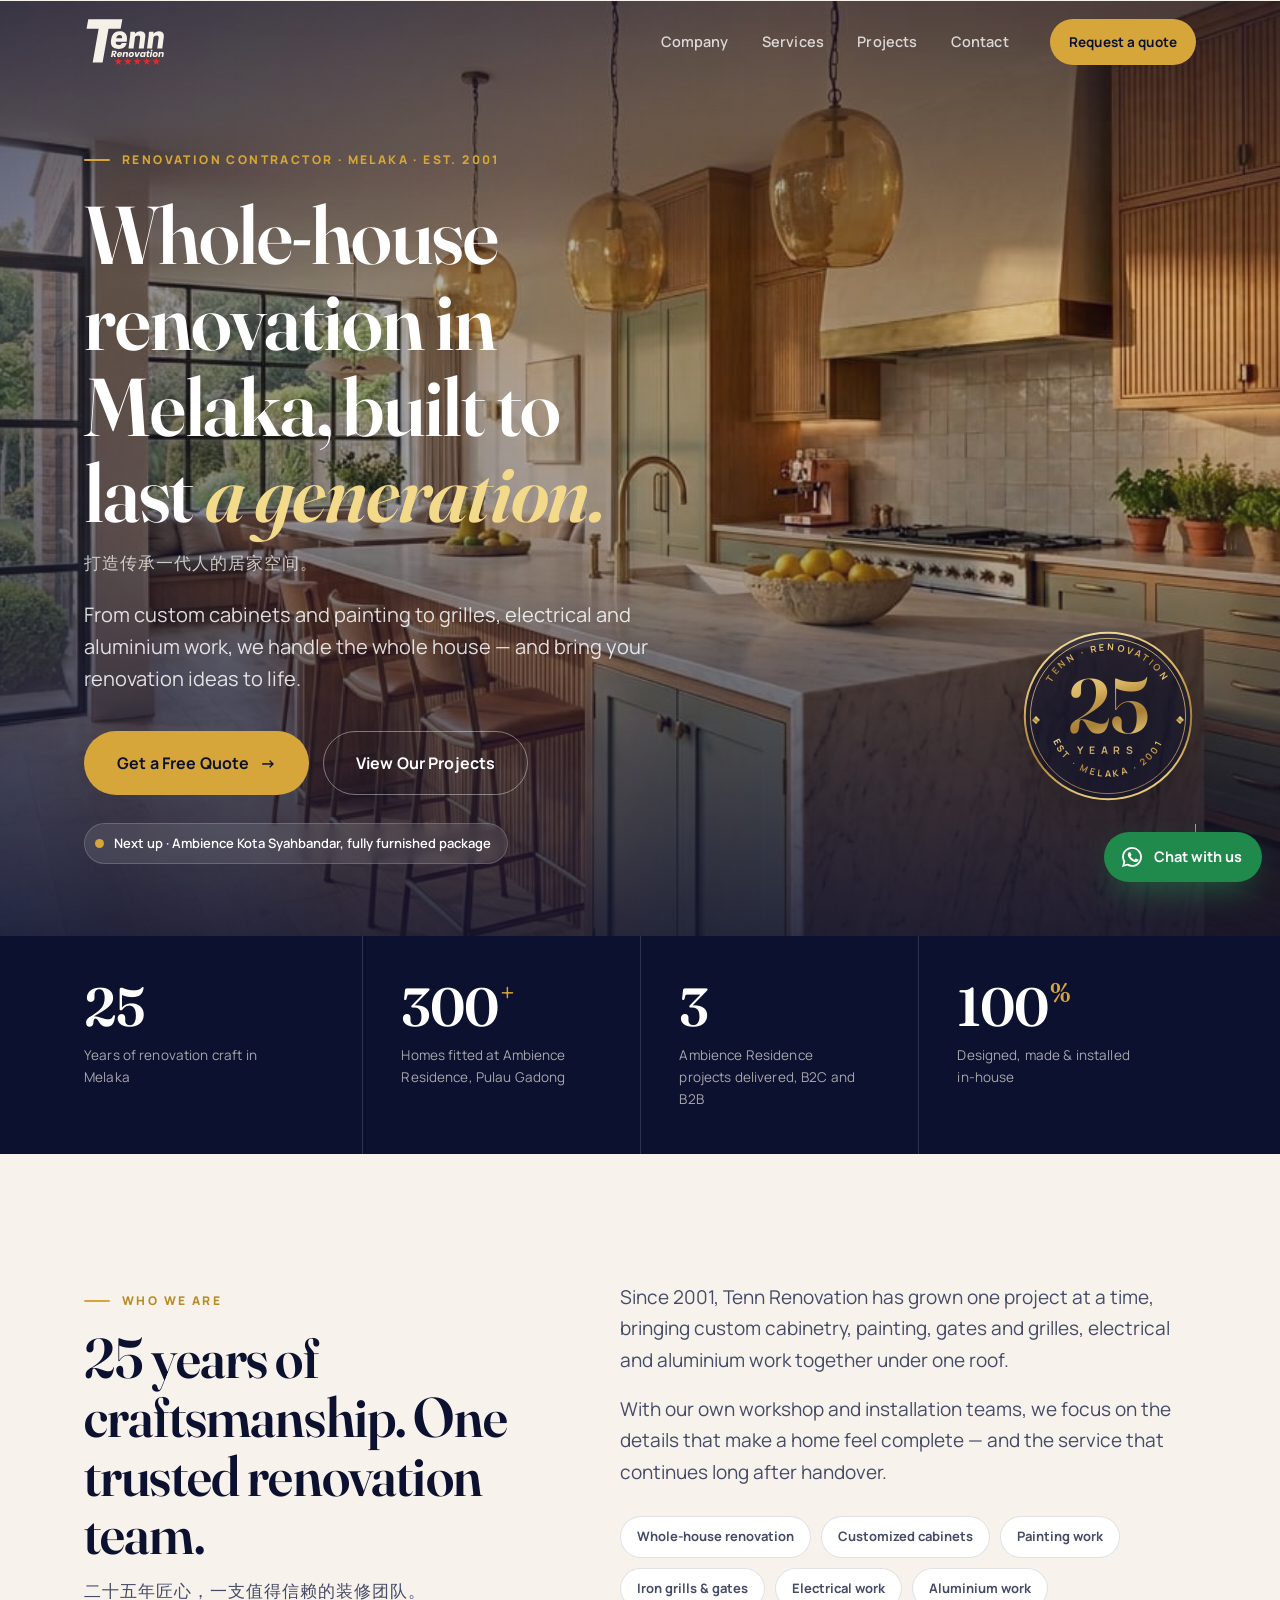
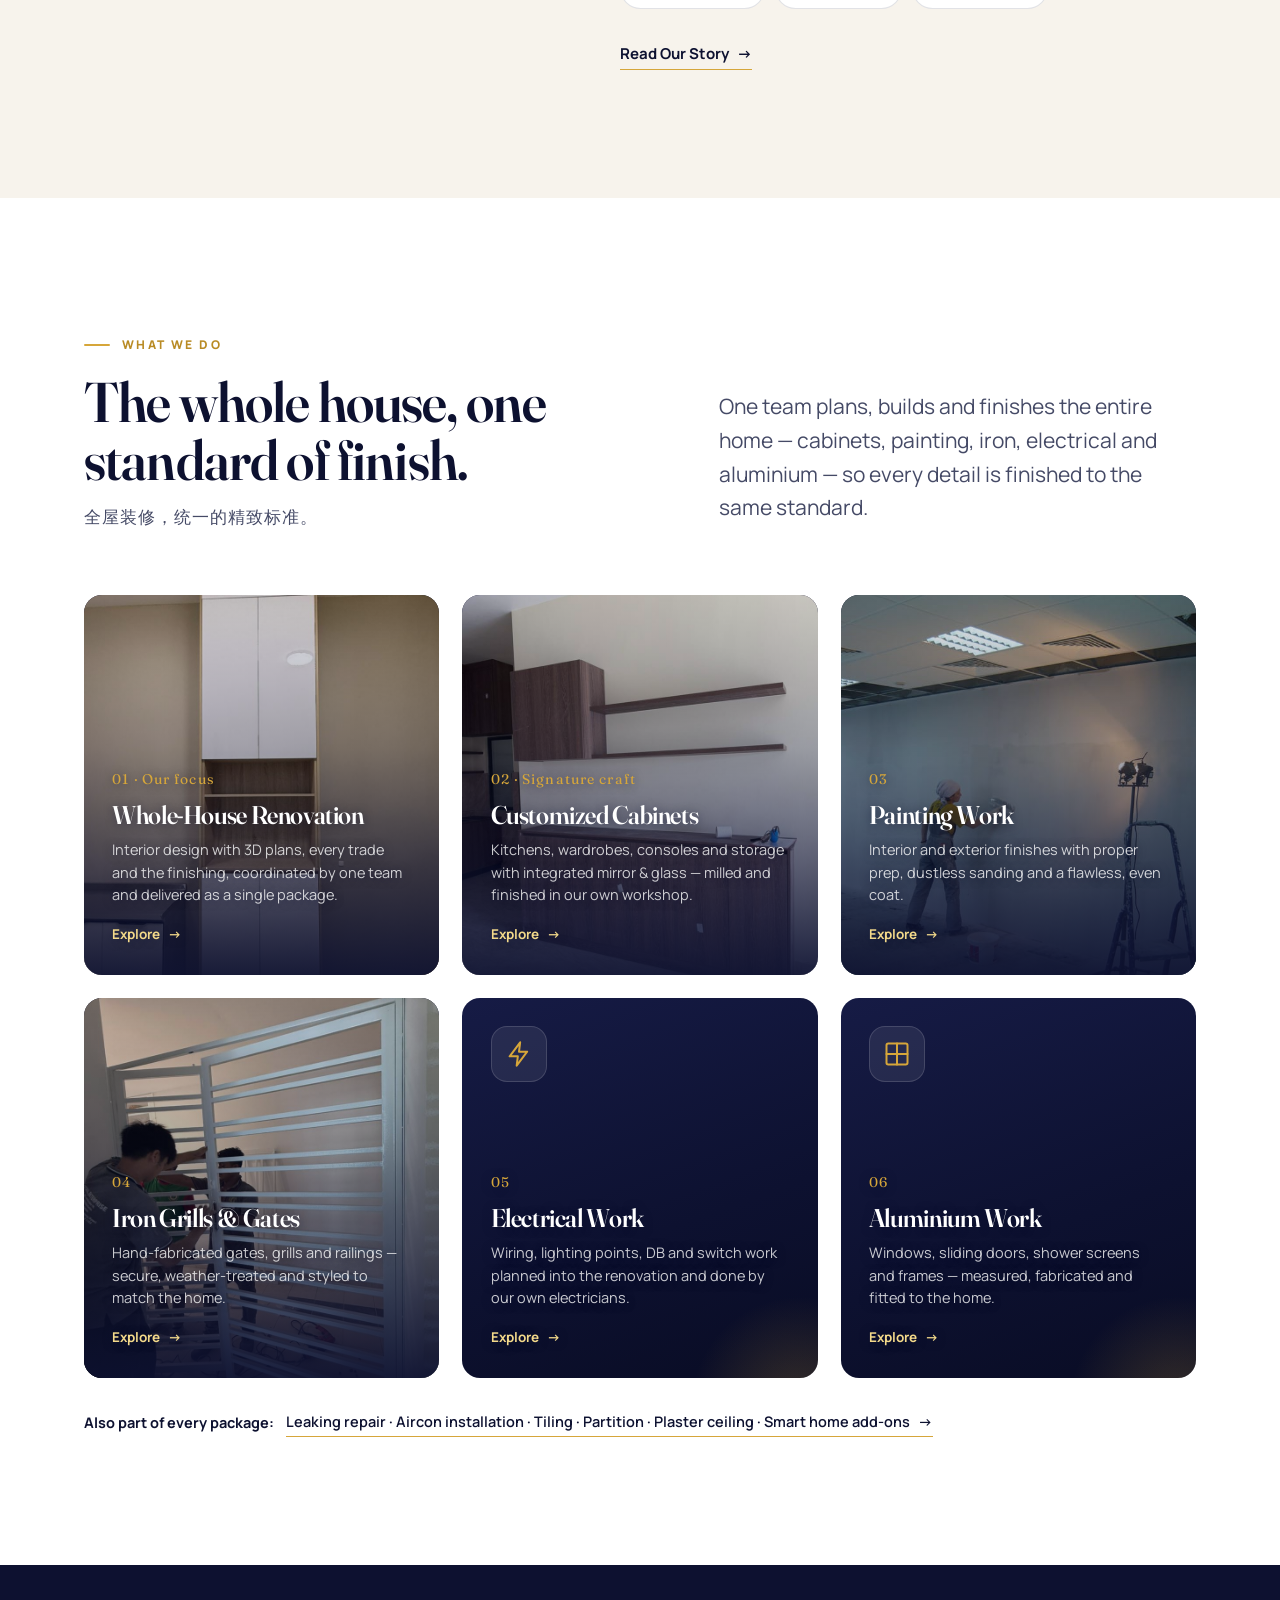
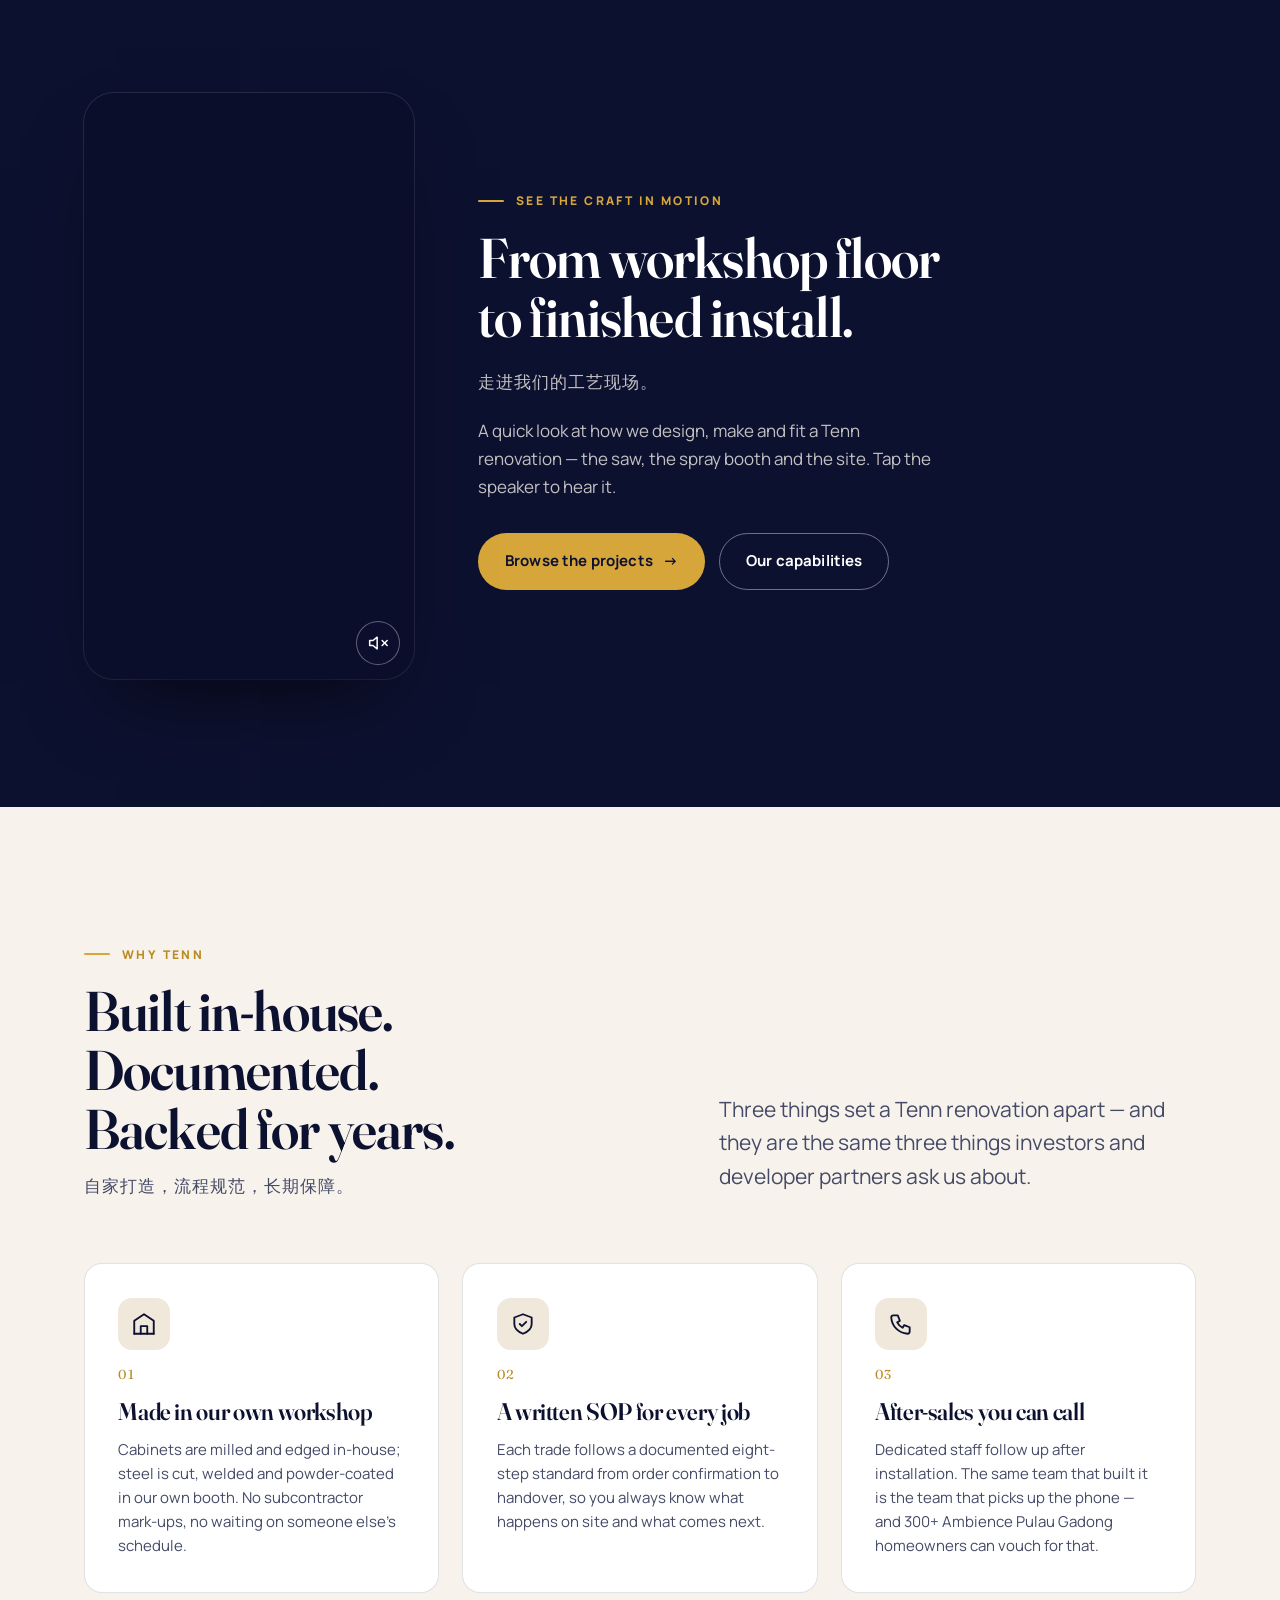
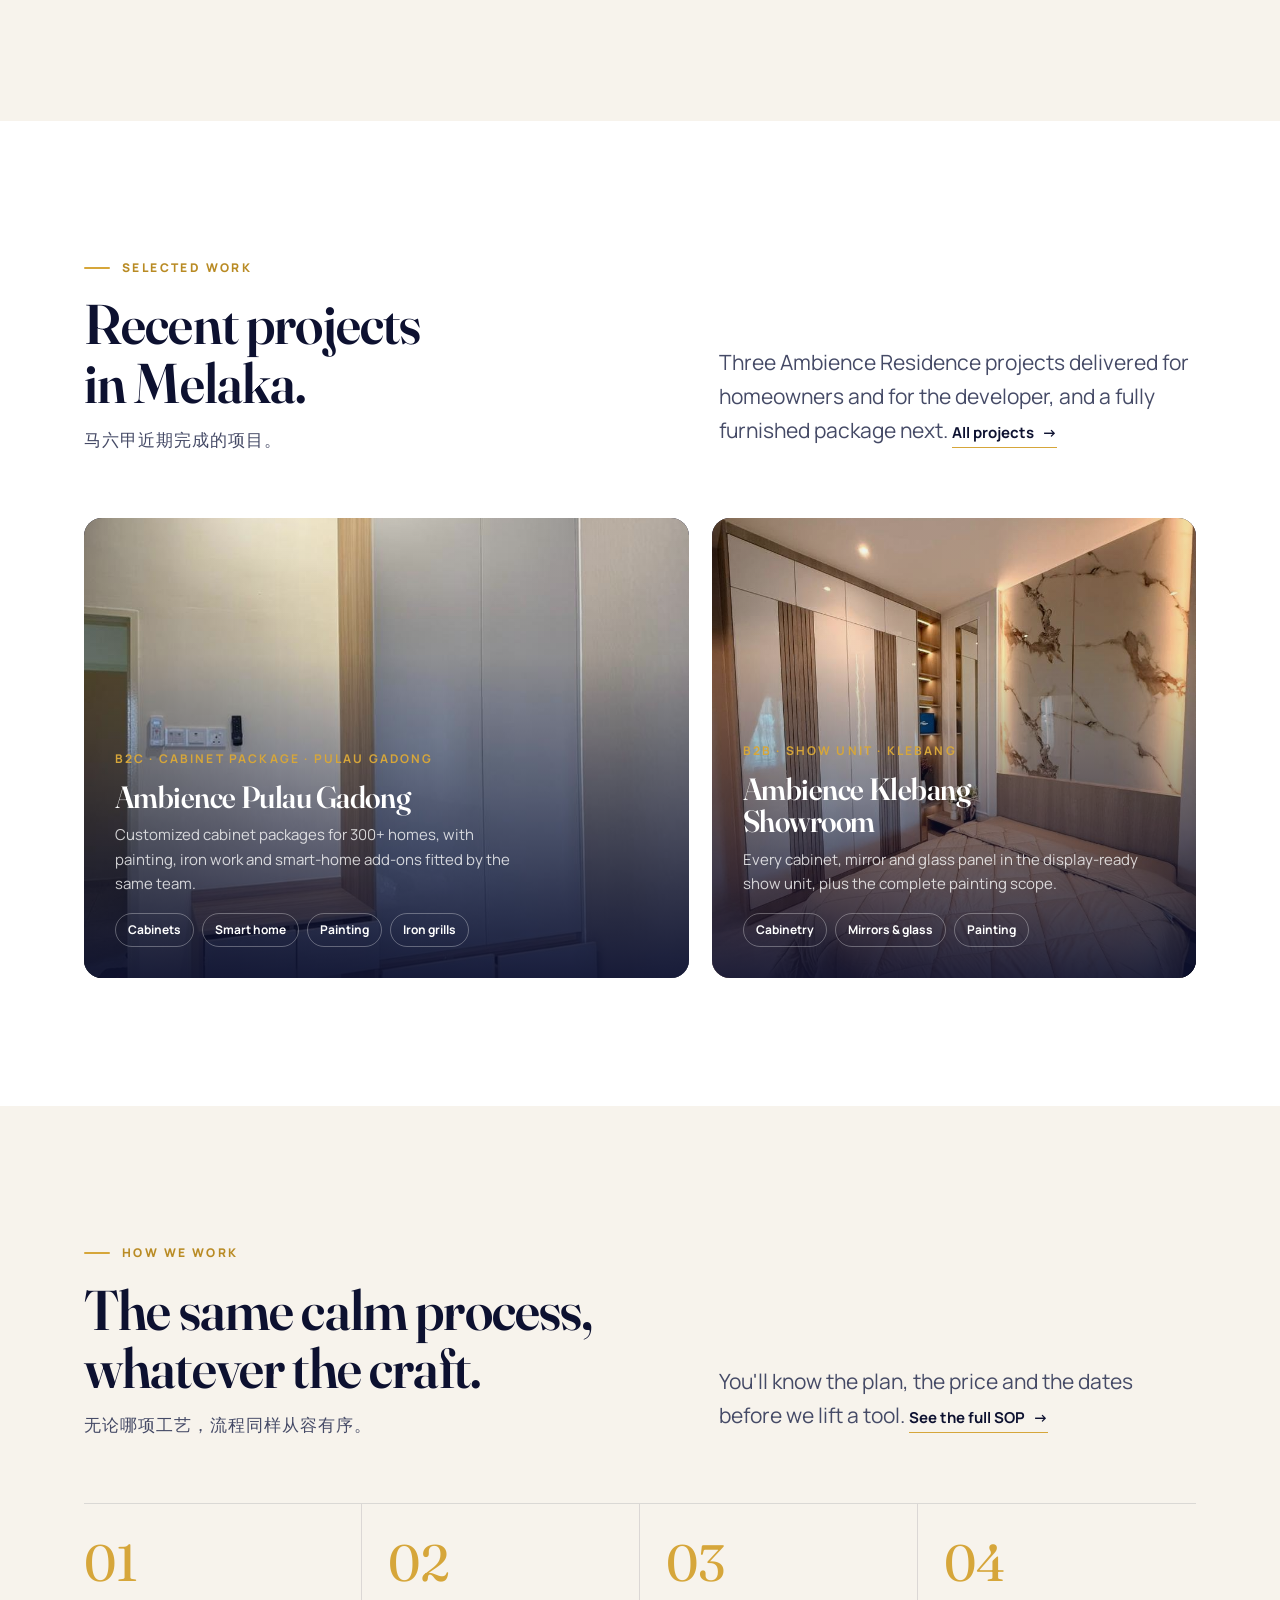
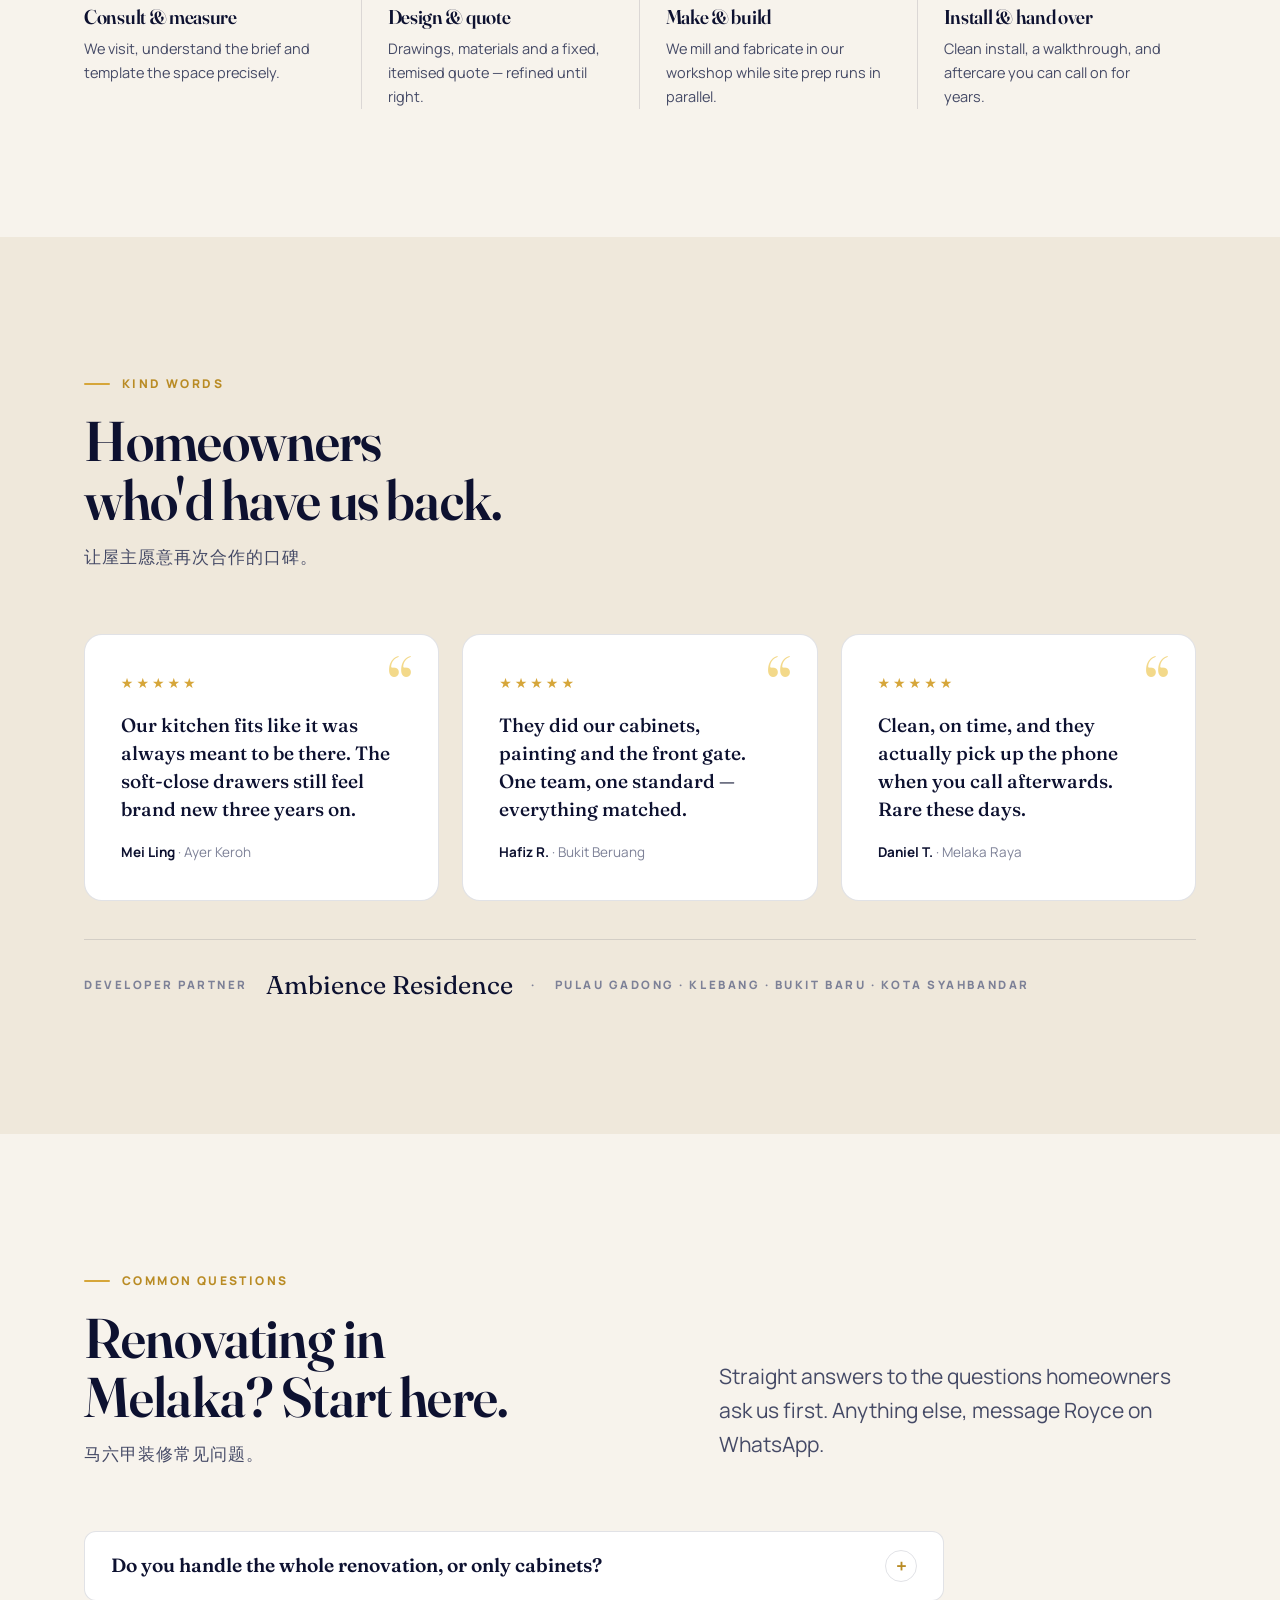
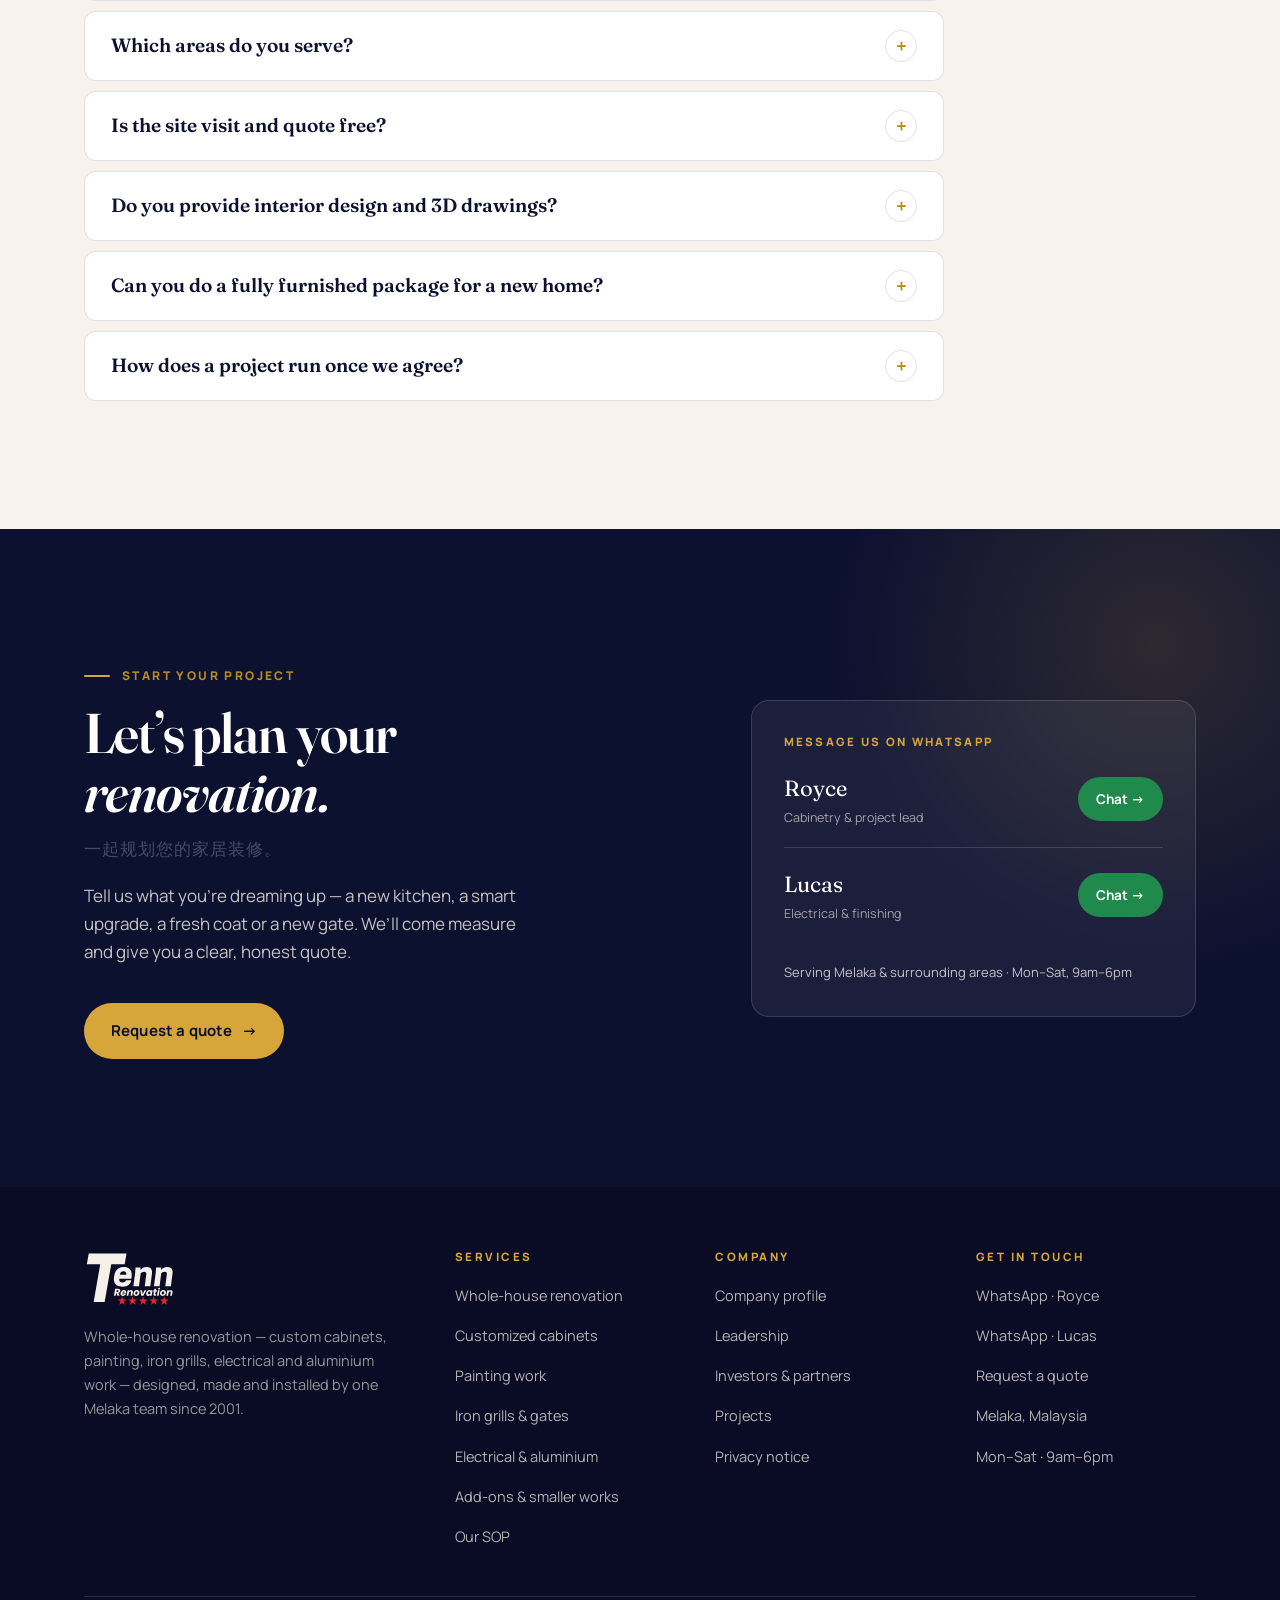
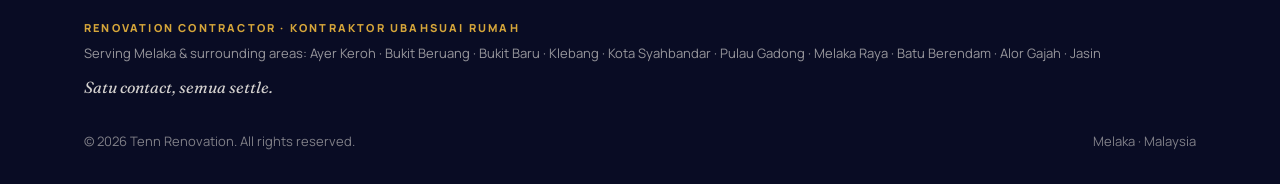
<file: index.html>
<!DOCTYPE html>
<html lang="en">
<head>
<meta charset="UTF-8">
<meta name="viewport" content="width=device-width, initial-scale=1.0">
<title>Renovation Contractor in Melaka | Whole-House Renovation — Tenn Renovation</title>
<meta name="description" content="Tenn Renovation is a whole-house renovation contractor in Melaka since 2001: custom cabinets, painting, iron grills, electrical and aluminium work, interior design with 3D plans. Kontraktor renovation & ubahsuai rumah Melaka. Free site visit and quote.">
<meta name="theme-color" content="#0d1130">
<link rel="canonical" href="https://tennrenovation.com/">
<link rel="icon" href="media/favicon.svg" type="image/svg+xml">
<link rel="apple-touch-icon" href="media/apple-touch-icon.png">
<meta property="og:type" content="website">
<meta property="og:site_name" content="Tenn Renovation">
<meta property="og:title" content="Renovation Contractor in Melaka | Whole-House Renovation — Tenn Renovation">
<meta property="og:description" content="Tenn Renovation is a whole-house renovation contractor in Melaka since 2001: custom cabinets, painting, iron grills, electrical and aluminium work, interior design with 3D plans. Kontraktor renovation & ubahsuai rumah Melaka. Free site visit and quote.">
<meta property="og:url" content="https://tennrenovation.com/">
<meta property="og:image" content="https://tennrenovation.com/media/og-cover.jpg">
<meta property="og:locale" content="en_MY">
<meta name="twitter:card" content="summary_large_image">
<link rel="preconnect" href="https://fonts.googleapis.com">
<link rel="preconnect" href="https://fonts.gstatic.com" crossorigin>
<link rel="stylesheet" href="https://fonts.googleapis.com/css2?family=Fraunces:ital,opsz,wght@0,9..144,500;0,9..144,600;0,9..144,700;1,9..144,500;1,9..144,600&family=Manrope:wght@400;500;600;700;800&display=swap">
<link rel="preload" as="image" href="media/hero-kitchen.jpg" fetchpriority="high">
<link rel="stylesheet" href="styles.css?v=20261118b">
<script type="application/ld+json">
{
  "@context": "https://schema.org",
  "@type": "HomeAndConstructionBusiness",
  "@id": "https://tennrenovation.com/#business",
  "name": "Tenn Renovation",
  "url": "https://tennrenovation.com/",
  "logo": "https://tennrenovation.com/media/tenn-logo.svg",
  "image": "https://tennrenovation.com/media/hero-kitchen.jpg",
  "description": "Whole-house renovation in Melaka since 2001: custom cabinets, painting, iron grills, electrical and aluminium work, designed, made and installed by one team.",
  "telephone": "+60109718663",
  "foundingDate": "2001",
  "priceRange": "$$",
  "address": { "@type": "PostalAddress", "addressLocality": "Melaka", "addressRegion": "Melaka", "addressCountry": "MY" },
  "areaServed": [ { "@type": "State", "name": "Melaka" }, { "@type": "Place", "name": "Ayer Keroh" }, { "@type": "Place", "name": "Bukit Beruang" }, { "@type": "Place", "name": "Bukit Baru" }, { "@type": "Place", "name": "Klebang" }, { "@type": "Place", "name": "Kota Syahbandar" }, { "@type": "Place", "name": "Pulau Gadong" }, { "@type": "Place", "name": "Melaka Raya" }, { "@type": "Place", "name": "Batu Berendam" }, { "@type": "Place", "name": "Alor Gajah" }, { "@type": "Place", "name": "Jasin" } ],
  "slogan": "Satu contact, semua settle.",
  "sameAs": ["https://www.facebook.com/tennfastenersmelaka/"],
  "openingHoursSpecification": [{
    "@type": "OpeningHoursSpecification",
    "dayOfWeek": ["Monday","Tuesday","Wednesday","Thursday","Friday","Saturday"],
    "opens": "09:00", "closes": "18:00"
  }],
  "contactPoint": [
    { "@type": "ContactPoint", "contactType": "sales", "name": "Royce", "telephone": "+60109718663", "availableLanguage": ["en","zh","ms"] },
    { "@type": "ContactPoint", "contactType": "sales", "name": "Lucas", "telephone": "+60163303178", "availableLanguage": ["en","zh","ms"] }
  ],
  "makesOffer": [
    { "@type": "Offer", "itemOffered": { "@type": "Service", "name": "Whole-house renovation", "url": "https://tennrenovation.com/services.html#whole-house" } },
    { "@type": "Offer", "itemOffered": { "@type": "Service", "name": "Customized cabinets", "url": "https://tennrenovation.com/services.html#cabinetry" } },
    { "@type": "Offer", "itemOffered": { "@type": "Service", "name": "Painting work", "url": "https://tennrenovation.com/services.html#painting" } },
    { "@type": "Offer", "itemOffered": { "@type": "Service", "name": "Iron grills and gates", "url": "https://tennrenovation.com/services.html#iron-grills" } },
    { "@type": "Offer", "itemOffered": { "@type": "Service", "name": "Electrical work", "url": "https://tennrenovation.com/services.html#electrical" } },
    { "@type": "Offer", "itemOffered": { "@type": "Service", "name": "Aluminium work", "url": "https://tennrenovation.com/services.html#electrical" } }
  ]
}
</script>
</head>
<body>

<a class="skip-link" href="#main">Skip to content</a>

<!-- ============ HEADER ============ -->
<header class="site-head over-dark" id="siteHead">
  <div class="wrap bar">
    <a class="brand" href="index.html" aria-label="Tenn Renovation home">
      <img class="logo-mark logo-dark" src="media/tenn-logo.svg" alt="Tenn Renovation" width="640" height="392">
      <img class="logo-mark logo-light" src="media/tenn-logo-light.svg" alt="" aria-hidden="true" width="640" height="392">
    </a>
    <nav class="nav" id="siteNav" aria-label="Primary">
      <a class="link" href="company.html">Company</a>
      <a class="link" href="services.html">Services</a>
      <a class="link" href="projects.html">Projects</a>
      <a class="link" href="quote.html">Contact</a>
      <div class="nav-cta">
        <a class="btn btn-brass btn-sm" href="quote.html">Request a quote</a>
      </div>
    </nav>
    <div class="bar-actions">
      <a class="btn btn-brass btn-sm" href="quote.html">Get a quote</a>
      <button class="menu-btn" id="menuBtn" type="button" aria-label="Open menu" aria-expanded="false" aria-controls="siteNav"><span></span><span></span><span></span></button>
    </div>
  </div>
</header>
<main id="main">

<!-- ============ HERO ============ -->
<section class="hero">
  <div class="hero-media">
    <img class="shot" src="media/hero-kitchen.jpg" alt="Custom kitchen with green island, walnut cabinetry and marble worktop at golden hour" width="1584" height="672" fetchpriority="high" decoding="async">
  </div>
  <div class="wrap hero-inner">
    <div>
      <span class="eyebrow">Renovation contractor · Melaka · Est. 2001</span>
      <h1 style="max-width:15ch">Whole-house renovation in Melaka, built to last <em>a generation.</em></h1>
      <p class="zh-head" lang="zh">打造传承一代人的居家空间。</p>
      <p class="hero-sub">From custom cabinets and painting to grilles, electrical and aluminium work, we handle the whole house — and bring your renovation ideas to life.</p>
      <div class="hero-actions">
        <a class="btn btn-brass btn-lg" href="quote.html">Get a Free Quote <span class="arr">→</span></a>
        <a class="btn btn-ghost inv btn-lg" href="projects.html">View Our Projects</a>
      </div>
      <a class="hero-note" href="projects.html#kota-syahbandar"><span class="pulse"></span> Next up · Ambience Kota Syahbandar, fully furnished package</a>
    </div>
    <div class="hero-side">
      <div class="hero-badge" aria-label="Twenty-five years of craft, established 2001">
          <svg class="seal" viewBox="0 0 220 220" role="img">
            <defs>
              <linearGradient id="gold" x1="0" y1="0" x2="0.25" y2="1"><stop offset="0" stop-color="#f7e3a6"/><stop offset="0.4" stop-color="#d8b463"/><stop offset="0.52" stop-color="#c19a48"/><stop offset="0.74" stop-color="#a87f37"/><stop offset="1" stop-color="#e6c878"/></linearGradient>
              <linearGradient id="goldSoft" x1="0" y1="0" x2="0" y2="1"><stop offset="0" stop-color="#eccf86"/><stop offset="1" stop-color="#b08d52"/></linearGradient>
              <path id="arcTop" d="M 28 110 A 82 82 0 0 1 192 110"/><path id="arcBot" d="M 34 110 A 76 76 0 0 0 186 110"/>
            </defs>
            <circle cx="110" cy="110" r="104" fill="rgba(13,17,48,.5)"/>
            <circle cx="110" cy="110" r="104" fill="none" stroke="url(#gold)" stroke-width="2.5"/>
            <circle cx="110" cy="110" r="97" fill="none" stroke="url(#goldSoft)" stroke-width="1"/>
            <text class="seal-arc" fill="url(#gold)"><textPath href="#arcTop" startOffset="50%" text-anchor="middle">TENN&#160;·&#160;RENOVATION</textPath></text>
            <text class="seal-arc" fill="url(#gold)"><textPath href="#arcBot" startOffset="50%" text-anchor="middle">EST&#160;·&#160;MELAKA&#160;·&#160;2001</textPath></text>
            <rect width="7" height="7" transform="translate(20 110) rotate(45)" fill="url(#gold)"/><rect width="7" height="7" transform="translate(200 110) rotate(45)" fill="url(#gold)"/>
            <text class="seal-num" x="110" y="131" text-anchor="middle" fill="url(#gold)">25</text>
            <text class="seal-years" x="110" y="157" text-anchor="middle" fill="url(#goldSoft)">YEARS</text>
          </svg>
        </div>
      <span class="hero-scroll">Scroll</span>
    </div>
  </div>
</section>

<!-- ============ STATS ============ -->
<section class="stats" aria-label="Key figures">
  <div class="wrap">
    <div class="row">
      <div class="cell"><div class="n" data-count="25">25</div><div class="t">Years of renovation craft in Melaka</div></div>
      <div class="cell"><div class="n" data-count="300" data-suffix="+">300+</div><div class="t">Homes fitted at Ambience Residence, Pulau Gadong</div></div>
      <div class="cell"><div class="n" data-count="3">3</div><div class="t">Ambience Residence projects delivered, B2C and B2B</div></div>
      <div class="cell"><div class="n" data-count="100" data-suffix="%">100%</div><div class="t">Designed, made &amp; installed in-house</div></div>
    </div>
  </div>
</section>

<!-- ============ STATEMENT ============ -->
<section class="section">
  <div class="wrap">
    <div class="statement">
      <div class="reveal">
        <span class="eyebrow">Who we are</span>
        <h2>25 years of craftsmanship. One trusted renovation team.</h2>
        <p class="zh-head" lang="zh">二十五年匠心，一支值得信赖的装修团队。</p>
      </div>
      <div class="copy reveal">
        <p>Since 2001, Tenn Renovation has grown one project at a time, bringing custom cabinetry, painting, gates and grilles, electrical and aluminium work together under one roof.</p>
        <p>With our own workshop and installation teams, we focus on the details that make a home feel complete — and the service that continues long after handover.</p>
        <div class="marks">
          <span>Whole-house renovation</span><span>Customized cabinets</span><span>Painting work</span><span>Iron grills &amp; gates</span><span>Electrical work</span><span>Aluminium work</span>
        </div>
        <p style="margin-top:28px"><a class="text-link" href="company.html">Read Our Story <span class="arr">→</span></a></p>
      </div>
    </div>
  </div>
</section>

<!-- ============ SERVICES ============ -->
<section class="section on-paper" id="services">
  <div class="wrap">
    <div class="sec-head reveal">
      <div>
        <span class="eyebrow">What we do</span>
        <h2>The whole house, one standard of finish.</h2>
        <p class="zh-head" lang="zh">全屋装修，统一的精致标准。</p>
      </div>
      <p class="lead">One team plans, builds and finishes the entire home — cabinets, painting, iron, electrical and aluminium — so every detail is finished to the same standard.</p>
    </div>
    <div class="svc-grid six">
      <a class="svc-card reveal" href="services.html#whole-house">
        <div class="pic"><img class="shot" src="media/ambience-feature-wall.jpg" alt="Walnut feature wall with floating cabinet, display shelves and low sideboard in a finished Ambience home" width="810" height="1080" loading="lazy" decoding="async"></div>
        <div class="body"><span class="ix">01 · Our focus</span><h3>Whole-House Renovation</h3><p>Interior design with 3D plans, every trade and the finishing, coordinated by one team and delivered as a single package.</p><span class="more">Explore <span class="arr">→</span></span></div>
      </a>
      <a class="svc-card reveal" href="services.html#cabinetry">
        <div class="pic"><img class="shot" src="media/ambience-pantry.jpg" alt="Full-height white gloss and oak kitchen pantry unit with open display niche" width="810" height="1080" loading="lazy" decoding="async"></div>
        <div class="body"><span class="ix">02 · Signature craft</span><h3>Customized Cabinets</h3><p>Kitchens, wardrobes, consoles and storage with integrated mirror &amp; glass — milled and finished in our own workshop.</p><span class="more">Explore <span class="arr">→</span></span></div>
      </a>
      <a class="svc-card reveal" href="services.html#painting">
        <div class="pic"><img class="shot" src="media/painting-work.jpg" alt="Painter skim-coating and finishing an interior wall on site" width="800" height="600" loading="lazy" decoding="async"></div>
        <div class="body"><span class="ix">03</span><h3>Painting Work</h3><p>Interior and exterior finishes with proper prep, dustless sanding and a flawless, even coat.</p><span class="more">Explore <span class="arr">→</span></span></div>
      </a>
      <a class="svc-card reveal" href="services.html#iron-grills">
        <div class="pic"><img class="shot" src="media/iron-install-gate.jpg" alt="Powder-coated white horizontal-slat security gate being fitted in a Melaka home" width="810" height="1080" loading="lazy" decoding="async"></div>
        <div class="body"><span class="ix">04</span><h3>Iron Grills &amp; Gates</h3><p>Hand-fabricated gates, grills and railings — secure, weather-treated and styled to match the home.</p><span class="more">Explore <span class="arr">→</span></span></div>
      </a>
      <a class="svc-card noimg reveal" href="services.html#electrical">
        <div class="glyph" aria-hidden="true"><svg viewBox="0 0 24 24" fill="none" stroke="currentColor" stroke-width="1.7" stroke-linecap="round" stroke-linejoin="round"><path d="M13 2 4 14h7l-1 8 9-12h-7z"/></svg></div>
        <div class="body"><span class="ix">05</span><h3>Electrical Work</h3><p>Wiring, lighting points, DB and switch work planned into the renovation and done by our own electricians.</p><span class="more">Explore <span class="arr">→</span></span></div>
      </a>
      <a class="svc-card noimg reveal" href="services.html#electrical">
        <div class="glyph" aria-hidden="true"><svg viewBox="0 0 24 24" fill="none" stroke="currentColor" stroke-width="1.7" stroke-linecap="round" stroke-linejoin="round"><rect x="3" y="3" width="18" height="18" rx="1.5"/><path d="M12 3v18M3 12h18"/></svg></div>
        <div class="body"><span class="ix">06</span><h3>Aluminium Work</h3><p>Windows, sliding doors, shower screens and frames — measured, fabricated and fitted to the home.</p><span class="more">Explore <span class="arr">→</span></span></div>
      </a>
    </div>
    <p class="also reveal"><b>Also part of every package:</b> <a href="services.html#add-ons">Leaking repair · Aircon installation · Tiling · Partition · Plaster ceiling · Smart home add-ons <span class="arr">→</span></a></p>
  </div>
</section>

<!-- ============ SHOWCASE ============ -->
<section class="section on-ink showcase" id="showcase">
  <div class="wrap">
    <div class="split">
      <div class="vframe reveal">
        <video id="reel" src="media/showcase.mp4" autoplay loop muted playsinline preload="metadata" aria-label="Tenn Renovation showcase reel"></video>
        <button class="mute" id="reelMute" aria-label="Unmute video" aria-pressed="false">
          <svg id="muteIcon" viewBox="0 0 24 24" fill="none" stroke="currentColor" stroke-width="1.8" stroke-linecap="round" stroke-linejoin="round"><path d="M11 5 6 9H2v6h4l5 4V5z"></path><line x1="23" y1="9" x2="17" y2="15"></line><line x1="17" y1="9" x2="23" y2="15"></line></svg>
        </button>
      </div>
      <div class="txt reveal">
        <span class="eyebrow">See the craft in motion</span>
        <h2>From workshop floor to finished install.</h2>
        <p class="zh-head" lang="zh">走进我们的工艺现场。</p>
        <p>A quick look at how we design, make and fit a Tenn renovation — the saw, the spray booth and the site. Tap the speaker to hear it.</p>
        <div class="actions">
          <a class="btn btn-brass" href="projects.html">Browse the projects <span class="arr">→</span></a>
          <a class="btn btn-ghost inv" href="company.html#capabilities">Our capabilities</a>
        </div>
      </div>
    </div>
  </div>
</section>

<!-- ============ WHY TENN ============ -->
<section class="section">
  <div class="wrap">
    <div class="sec-head reveal">
      <div>
        <span class="eyebrow">Why Tenn</span>
        <h2>Built in-house. Documented. Backed for years.</h2>
        <p class="zh-head" lang="zh">自家打造，流程规范，长期保障。</p>
      </div>
      <p class="lead">Three things set a Tenn renovation apart — and they are the same three things investors and developer partners ask us about.</p>
    </div>
    <div class="pillars">
      <div class="pillar reveal"><div class="ic"><svg viewBox="0 0 24 24" fill="none" stroke="currentColor" stroke-width="1.7" stroke-linecap="round" stroke-linejoin="round"><path d="M3 21V9l9-6 9 6v12"/><path d="M9 21v-7h6v7"/><path d="M3 21h18"/></svg></div><span class="num">01</span><h3>Made in our own workshop</h3><p>Cabinets are milled and edged in-house; steel is cut, welded and powder-coated in our own booth. No subcontractor mark-ups, no waiting on someone else's schedule.</p></div>
      <div class="pillar reveal"><div class="ic"><svg viewBox="0 0 24 24" fill="none" stroke="currentColor" stroke-width="1.7" stroke-linecap="round" stroke-linejoin="round"><path d="M12 3l8 3v6c0 4-3 7-8 9-5-2-8-5-8-9V6z"/><path d="M9 12l2 2 4-4"/></svg></div><span class="num">02</span><h3>A written SOP for every job</h3><p>Each trade follows a documented eight-step standard from order confirmation to handover, so you always know what happens on site and what comes next.</p></div>
      <div class="pillar reveal"><div class="ic"><svg viewBox="0 0 24 24" fill="none" stroke="currentColor" stroke-width="1.7" stroke-linecap="round" stroke-linejoin="round"><path d="M5 4h4l2 5-2.5 1.5a11 11 0 0 0 5 5L15 13l5 2v4a2 2 0 0 1-2 2A16 16 0 0 1 3 6a2 2 0 0 1 2-2"/></svg></div><span class="num">03</span><h3>After-sales you can call</h3><p>Dedicated staff follow up after installation. The same team that built it is the team that picks up the phone — and 300+ Ambience Pulau Gadong homeowners can vouch for that.</p></div>
    </div>
  </div>
</section>

<!-- ============ PROJECTS ============ -->
<section class="section on-paper" id="work">
  <div class="wrap">
    <div class="sec-head reveal">
      <div>
        <span class="eyebrow">Selected work</span>
        <h2>Recent projects in Melaka.</h2>
        <p class="zh-head" lang="zh">马六甲近期完成的项目。</p>
      </div>
      <p class="lead">Three Ambience Residence projects delivered for homeowners and for the developer, and a fully furnished package next. <a class="text-link" href="projects.html">All projects <span class="arr">→</span></a></p>
    </div>
    <div class="proj-grid">
      <a class="proj-card reveal" href="projects.html#ambience">
        <div class="pic"><img class="shot" src="media/ambience-wardrobe-dresser.jpg" alt="Grey high-gloss bedroom wardrobe with built-in oak dressing table, Ambience Residence Pulau Gadong" width="810" height="1080" loading="lazy" decoding="async"></div>
        <div class="body"><span class="loc">B2C · Cabinet package · Pulau Gadong</span><h3>Ambience Pulau Gadong</h3><p>Customized cabinet packages for 300+ homes, with painting, iron work and smart-home add-ons fitted by the same team.</p><div class="tags"><span>Cabinets</span><span>Smart home</span><span>Painting</span><span>Iron grills</span></div></div>
      </a>
      <a class="proj-card reveal" href="projects.html#klebang">
        <div class="pic"><img class="shot" src="media/showroom-master.jpg" alt="Marble feature headboard with white gloss wardrobe and fluted inserts, Klebang showroom" width="810" height="1080" loading="lazy" decoding="async"></div>
        <div class="body"><span class="loc">B2B · Show unit · Klebang</span><h3>Ambience Klebang Showroom</h3><p>Every cabinet, mirror and glass panel in the display-ready show unit, plus the complete painting scope.</p><div class="tags"><span>Cabinetry</span><span>Mirrors &amp; glass</span><span>Painting</span></div></div>
      </a>
    </div>
  </div>
</section>

<!-- ============ PROCESS ============ -->
<section class="section">
  <div class="wrap">
    <div class="sec-head reveal">
      <div>
        <span class="eyebrow">How we work</span>
        <h2>The same calm process, whatever the craft.</h2>
        <p class="zh-head" lang="zh">无论哪项工艺，流程同样从容有序。</p>
      </div>
      <p class="lead">You'll know the plan, the price and the dates before we lift a tool. <a class="text-link" href="services.html#process">See the full SOP <span class="arr">→</span></a></p>
    </div>
    <div class="proc reveal">
      <div class="step"><div class="k">01</div><h3>Consult &amp; measure</h3><p>We visit, understand the brief and template the space precisely.</p></div>
      <div class="step"><div class="k">02</div><h3>Design &amp; quote</h3><p>Drawings, materials and a fixed, itemised quote — refined until right.</p></div>
      <div class="step"><div class="k">03</div><h3>Make &amp; build</h3><p>We mill and fabricate in our workshop while site prep runs in parallel.</p></div>
      <div class="step"><div class="k">04</div><h3>Install &amp; hand over</h3><p>Clean install, a walkthrough, and aftercare you can call on for years.</p></div>
    </div>
  </div>
</section>

<!-- ============ TESTIMONIALS ============ -->
<section class="section on-cream2">
  <div class="wrap">
    <div class="sec-head reveal">
      <div>
        <span class="eyebrow">Kind words</span>
        <h2>Homeowners who'd have us back.</h2>
        <p class="zh-head" lang="zh">让屋主愿意再次合作的口碑。</p>
      </div>
    </div>
    <div class="quotes">
      <div class="quote reveal"><div class="stars">★★★★★</div><p>Our kitchen fits like it was always meant to be there. The soft-close drawers still feel brand new three years on.</p><div class="who"><b>Mei Ling</b> · Ayer Keroh</div></div>
      <div class="quote reveal"><div class="stars">★★★★★</div><p>They did our cabinets, painting and the front gate. One team, one standard — everything matched.</p><div class="who"><b>Hafiz R.</b> · Bukit Beruang</div></div>
      <div class="quote reveal"><div class="stars">★★★★★</div><p>Clean, on time, and they actually pick up the phone when you call afterwards. Rare these days.</p><div class="who"><b>Daniel T.</b> · Melaka Raya</div></div>
    </div>
    <div class="partner-row reveal"><span class="lbl">Developer partner</span><span class="name">Ambience Residence</span><span class="lbl">·</span><span class="lbl">Pulau Gadong · Klebang · Bukit Baru · Kota Syahbandar</span></div>
  </div>
</section>

<!-- ============ FAQ ============ -->
<section class="section" id="faq">
  <div class="wrap">
    <div class="sec-head reveal">
      <div>
        <span class="eyebrow">Common questions</span>
        <h2>Renovating in Melaka? Start here.</h2>
        <p class="zh-head" lang="zh">马六甲装修常见问题。</p>
      </div>
      <p class="lead">Straight answers to the questions homeowners ask us first. Anything else, message Royce on WhatsApp.</p>
    </div>
    <div class="faq-list">
      <details class="faq reveal"><summary>Do you handle the whole renovation, or only cabinets?</summary><p>The whole house. Most of our work is full-home renovation: interior design and 3D plans, custom cabinets, painting, iron grills and gates, electrical and aluminium work, plus tiling, plaster ceilings, partitions, aircon installation and leak repair. You deal with one contact from design to handover.</p></details>
      <details class="faq reveal"><summary>Which areas do you serve?</summary><p>We are based in Melaka and serve the whole state and surrounding areas, including Ayer Keroh, Bukit Beruang, Bukit Baru, Klebang, Kota Syahbandar, Pulau Gadong, Melaka Raya, Batu Berendam, Alor Gajah and Jasin.</p></details>
      <details class="faq reveal"><summary>Is the site visit and quote free?</summary><p>Yes. We visit, measure and template the space, then send a clear itemised quote with no obligation. Message Royce on WhatsApp or use the quote form to arrange it.</p></details>
      <details class="faq reveal"><summary>Do you provide interior design and 3D drawings?</summary><p>Yes. For whole-house and package renovations we prepare 3D models and plans first, so you can see the layout, cabinets and finishes before any work starts.</p></details>
      <details class="faq reveal"><summary>Can you do a fully furnished package for a new home?</summary><p>Yes. We deliver fully furnished packages for new homes, including the cabinet packages fitted for 300+ homes at Ambience Residence, Pulau Gadong, and the fully furnished package planned for Ambience Kota Syahbandar.</p></details>
      <details class="faq reveal"><summary>How does a project run once we agree?</summary><p>Every trade follows a written eight-step SOP: confirm the order, measure on site, customise, set the installation date, install, quality checks, clean up and handover. You know what happens on site and what comes next, and our after-sales staff follow up afterwards.</p></details>
    </div>
  </div>
</section>
<script type="application/ld+json">
{
  "@context": "https://schema.org",
  "@type": "FAQPage",
  "mainEntity": [
    {
      "@type": "Question",
      "name": "Do you handle the whole renovation, or only cabinets?",
      "acceptedAnswer": {
        "@type": "Answer",
        "text": "The whole house. Most of our work is full-home renovation: interior design and 3D plans, custom cabinets, painting, iron grills and gates, electrical and aluminium work, plus tiling, plaster ceilings, partitions, aircon installation and leak repair. You deal with one contact from design to handover."
      }
    },
    {
      "@type": "Question",
      "name": "Which areas do you serve?",
      "acceptedAnswer": {
        "@type": "Answer",
        "text": "We are based in Melaka and serve the whole state and surrounding areas, including Ayer Keroh, Bukit Beruang, Bukit Baru, Klebang, Kota Syahbandar, Pulau Gadong, Melaka Raya, Batu Berendam, Alor Gajah and Jasin."
      }
    },
    {
      "@type": "Question",
      "name": "Is the site visit and quote free?",
      "acceptedAnswer": {
        "@type": "Answer",
        "text": "Yes. We visit, measure and template the space, then send a clear itemised quote with no obligation. Message Royce on WhatsApp or use the quote form to arrange it."
      }
    },
    {
      "@type": "Question",
      "name": "Do you provide interior design and 3D drawings?",
      "acceptedAnswer": {
        "@type": "Answer",
        "text": "Yes. For whole-house and package renovations we prepare 3D models and plans first, so you can see the layout, cabinets and finishes before any work starts."
      }
    },
    {
      "@type": "Question",
      "name": "Can you do a fully furnished package for a new home?",
      "acceptedAnswer": {
        "@type": "Answer",
        "text": "Yes. We deliver fully furnished packages for new homes, including the cabinet packages fitted for 300+ homes at Ambience Residence, Pulau Gadong, and the fully furnished package planned for Ambience Kota Syahbandar."
      }
    },
    {
      "@type": "Question",
      "name": "How does a project run once we agree?",
      "acceptedAnswer": {
        "@type": "Answer",
        "text": "Every trade follows a written eight-step SOP: confirm the order, measure on site, customise, set the installation date, install, quality checks, clean up and handover. You know what happens on site and what comes next, and our after-sales staff follow up afterwards."
      }
    }
  ]
}
</script>

<!-- ============ CTA ============ -->
<section class="section cta" id="contact">
  <div class="wrap">
    <div class="inner">
      <div class="reveal">
        <span class="eyebrow">Start your project</span>
        <h2>Let’s plan your <em>renovation.</em></h2>
        <p class="zh-head" lang="zh">一起规划您的家居装修。</p>
        <p>Tell us what you’re dreaming up — a new kitchen, a smart upgrade, a fresh coat or a new gate. We’ll come measure and give you a clear, honest quote.</p>
        <div class="hero-actions"><a class="btn btn-brass" href="quote.html">Request a quote <span class="arr">→</span></a></div>
      </div>
      <div class="card reveal">
        <div class="lbl">Message us on WhatsApp</div>
        <div class="person">
          <div><div class="nm">Royce</div><div class="rl">Cabinetry &amp; project lead</div></div>
          <a class="wa-pill" href="https://wa.me/60109718663" target="_blank" rel="noopener">Chat →</a>
        </div>
        <div class="person">
          <div><div class="nm">Lucas</div><div class="rl">Electrical &amp; finishing</div></div>
          <a class="wa-pill" href="https://wa.me/60163303178" target="_blank" rel="noopener">Chat →</a>
        </div>
        <p class="fine">Serving Melaka &amp; surrounding areas · Mon–Sat, 9am–6pm</p>
      </div>
    </div>
  </div>
</section>

</main>

<!-- ============ FOOTER ============ -->
<footer class="foot">
  <div class="wrap">
    <div class="top">
      <div class="brand">
        <img class="logo-mark" src="media/tenn-logo-light.svg" alt="Tenn Renovation" width="640" height="392">
        <p class="bl">Whole-house renovation — custom cabinets, painting, iron grills, electrical and aluminium work — designed, made and installed by one Melaka team since 2001.</p>
      </div>
      <div>
        <h4>Services</h4>
        <ul>
          <li><a href="services.html#whole-house">Whole-house renovation</a></li>
          <li><a href="services.html#cabinetry">Customized cabinets</a></li>
          <li><a href="services.html#painting">Painting work</a></li>
          <li><a href="services.html#iron-grills">Iron grills &amp; gates</a></li>
          <li><a href="services.html#electrical">Electrical &amp; aluminium</a></li>
          <li><a href="services.html#add-ons">Add-ons &amp; smaller works</a></li>
          <li><a href="services.html#process">Our SOP</a></li>
        </ul>
      </div>
      <div>
        <h4>Company</h4>
        <ul>
          <li><a href="company.html">Company profile</a></li>
          <li><a href="company.html#leadership">Leadership</a></li>
          <li><a href="company.html#growth">Investors &amp; partners</a></li>
          <li><a href="projects.html">Projects</a></li>
          <li><a href="privacy.html">Privacy notice</a></li>
        </ul>
      </div>
      <div>
        <h4>Get in touch</h4>
        <ul>
          <li><a href="https://wa.me/60109718663" target="_blank" rel="noopener">WhatsApp · Royce</a></li>
          <li><a href="https://wa.me/60163303178" target="_blank" rel="noopener">WhatsApp · Lucas</a></li>
          <li><a href="quote.html">Request a quote</a></li>
          <li><span>Melaka, Malaysia</span></li>
          <li><span>Mon–Sat · 9am–6pm</span></li>
        </ul>
      </div>
    </div>
    <div class="areas">
      <span class="lbl">Renovation contractor · Kontraktor ubahsuai rumah</span>
      <span>Serving Melaka &amp; surrounding areas: Ayer Keroh · Bukit Beruang · Bukit Baru · Klebang · Kota Syahbandar · Pulau Gadong · Melaka Raya · Batu Berendam · Alor Gajah · Jasin</span>
      <span class="tag-line">Satu contact, semua settle.</span>
    </div>
    <div class="bot">
      <span>© 2026 Tenn Renovation. All rights reserved.</span>
      <span>Melaka · Malaysia</span>
    </div>
  </div>
</footer>

<!-- Floating WhatsApp button -->
<a class="wa-float" href="https://wa.me/60109718663?text=Hi%20Tenn%20Renovation%2C%20I%27d%20like%20to%20ask%20about%20a%20renovation." target="_blank" rel="noopener" aria-label="Chat with us on WhatsApp" data-track="floating-button">
  <svg viewBox="0 0 24 24" fill="currentColor" aria-hidden="true"><path d="M12.04 2C6.58 2 2.13 6.45 2.13 11.91c0 1.75.46 3.45 1.32 4.95L2 22l5.25-1.38a9.9 9.9 0 0 0 4.79 1.22h.01c5.46 0 9.91-4.45 9.91-9.91 0-2.65-1.03-5.14-2.9-7.01A9.82 9.82 0 0 0 12.04 2Zm0 1.84c2.16 0 4.19.84 5.72 2.37a8.04 8.04 0 0 1 2.37 5.71c0 4.46-3.63 8.08-8.09 8.08a8.1 8.1 0 0 1-4.12-1.13l-.3-.18-3.06.8.82-2.99-.19-.31a8.05 8.05 0 0 1-1.24-4.29c0-4.46 3.63-8.08 8.09-8.08Zm-2.6 3.32c-.18 0-.46.07-.7.34-.24.27-.93.91-.93 2.21 0 1.31.95 2.57 1.08 2.74.13.18 1.86 2.85 4.51 3.99.63.27 1.12.43 1.5.55.63.2 1.21.17 1.66.1.5-.07 1.55-.63 1.77-1.25.22-.61.22-1.14.15-1.25-.06-.11-.24-.18-.5-.31-.27-.13-1.55-.76-1.79-.85-.24-.09-.42-.13-.59.13-.18.27-.68.85-.83 1.03-.15.18-.31.2-.57.07-.27-.13-1.11-.41-2.12-1.31-.78-.7-1.31-1.56-1.46-1.82-.15-.27-.02-.41.11-.54.12-.12.27-.31.4-.46.13-.16.18-.27.27-.45.09-.18.04-.34-.02-.47-.07-.13-.59-1.42-.81-1.94-.21-.51-.43-.44-.59-.45h-.5Z"/></svg>
  <span>Chat with us</span>
</a>

<script src="site.js?v=20261118b"></script>
</body>
</html>
</file>
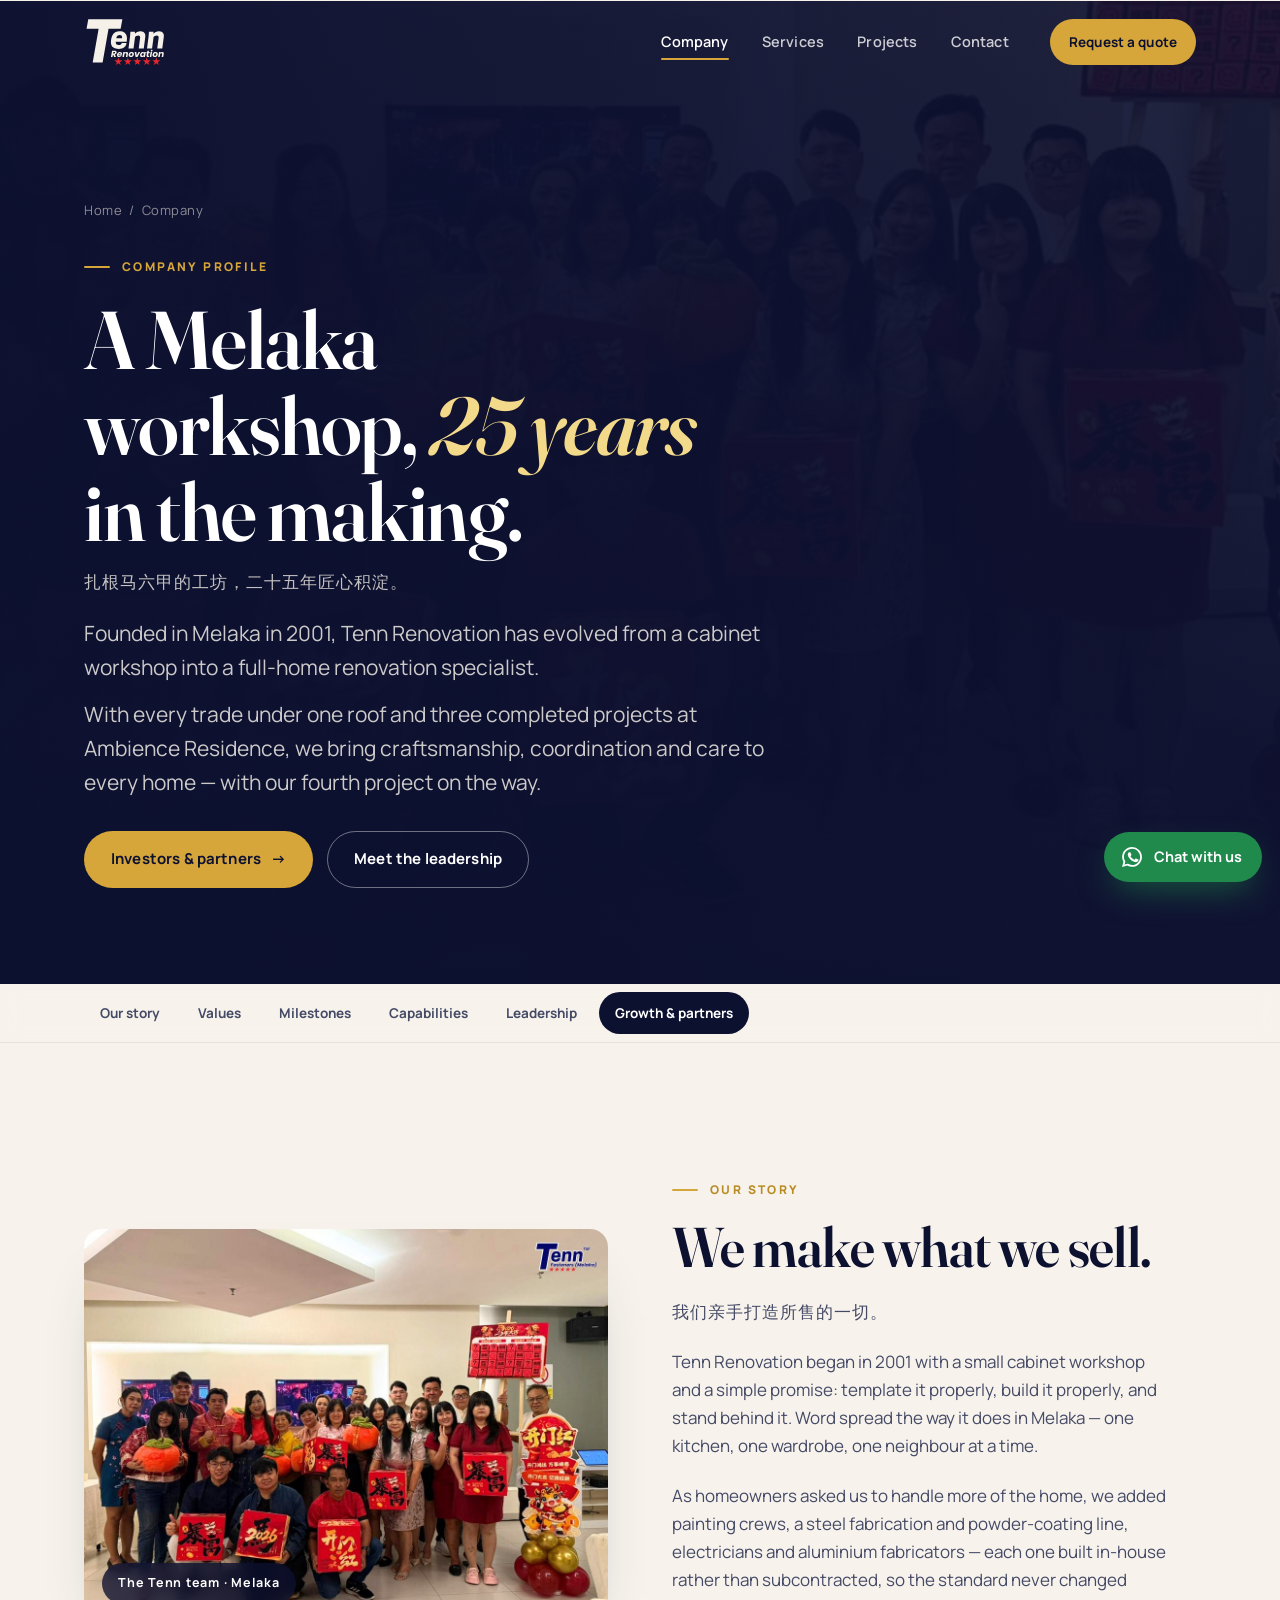
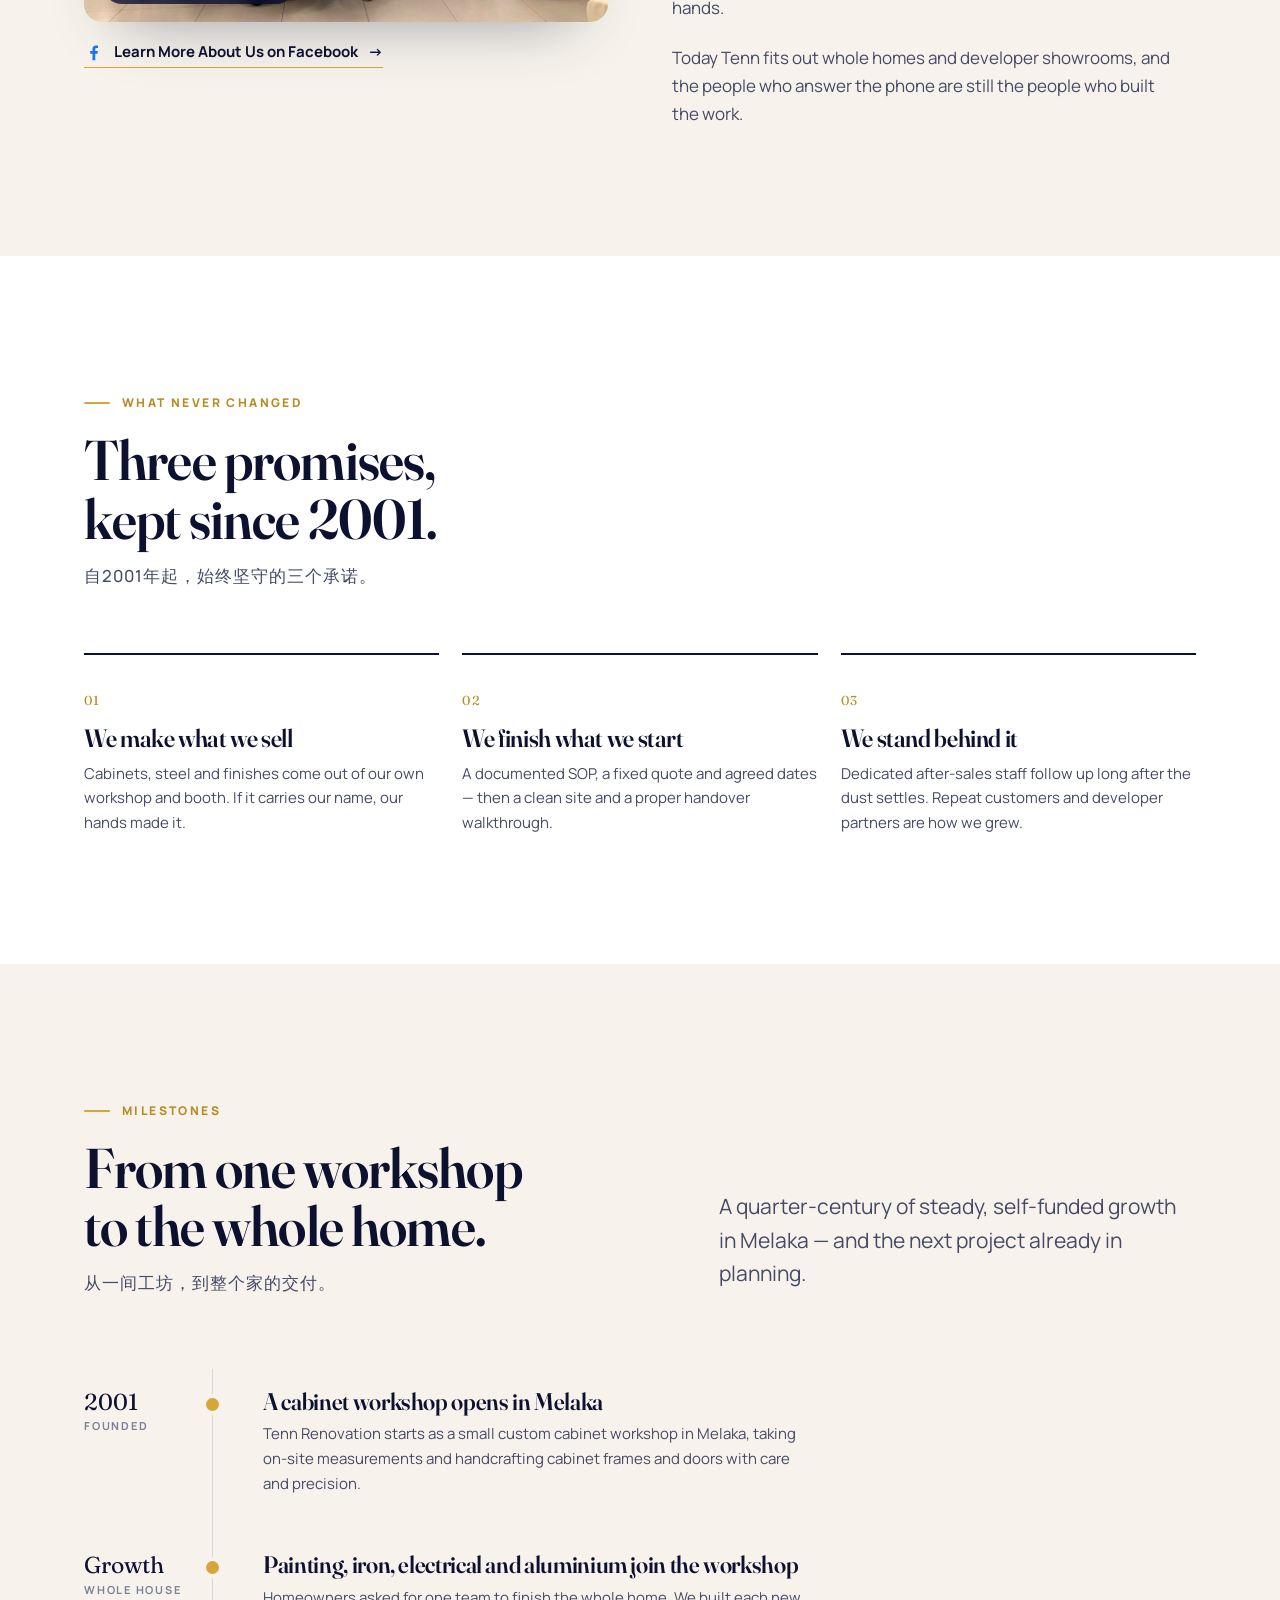
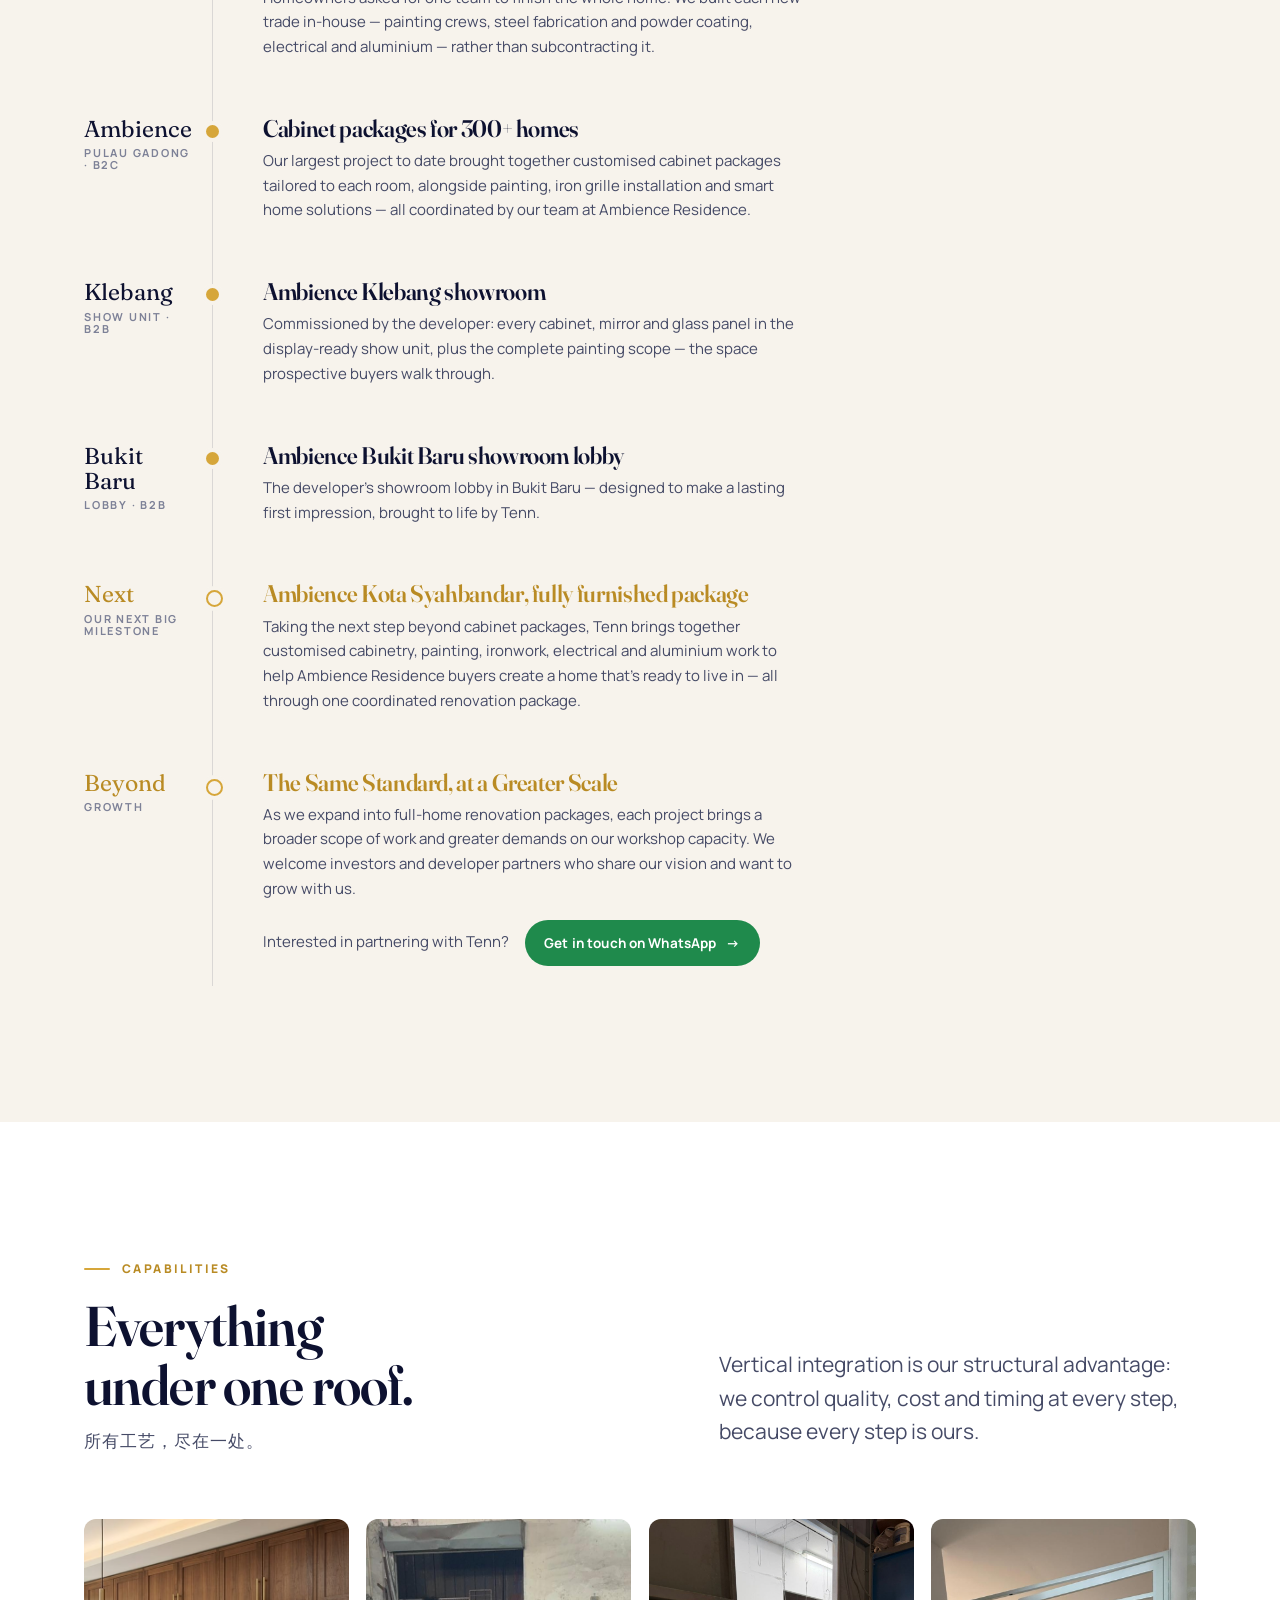
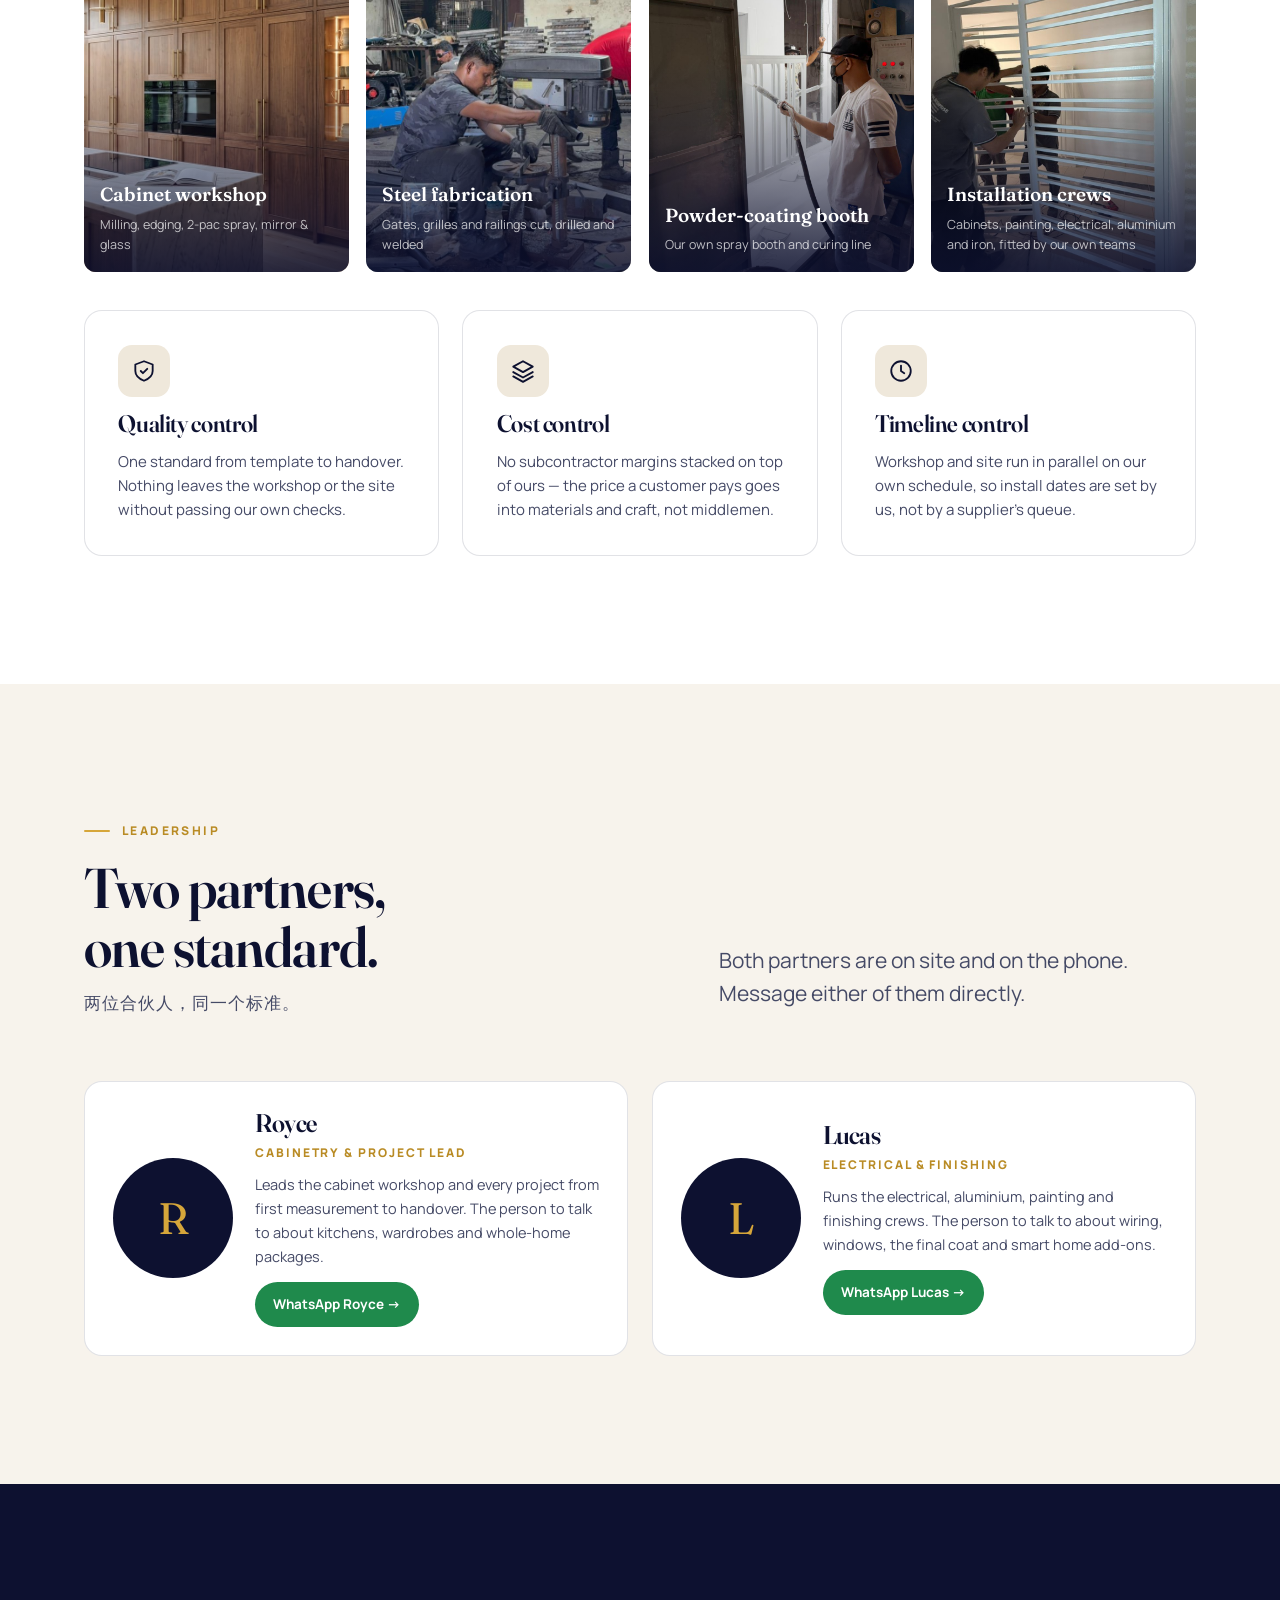
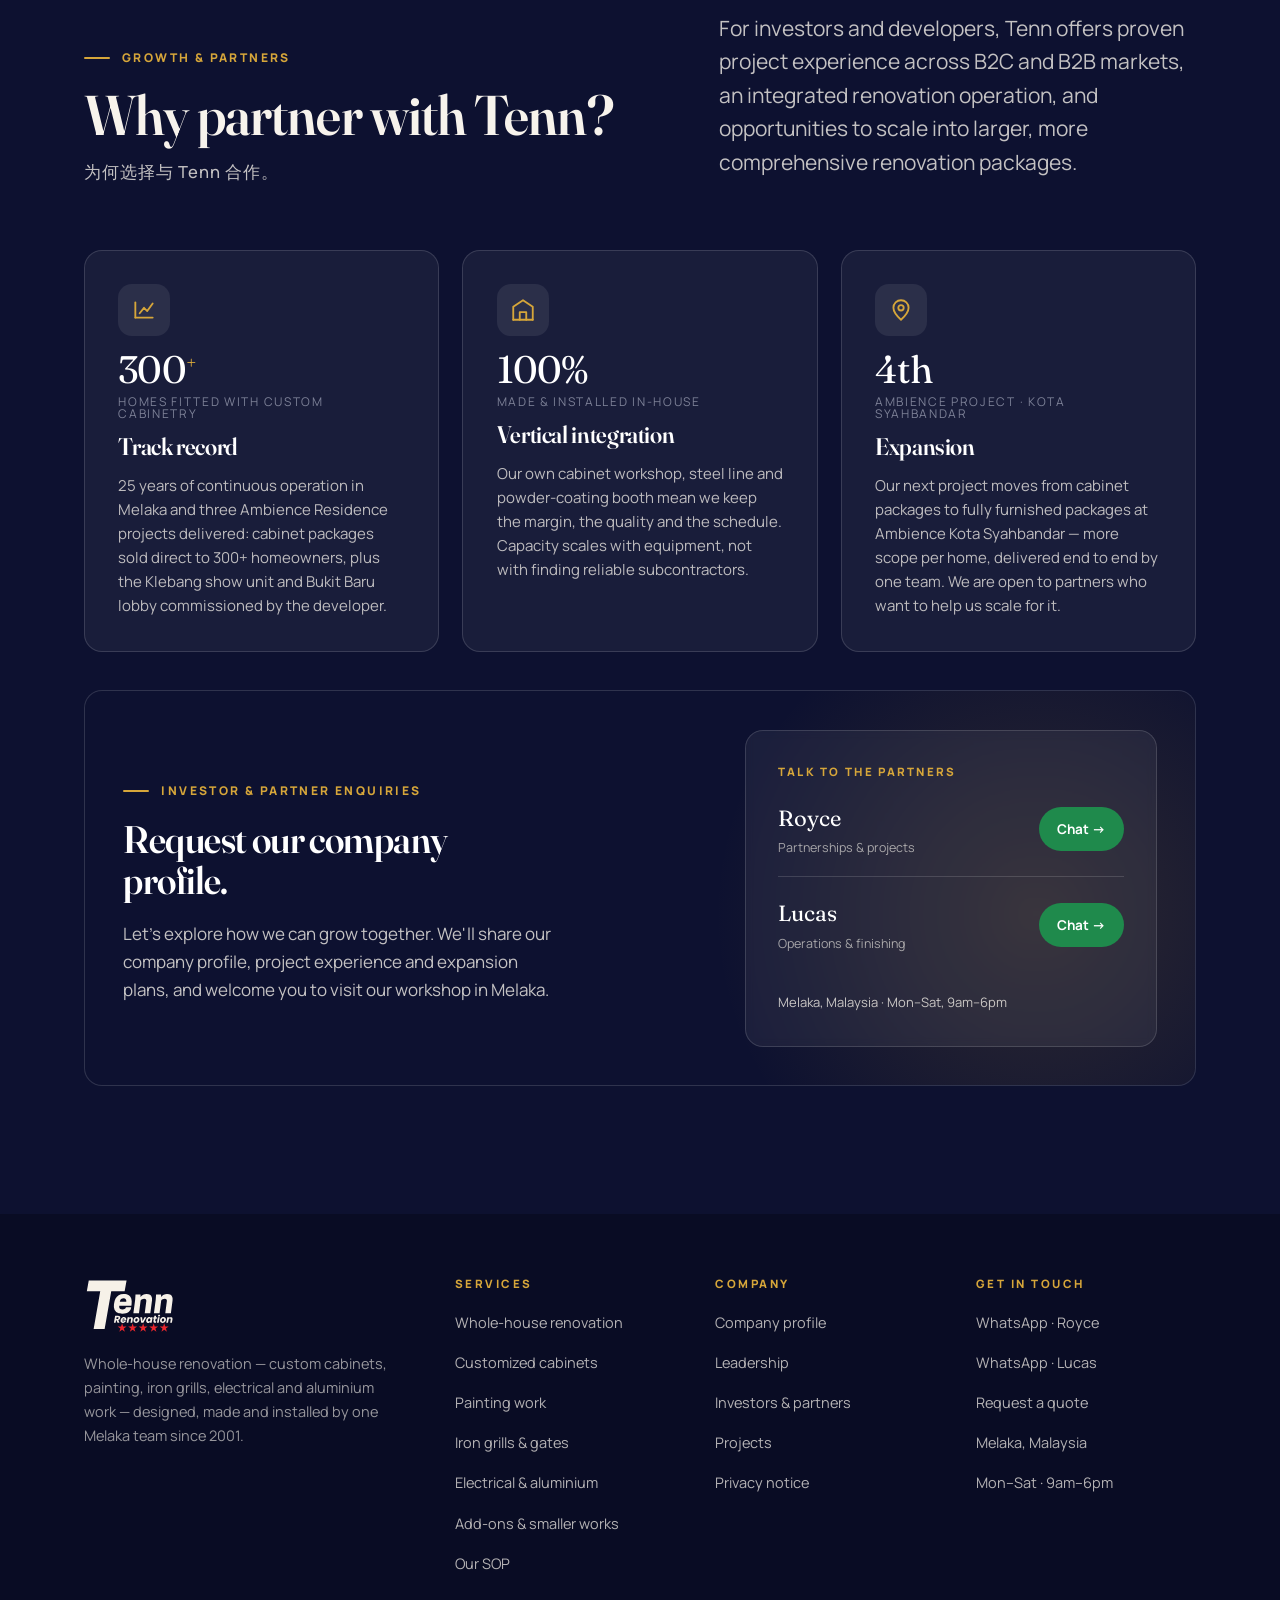
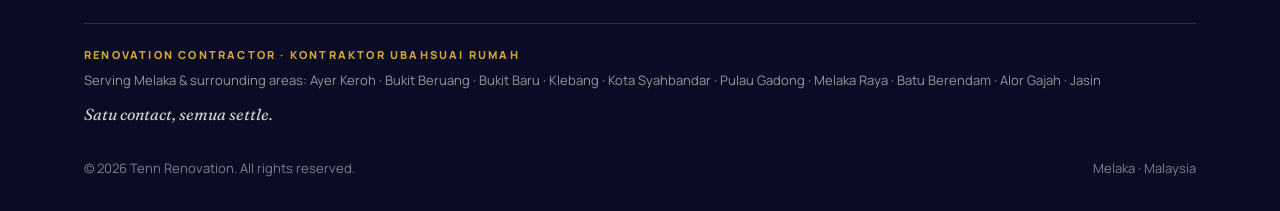
<file: company.html>
<!DOCTYPE html>
<html lang="en">
<head>
<meta charset="UTF-8">
<meta name="viewport" content="width=device-width, initial-scale=1.0">
<title>About Tenn Renovation — Melaka Renovation Contractor Since 2001</title>
<meta name="description" content="Founded in Melaka in 2001, Tenn Renovation grew from a cabinet workshop into a whole-house renovation company with its own workshop and installation teams, three Ambience Residence projects delivered and a fourth on the way.">
<meta name="theme-color" content="#0d1130">
<link rel="canonical" href="https://tennrenovation.com/company.html">
<link rel="icon" href="media/favicon.svg" type="image/svg+xml">
<link rel="apple-touch-icon" href="media/apple-touch-icon.png">
<meta property="og:type" content="website">
<meta property="og:site_name" content="Tenn Renovation">
<meta property="og:title" content="About Tenn Renovation — Melaka Renovation Contractor Since 2001">
<meta property="og:description" content="Founded in Melaka in 2001, Tenn Renovation grew from a cabinet workshop into a whole-house renovation company with its own workshop and installation teams, three Ambience Residence projects delivered and a fourth on the way.">
<meta property="og:url" content="https://tennrenovation.com/company.html">
<meta property="og:image" content="https://tennrenovation.com/media/og-cover.jpg">
<meta property="og:locale" content="en_MY">
<meta name="twitter:card" content="summary_large_image">
<link rel="preconnect" href="https://fonts.googleapis.com">
<link rel="preconnect" href="https://fonts.gstatic.com" crossorigin>
<link rel="stylesheet" href="https://fonts.googleapis.com/css2?family=Fraunces:ital,opsz,wght@0,9..144,500;0,9..144,600;0,9..144,700;1,9..144,500;1,9..144,600&family=Manrope:wght@400;500;600;700;800&display=swap">
<link rel="stylesheet" href="styles.css?v=20261118b">
<script type="application/ld+json">
{
  "@context": "https://schema.org",
  "@type": "BreadcrumbList",
  "itemListElement": [
    { "@type": "ListItem", "position": 1, "name": "Home", "item": "https://tennrenovation.com/" },
    { "@type": "ListItem", "position": 2, "name": "Company", "item": "https://tennrenovation.com/company.html" }
  ]
}
</script>
</head>
<body>

<a class="skip-link" href="#main">Skip to content</a>

<!-- ============ HEADER ============ -->
<header class="site-head over-dark" id="siteHead">
  <div class="wrap bar">
    <a class="brand" href="index.html" aria-label="Tenn Renovation home">
      <img class="logo-mark logo-dark" src="media/tenn-logo.svg" alt="Tenn Renovation" width="640" height="392">
      <img class="logo-mark logo-light" src="media/tenn-logo-light.svg" alt="" aria-hidden="true" width="640" height="392">
    </a>
    <nav class="nav" id="siteNav" aria-label="Primary">
      <a class="link" href="company.html" aria-current="page">Company</a>
      <a class="link" href="services.html">Services</a>
      <a class="link" href="projects.html">Projects</a>
      <a class="link" href="quote.html">Contact</a>
      <div class="nav-cta">
        <a class="btn btn-brass btn-sm" href="quote.html">Request a quote</a>
      </div>
    </nav>
    <div class="bar-actions">
      <a class="btn btn-brass btn-sm" href="quote.html">Get a quote</a>
      <button class="menu-btn" id="menuBtn" type="button" aria-label="Open menu" aria-expanded="false" aria-controls="siteNav"><span></span><span></span><span></span></button>
    </div>
  </div>
</header>
<main id="main">

<!-- ============ PAGE HERO ============ -->
<section class="page-hero">
  <div class="bg"><img class="shot" src="media/team-portrait.jpg" alt="" style="object-position:50% 100%;transform:scale(1.45);transform-origin:50% 100%" width="1080" height="810" loading="lazy" decoding="async"></div>
  <div class="wrap">
    <div class="crumbs"><a href="index.html">Home</a> &nbsp;/&nbsp; Company</div>
    <span class="eyebrow">Company profile</span>
    <h1>A Melaka workshop, <em>25 years</em> in the making.</h1>
    <p class="zh-head" lang="zh">扎根马六甲的工坊，二十五年匠心积淀。</p>
    <p class="lead">Founded in Melaka in 2001, Tenn Renovation has evolved from a cabinet workshop into a full-home renovation specialist.</p>
    <p class="lead" style="margin-top:14px">With every trade under one roof and three completed projects at Ambience Residence, we bring craftsmanship, coordination and care to every home — with our fourth project on the way.</p>
    <div class="hero-actions">
      <a class="btn btn-brass" href="#growth">Investors &amp; partners <span class="arr">→</span></a>
      <a class="btn btn-ghost inv" href="#leadership">Meet the leadership</a>
    </div>
  </div>
</section>

<nav class="subnav" aria-label="On this page">
  <div class="wrap">
    <a href="#story">Our story</a><a href="#values">Values</a><a href="#milestones">Milestones</a><a href="#capabilities">Capabilities</a><a href="#leadership">Leadership</a><a href="#growth">Growth &amp; partners</a>
  </div>
</nav>

<!-- ============ STORY ============ -->
<section class="section" id="story" style="scroll-margin-top:140px">
  <div class="wrap">
    <div class="split">
      <div class="reveal"><div class="pic landscape"><img class="shot" src="media/team-portrait.jpg" alt="The Tenn Renovation workshop team together at the Melaka studio" width="1080" height="810" loading="lazy" decoding="async"><span class="tag">The Tenn team · Melaka</span></div><a class="social-link" href="https://www.facebook.com/tennfastenersmelaka/" target="_blank" rel="noopener" data-track="facebook"><svg viewBox="0 0 24 24" fill="currentColor" aria-hidden="true"><path d="M13.5 22v-8h2.7l.4-3.2h-3.1V8.8c0-.9.3-1.6 1.6-1.6h1.7V4.4c-.3 0-1.3-.1-2.5-.1-2.5 0-4.1 1.5-4.1 4.2v2.3H7.4V14h2.8v8z"/></svg>Learn More About Us on Facebook <span class="arr">→</span></a></div>
      <div class="txt reveal">
        <span class="eyebrow">Our story</span>
        <h2>We make what we sell.</h2>
        <p class="zh-head" lang="zh">我们亲手打造所售的一切。</p>
        <p>Tenn Renovation began in 2001 with a small cabinet workshop and a simple promise: template it properly, build it properly, and stand behind it. Word spread the way it does in Melaka — one kitchen, one wardrobe, one neighbour at a time.</p>
        <p>As homeowners asked us to handle more of the home, we added painting crews, a steel fabrication and powder-coating line, electricians and aluminium fabricators — each one built in-house rather than subcontracted, so the standard never changed hands.</p>
        <p>Today Tenn fits out whole homes and developer showrooms, and the people who answer the phone are still the people who built the work.</p>
      </div>
    </div>
  </div>
</section>

<!-- ============ VALUES ============ -->
<section class="section on-paper" id="values" style="scroll-margin-top:140px">
  <div class="wrap">
    <div class="sec-head reveal">
      <div>
        <span class="eyebrow">What never changed</span>
        <h2>Three promises, kept since 2001.</h2>
        <p class="zh-head" lang="zh">自2001年起，始终坚守的三个承诺。</p>
      </div>
    </div>
    <div class="values">
      <div class="value reveal"><span class="k">01</span><h3>We make what we sell</h3><p>Cabinets, steel and finishes come out of our own workshop and booth. If it carries our name, our hands made it.</p></div>
      <div class="value reveal"><span class="k">02</span><h3>We finish what we start</h3><p>A documented SOP, a fixed quote and agreed dates — then a clean site and a proper handover walkthrough.</p></div>
      <div class="value reveal"><span class="k">03</span><h3>We stand behind it</h3><p>Dedicated after-sales staff follow up long after the dust settles. Repeat customers and developer partners are how we grew.</p></div>
    </div>
  </div>
</section>

<!-- ============ MILESTONES ============ -->
<section class="section" id="milestones" style="scroll-margin-top:140px">
  <div class="wrap">
    <div class="sec-head reveal">
      <div>
        <span class="eyebrow">Milestones</span>
        <h2>From one workshop to the whole home.</h2>
        <p class="zh-head" lang="zh">从一间工坊，到整个家的交付。</p>
      </div>
      <p class="lead">A quarter-century of steady, self-funded growth in Melaka — and the next project already in planning.</p>
    </div>
    <div class="timeline">
      <div class="tl reveal"><div class="yr">2001<small>Founded</small></div><div class="txt"><h3>A cabinet workshop opens in Melaka</h3><p>Tenn Renovation starts as a small custom cabinet workshop in Melaka, taking on-site measurements and handcrafting cabinet frames and doors with care and precision.</p></div></div>
      <div class="tl reveal"><div class="yr">Growth<small>Whole house</small></div><div class="txt"><h3>Painting, iron, electrical and aluminium join the workshop</h3><p>Homeowners asked for one team to finish the whole home. We built each new trade in-house — painting crews, steel fabrication and powder coating, electrical and aluminium — rather than subcontracting it.</p></div></div>
      <div class="tl reveal"><div class="yr">Ambience<small>Pulau Gadong · B2C</small></div><div class="txt"><h3>Cabinet packages for 300+ homes</h3><p>Our largest project to date brought together customised cabinet packages tailored to each room, alongside painting, iron grille installation and smart home solutions — all coordinated by our team at Ambience Residence.</p></div></div>
      <div class="tl reveal"><div class="yr">Klebang<small>Show unit · B2B</small></div><div class="txt"><h3>Ambience Klebang showroom</h3><p>Commissioned by the developer: every cabinet, mirror and glass panel in the display-ready show unit, plus the complete painting scope — the space prospective buyers walk through.</p></div></div>
      <div class="tl reveal"><div class="yr">Bukit Baru<small>Lobby · B2B</small></div><div class="txt"><h3>Ambience Bukit Baru showroom lobby</h3><p>The developer's showroom lobby in Bukit Baru — designed to make a lasting first impression, brought to life by Tenn.</p></div></div>
      <div class="tl future reveal"><div class="yr">Next<small>Our next big milestone</small></div><div class="txt"><h3>Ambience Kota Syahbandar, fully furnished package</h3><p>Taking the next step beyond cabinet packages, Tenn brings together customised cabinetry, painting, ironwork, electrical and aluminium work to help Ambience Residence buyers create a home that's ready to live in — all through one coordinated renovation package.</p></div></div>
      <div class="tl future reveal"><div class="yr">Beyond<small>Growth</small></div><div class="txt"><h3>The Same Standard, at a Greater Scale</h3><p>As we expand into full-home renovation packages, each project brings a broader scope of work and greater demands on our workshop capacity. We welcome investors and developer partners who share our vision and want to grow with us.</p><p style="margin-top:18px;display:flex;align-items:center;gap:16px;flex-wrap:wrap"><span>Interested in partnering with Tenn?</span><a class="btn btn-wa btn-sm" href="https://wa.me/60109718663?text=Hi%20Royce%2C%20I%27m%20interested%20in%20partnering%20with%20Tenn%20Renovation." target="_blank" rel="noopener" data-track="timeline-partner">Get in touch on WhatsApp <span class="arr">→</span></a></p></div></div>
    </div>
  </div>
</section>

<!-- ============ CAPABILITIES ============ -->
<section class="section on-paper" id="capabilities" style="scroll-margin-top:140px">
  <div class="wrap">
    <div class="sec-head reveal">
      <div>
        <span class="eyebrow">Capabilities</span>
        <h2>Everything under one roof.</h2>
        <p class="zh-head" lang="zh">所有工艺，尽在一处。</p>
      </div>
      <p class="lead">Vertical integration is our structural advantage: we control quality, cost and timing at every step, because every step is ours.</p>
    </div>
    <div class="caps">
      <div class="cap-tile reveal"><img class="shot" src="media/cabinetry-walnut.jpg" alt="Floor-to-ceiling walnut cabinetry with brass handles and lit glass display" width="1408" height="768" loading="lazy" decoding="async"><div class="lbl"><b>Cabinet workshop</b><span>Milling, edging, 2-pac spray, mirror &amp; glass</span></div></div>
      <div class="cap-tile reveal"><img class="shot" src="media/iron-fab-weld.jpg" alt="Two fabricators grinding and welding steel grille frames on the workshop floor" width="608" height="1080" loading="lazy" decoding="async"><div class="lbl"><b>Steel fabrication</b><span>Gates, grilles and railings cut, drilled and welded</span></div></div>
      <div class="cap-tile reveal"><img class="shot" src="media/iron-coat-spray.jpg" alt="Worker spraying white powder coat onto a grille inside the spray booth" width="960" height="1280" loading="lazy" decoding="async"><div class="lbl"><b>Powder-coating booth</b><span>Our own spray booth and curing line</span></div></div>
      <div class="cap-tile reveal"><img class="shot" src="media/iron-install-gate.jpg" alt="Installers fitting a powder-coated security gate in a Melaka home" width="810" height="1080" loading="lazy" decoding="async"><div class="lbl"><b>Installation crews</b><span>Cabinets, painting, electrical, aluminium and iron, fitted by our own teams</span></div></div>
    </div>
    <div class="pillars" style="margin-top:clamp(28px,3vw,40px)">
      <div class="pillar reveal"><div class="ic"><svg viewBox="0 0 24 24" fill="none" stroke="currentColor" stroke-width="1.7" stroke-linecap="round" stroke-linejoin="round"><path d="M12 3l8 3v6c0 4-3 7-8 9-5-2-8-5-8-9V6z"/><path d="M9 12l2 2 4-4"/></svg></div><h3>Quality control</h3><p>One standard from template to handover. Nothing leaves the workshop or the site without passing our own checks.</p></div>
      <div class="pillar reveal"><div class="ic"><svg viewBox="0 0 24 24" fill="none" stroke="currentColor" stroke-width="1.7" stroke-linecap="round" stroke-linejoin="round"><path d="M12 3l9 5-9 5-9-5z"/><path d="M3 13l9 5 9-5"/><path d="M3 17l9 5 9-5"/></svg></div><h3>Cost control</h3><p>No subcontractor margins stacked on top of ours — the price a customer pays goes into materials and craft, not middlemen.</p></div>
      <div class="pillar reveal"><div class="ic"><svg viewBox="0 0 24 24" fill="none" stroke="currentColor" stroke-width="1.7" stroke-linecap="round" stroke-linejoin="round"><circle cx="12" cy="12" r="9"/><path d="M12 7v5l3 2"/></svg></div><h3>Timeline control</h3><p>Workshop and site run in parallel on our own schedule, so install dates are set by us, not by a supplier's queue.</p></div>
    </div>
  </div>
</section>

<!-- ============ LEADERSHIP ============ -->
<section class="section" id="leadership" style="scroll-margin-top:140px">
  <div class="wrap">
    <div class="sec-head reveal">
      <div>
        <span class="eyebrow">Leadership</span>
        <h2>Two partners, one standard.</h2>
        <p class="zh-head" lang="zh">两位合伙人，同一个标准。</p>
      </div>
      <p class="lead">Both partners are on site and on the phone. Message either of them directly.</p>
    </div>
    <div class="team">
      <div class="member reveal"><div class="av" aria-hidden="true">R</div><div><h3>Royce</h3><div class="role">Cabinetry &amp; project lead</div><p>Leads the cabinet workshop and every project from first measurement to handover. The person to talk to about kitchens, wardrobes and whole-home packages.</p><a class="wa-pill" href="https://wa.me/60109718663" target="_blank" rel="noopener">WhatsApp Royce →</a></div></div>
      <div class="member reveal"><div class="av" aria-hidden="true">L</div><div><h3>Lucas</h3><div class="role">Electrical &amp; finishing</div><p>Runs the electrical, aluminium, painting and finishing crews. The person to talk to about wiring, windows, the final coat and smart home add-ons.</p><a class="wa-pill" href="https://wa.me/60163303178" target="_blank" rel="noopener">WhatsApp Lucas →</a></div></div>
    </div>
  </div>
</section>

<!-- ============ GROWTH & PARTNERS ============ -->
<section class="section on-ink" id="growth" style="scroll-margin-top:140px">
  <div class="wrap">
    <div class="sec-head reveal">
      <div>
        <span class="eyebrow">Growth &amp; partners</span>
        <h2>Why partner with Tenn?</h2>
        <p class="zh-head" lang="zh">为何选择与 Tenn 合作。</p>
      </div>
      <p class="lead">For investors and developers, Tenn offers proven project experience across B2C and B2B markets, an integrated renovation operation, and opportunities to scale into larger, more comprehensive renovation packages.</p>
    </div>
    <div class="pillars">
      <div class="pillar reveal"><div class="ic"><svg viewBox="0 0 24 24" fill="none" stroke="currentColor" stroke-width="1.7" stroke-linecap="round" stroke-linejoin="round"><path d="M4 19V5"/><path d="M4 19h16"/><path d="M8 15l4-5 3 3 5-7"/></svg></div><div class="kpi">300<sup style="font-size:.5em;color:var(--brass)">+</sup><small>Homes fitted with custom cabinetry</small></div><h3>Track record</h3><p>25 years of continuous operation in Melaka and three Ambience Residence projects delivered: cabinet packages sold direct to 300+ homeowners, plus the Klebang show unit and Bukit Baru lobby commissioned by the developer.</p></div>
      <div class="pillar reveal"><div class="ic"><svg viewBox="0 0 24 24" fill="none" stroke="currentColor" stroke-width="1.7" stroke-linecap="round" stroke-linejoin="round"><path d="M3 21V9l9-6 9 6v12"/><path d="M9 21v-7h6v7"/><path d="M3 21h18"/></svg></div><div class="kpi">100%<small>Made &amp; installed in-house</small></div><h3>Vertical integration</h3><p>Our own cabinet workshop, steel line and powder-coating booth mean we keep the margin, the quality and the schedule. Capacity scales with equipment, not with finding reliable subcontractors.</p></div>
      <div class="pillar reveal"><div class="ic"><svg viewBox="0 0 24 24" fill="none" stroke="currentColor" stroke-width="1.7" stroke-linecap="round" stroke-linejoin="round"><path d="M12 21s7-6.2 7-11a7 7 0 0 0-14 0c0 4.8 7 11 7 11z"/><circle cx="12" cy="10" r="2.5"/></svg></div><div class="kpi">4th<small>Ambience project · Kota Syahbandar</small></div><h3>Expansion</h3><p>Our next project moves from cabinet packages to fully furnished packages at Ambience Kota Syahbandar — more scope per home, delivered end to end by one team. We are open to partners who want to help us scale for it.</p></div>
    </div>
    <div class="cta" style="margin-top:clamp(28px,3vw,40px);border-radius:var(--radius);border:1px solid var(--line-inv)" id="contact">
      <div class="inner" style="padding:clamp(26px,3vw,40px)">
        <div class="reveal">
          <span class="eyebrow">Investor &amp; partner enquiries</span>
          <h2 style="font-size:clamp(26px,3vw,40px)">Request our company profile.</h2>
          <p>Let's explore how we can grow together. We'll share our company profile, project experience and expansion plans, and welcome you to visit our workshop in Melaka.</p>
        </div>
        <div class="card reveal">
          <div class="lbl">Talk to the partners</div>
          <div class="person"><div><div class="nm">Royce</div><div class="rl">Partnerships &amp; projects</div></div><a class="wa-pill" href="https://wa.me/60109718663?text=Hi%20Royce%2C%20I%27d%20like%20to%20request%20the%20Tenn%20Renovation%20company%20profile%20and%20discuss%20a%20partnership." target="_blank" rel="noopener" data-track="investor-royce">Chat →</a></div>
          <div class="person"><div><div class="nm">Lucas</div><div class="rl">Operations &amp; finishing</div></div><a class="wa-pill" href="https://wa.me/60163303178?text=Hi%20Lucas%2C%20I%27d%20like%20to%20request%20the%20Tenn%20Renovation%20company%20profile%20and%20discuss%20a%20partnership." target="_blank" rel="noopener" data-track="investor-lucas">Chat →</a></div>
          <p class="fine">Melaka, Malaysia · Mon–Sat, 9am–6pm</p>
        </div>
      </div>
    </div>
  </div>
</section>

</main>

<!-- ============ FOOTER ============ -->
<footer class="foot">
  <div class="wrap">
    <div class="top">
      <div class="brand">
        <img class="logo-mark" src="media/tenn-logo-light.svg" alt="Tenn Renovation" width="640" height="392">
        <p class="bl">Whole-house renovation — custom cabinets, painting, iron grills, electrical and aluminium work — designed, made and installed by one Melaka team since 2001.</p>
      </div>
      <div>
        <h4>Services</h4>
        <ul>
          <li><a href="services.html#whole-house">Whole-house renovation</a></li>
          <li><a href="services.html#cabinetry">Customized cabinets</a></li>
          <li><a href="services.html#painting">Painting work</a></li>
          <li><a href="services.html#iron-grills">Iron grills &amp; gates</a></li>
          <li><a href="services.html#electrical">Electrical &amp; aluminium</a></li>
          <li><a href="services.html#add-ons">Add-ons &amp; smaller works</a></li>
          <li><a href="services.html#process">Our SOP</a></li>
        </ul>
      </div>
      <div>
        <h4>Company</h4>
        <ul>
          <li><a href="company.html">Company profile</a></li>
          <li><a href="company.html#leadership">Leadership</a></li>
          <li><a href="company.html#growth">Investors &amp; partners</a></li>
          <li><a href="projects.html">Projects</a></li>
          <li><a href="privacy.html">Privacy notice</a></li>
        </ul>
      </div>
      <div>
        <h4>Get in touch</h4>
        <ul>
          <li><a href="https://wa.me/60109718663" target="_blank" rel="noopener">WhatsApp · Royce</a></li>
          <li><a href="https://wa.me/60163303178" target="_blank" rel="noopener">WhatsApp · Lucas</a></li>
          <li><a href="quote.html">Request a quote</a></li>
          <li><span>Melaka, Malaysia</span></li>
          <li><span>Mon–Sat · 9am–6pm</span></li>
        </ul>
      </div>
    </div>
    <div class="areas">
      <span class="lbl">Renovation contractor · Kontraktor ubahsuai rumah</span>
      <span>Serving Melaka &amp; surrounding areas: Ayer Keroh · Bukit Beruang · Bukit Baru · Klebang · Kota Syahbandar · Pulau Gadong · Melaka Raya · Batu Berendam · Alor Gajah · Jasin</span>
      <span class="tag-line">Satu contact, semua settle.</span>
    </div>
    <div class="bot">
      <span>© 2026 Tenn Renovation. All rights reserved.</span>
      <span>Melaka · Malaysia</span>
    </div>
  </div>
</footer>

<!-- Floating WhatsApp button -->
<a class="wa-float" href="https://wa.me/60109718663?text=Hi%20Tenn%20Renovation%2C%20I%27d%20like%20to%20ask%20about%20a%20renovation." target="_blank" rel="noopener" aria-label="Chat with us on WhatsApp" data-track="floating-button">
  <svg viewBox="0 0 24 24" fill="currentColor" aria-hidden="true"><path d="M12.04 2C6.58 2 2.13 6.45 2.13 11.91c0 1.75.46 3.45 1.32 4.95L2 22l5.25-1.38a9.9 9.9 0 0 0 4.79 1.22h.01c5.46 0 9.91-4.45 9.91-9.91 0-2.65-1.03-5.14-2.9-7.01A9.82 9.82 0 0 0 12.04 2Zm0 1.84c2.16 0 4.19.84 5.72 2.37a8.04 8.04 0 0 1 2.37 5.71c0 4.46-3.63 8.08-8.09 8.08a8.1 8.1 0 0 1-4.12-1.13l-.3-.18-3.06.8.82-2.99-.19-.31a8.05 8.05 0 0 1-1.24-4.29c0-4.46 3.63-8.08 8.09-8.08Zm-2.6 3.32c-.18 0-.46.07-.7.34-.24.27-.93.91-.93 2.21 0 1.31.95 2.57 1.08 2.74.13.18 1.86 2.85 4.51 3.99.63.27 1.12.43 1.5.55.63.2 1.21.17 1.66.1.5-.07 1.55-.63 1.77-1.25.22-.61.22-1.14.15-1.25-.06-.11-.24-.18-.5-.31-.27-.13-1.55-.76-1.79-.85-.24-.09-.42-.13-.59.13-.18.27-.68.85-.83 1.03-.15.18-.31.2-.57.07-.27-.13-1.11-.41-2.12-1.31-.78-.7-1.31-1.56-1.46-1.82-.15-.27-.02-.41.11-.54.12-.12.27-.31.4-.46.13-.16.18-.27.27-.45.09-.18.04-.34-.02-.47-.07-.13-.59-1.42-.81-1.94-.21-.51-.43-.44-.59-.45h-.5Z"/></svg>
  <span>Chat with us</span>
</a>

<script src="site.js?v=20261118b"></script>
</body>
</html>
</file>
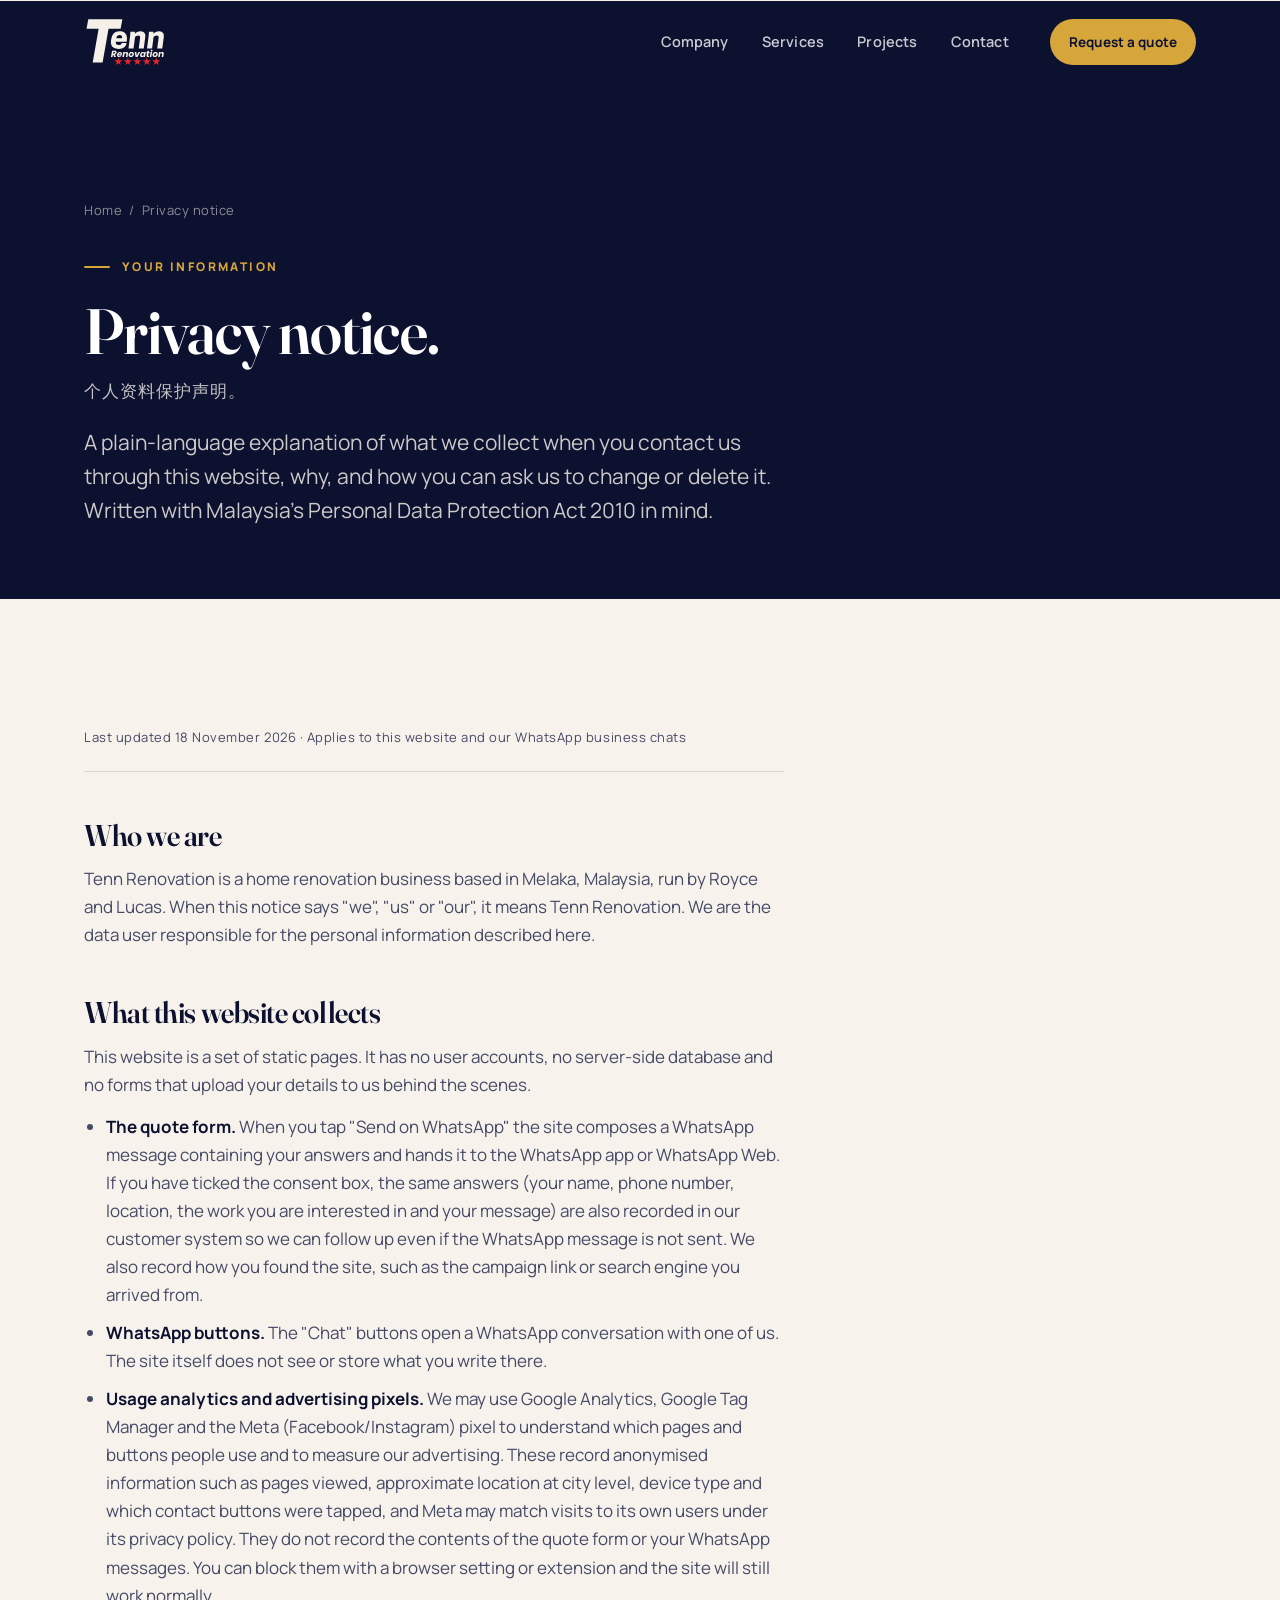
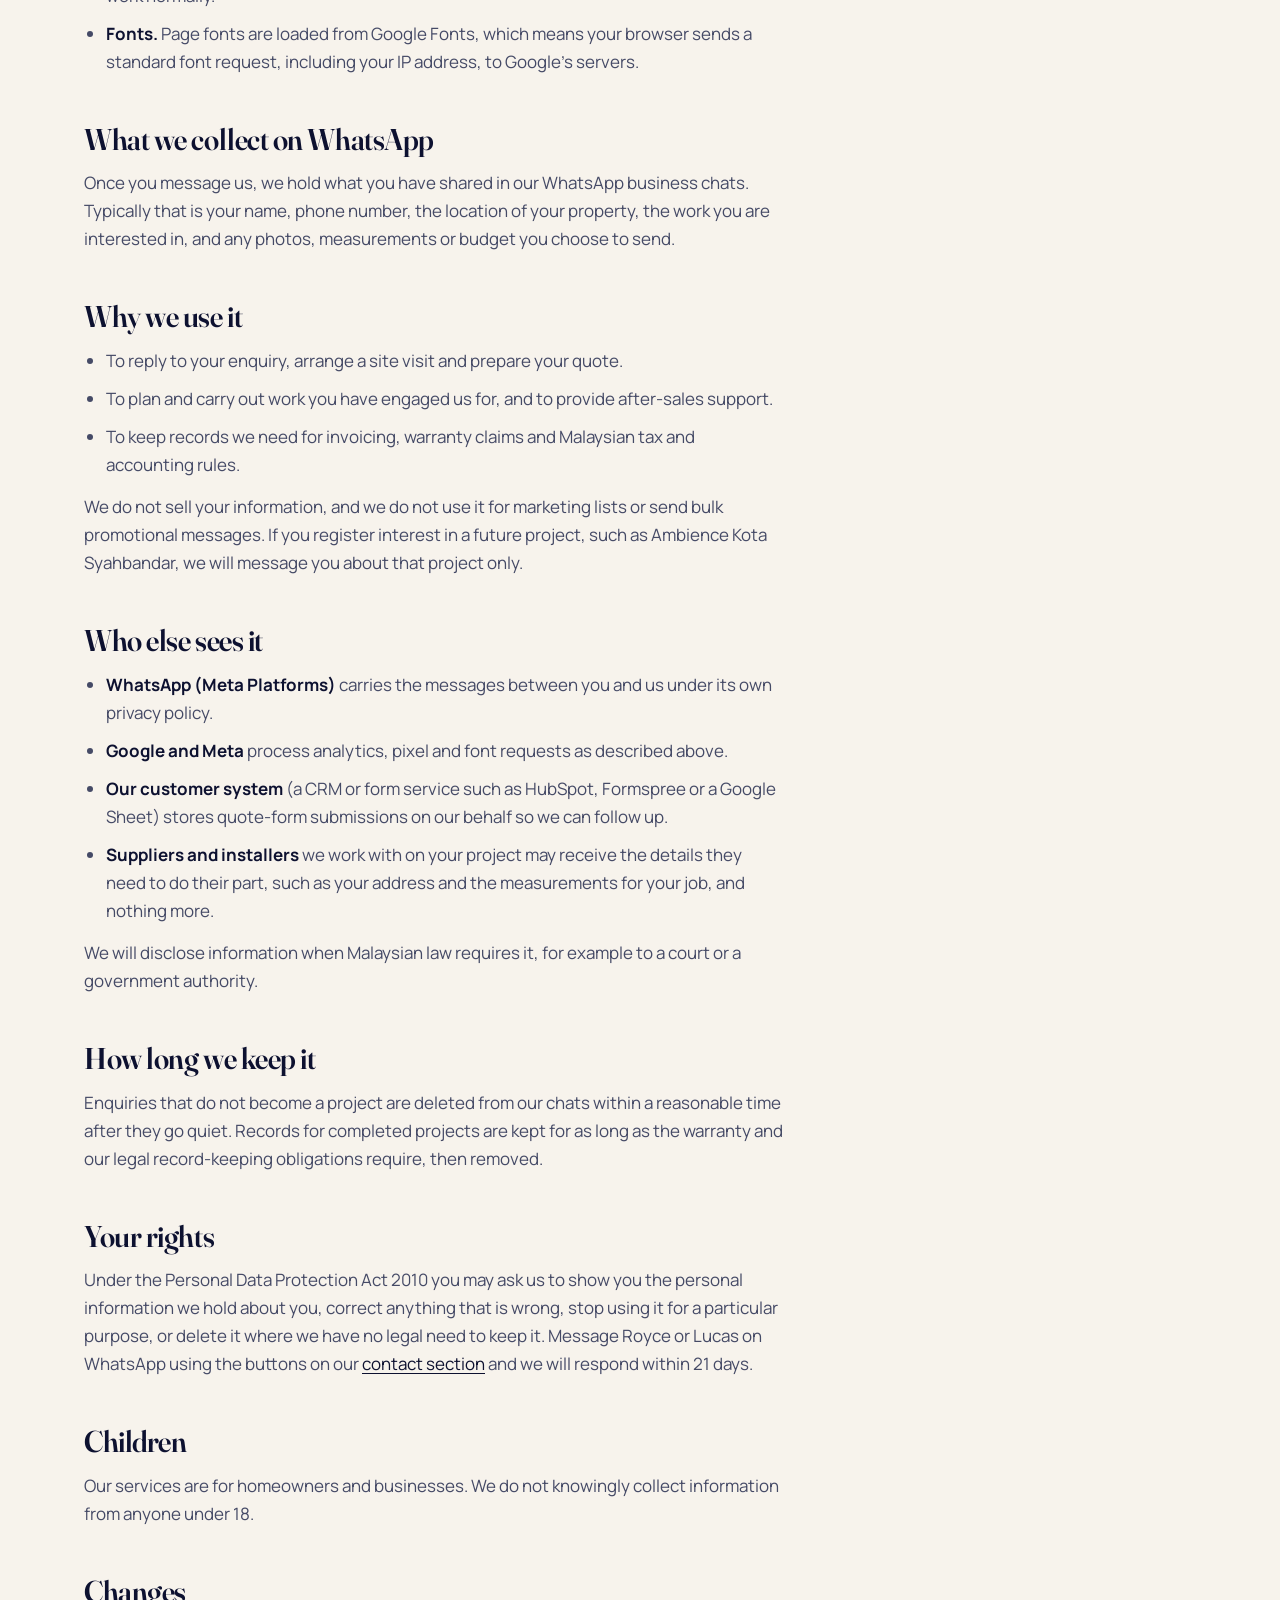
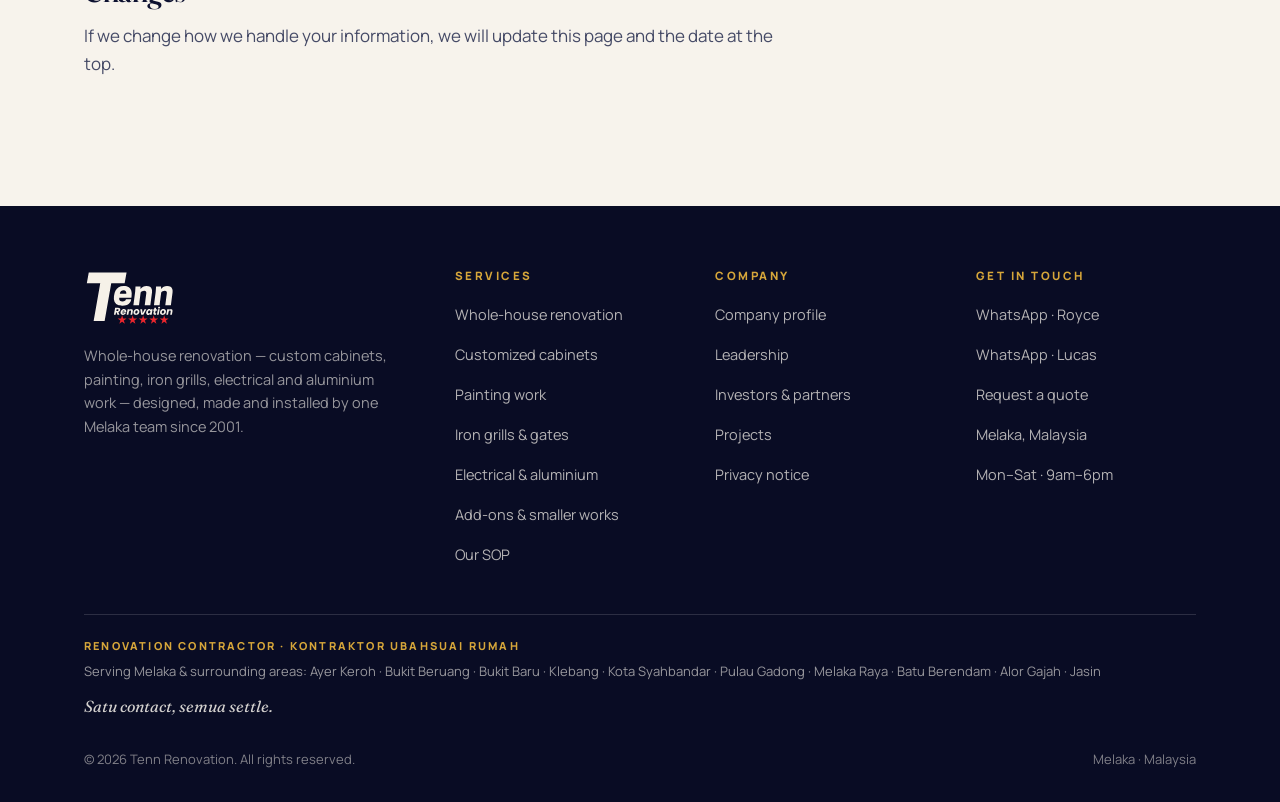
<file: privacy.html>
<!DOCTYPE html>
<html lang="en">
<head>
<meta charset="UTF-8">
<meta name="viewport" content="width=device-width, initial-scale=1.0">
<title>Privacy Notice — Tenn Renovation</title>
<meta name="description" content="How Tenn Renovation handles the personal information you share with us through this website and WhatsApp.">
<meta name="robots" content="noindex, follow">
<meta name="theme-color" content="#0d1130">
<link rel="canonical" href="https://tennrenovation.com/privacy.html">
<link rel="icon" href="media/favicon.svg" type="image/svg+xml">
<link rel="apple-touch-icon" href="media/apple-touch-icon.png">
<meta property="og:type" content="website">
<meta property="og:site_name" content="Tenn Renovation">
<meta property="og:title" content="Privacy Notice — Tenn Renovation">
<meta property="og:description" content="How Tenn Renovation handles the personal information you share with us through this website and WhatsApp.">
<meta property="og:url" content="https://tennrenovation.com/privacy.html">
<meta property="og:image" content="https://tennrenovation.com/media/og-cover.jpg">
<meta property="og:locale" content="en_MY">
<meta name="twitter:card" content="summary_large_image">
<link rel="preconnect" href="https://fonts.googleapis.com">
<link rel="preconnect" href="https://fonts.gstatic.com" crossorigin>
<link rel="stylesheet" href="https://fonts.googleapis.com/css2?family=Fraunces:ital,opsz,wght@0,9..144,500;0,9..144,600;0,9..144,700;1,9..144,500;1,9..144,600&family=Manrope:wght@400;500;600;700;800&display=swap">
<link rel="stylesheet" href="styles.css?v=20261118b">
</head>
<body>

<a class="skip-link" href="#main">Skip to content</a>

<!-- ============ HEADER ============ -->
<header class="site-head over-dark" id="siteHead">
  <div class="wrap bar">
    <a class="brand" href="index.html" aria-label="Tenn Renovation home">
      <img class="logo-mark logo-dark" src="media/tenn-logo.svg" alt="Tenn Renovation" width="640" height="392">
      <img class="logo-mark logo-light" src="media/tenn-logo-light.svg" alt="" aria-hidden="true" width="640" height="392">
    </a>
    <nav class="nav" id="siteNav" aria-label="Primary">
      <a class="link" href="company.html">Company</a>
      <a class="link" href="services.html">Services</a>
      <a class="link" href="projects.html">Projects</a>
      <a class="link" href="quote.html">Contact</a>
      <div class="nav-cta">
        <a class="btn btn-brass btn-sm" href="quote.html">Request a quote</a>
      </div>
    </nav>
    <div class="bar-actions">
      <a class="btn btn-brass btn-sm" href="quote.html">Get a quote</a>
      <button class="menu-btn" id="menuBtn" type="button" aria-label="Open menu" aria-expanded="false" aria-controls="siteNav"><span></span><span></span><span></span></button>
    </div>
  </div>
</header>
<main id="main">

<!-- ============ PAGE HERO ============ -->
<section class="page-hero compact">
  <div class="wrap">
    <div class="crumbs"><a href="index.html">Home</a> &nbsp;/&nbsp; Privacy notice</div>
    <span class="eyebrow">Your information</span>
    <h1>Privacy notice.</h1>
    <p class="zh-head" lang="zh">个人资料保护声明。</p>
    <p class="lead">A plain-language explanation of what we collect when you contact us through this website, why, and how you can ask us to change or delete it. Written with Malaysia's Personal Data Protection Act 2010 in mind.</p>
  </div>
</section>

<section class="section">
  <div class="wrap">
    <article class="prose">
      <p class="prose-meta">Last updated 18 November 2026 · Applies to this website and our WhatsApp business chats</p>

      <h2>Who we are</h2>
      <p>Tenn Renovation is a home renovation business based in Melaka, Malaysia, run by Royce and Lucas. When this notice says "we", "us" or "our", it means Tenn Renovation. We are the data user responsible for the personal information described here.</p>

      <h2>What this website collects</h2>
      <p>This website is a set of static pages. It has no user accounts, no server-side database and no forms that upload your details to us behind the scenes.</p>
      <ul>
        <li><strong>The quote form.</strong> When you tap "Send on WhatsApp" the site composes a WhatsApp message containing your answers and hands it to the WhatsApp app or WhatsApp Web. If you have ticked the consent box, the same answers (your name, phone number, location, the work you are interested in and your message) are also recorded in our customer system so we can follow up even if the WhatsApp message is not sent. We also record how you found the site, such as the campaign link or search engine you arrived from.</li>
        <li><strong>WhatsApp buttons.</strong> The "Chat" buttons open a WhatsApp conversation with one of us. The site itself does not see or store what you write there.</li>
        <li><strong>Usage analytics and advertising pixels.</strong> We may use Google Analytics, Google Tag Manager and the Meta (Facebook/Instagram) pixel to understand which pages and buttons people use and to measure our advertising. These record anonymised information such as pages viewed, approximate location at city level, device type and which contact buttons were tapped, and Meta may match visits to its own users under its privacy policy. They do not record the contents of the quote form or your WhatsApp messages. You can block them with a browser setting or extension and the site will still work normally.</li>
        <li><strong>Fonts.</strong> Page fonts are loaded from Google Fonts, which means your browser sends a standard font request, including your IP address, to Google's servers.</li>
      </ul>

      <h2>What we collect on WhatsApp</h2>
      <p>Once you message us, we hold what you have shared in our WhatsApp business chats. Typically that is your name, phone number, the location of your property, the work you are interested in, and any photos, measurements or budget you choose to send.</p>

      <h2>Why we use it</h2>
      <ul>
        <li>To reply to your enquiry, arrange a site visit and prepare your quote.</li>
        <li>To plan and carry out work you have engaged us for, and to provide after-sales support.</li>
        <li>To keep records we need for invoicing, warranty claims and Malaysian tax and accounting rules.</li>
      </ul>
      <p>We do not sell your information, and we do not use it for marketing lists or send bulk promotional messages. If you register interest in a future project, such as Ambience Kota Syahbandar, we will message you about that project only.</p>

      <h2>Who else sees it</h2>
      <ul>
        <li><strong>WhatsApp (Meta Platforms)</strong> carries the messages between you and us under its own privacy policy.</li>
        <li><strong>Google and Meta</strong> process analytics, pixel and font requests as described above.</li>
        <li><strong>Our customer system</strong> (a CRM or form service such as HubSpot, Formspree or a Google Sheet) stores quote-form submissions on our behalf so we can follow up.</li>
        <li><strong>Suppliers and installers</strong> we work with on your project may receive the details they need to do their part, such as your address and the measurements for your job, and nothing more.</li>
      </ul>
      <p>We will disclose information when Malaysian law requires it, for example to a court or a government authority.</p>

      <h2>How long we keep it</h2>
      <p>Enquiries that do not become a project are deleted from our chats within a reasonable time after they go quiet. Records for completed projects are kept for as long as the warranty and our legal record-keeping obligations require, then removed.</p>

      <h2>Your rights</h2>
      <p>Under the Personal Data Protection Act 2010 you may ask us to show you the personal information we hold about you, correct anything that is wrong, stop using it for a particular purpose, or delete it where we have no legal need to keep it. Message Royce or Lucas on WhatsApp using the buttons on our <a href="index.html#contact">contact section</a> and we will respond within 21 days.</p>

      <h2>Children</h2>
      <p>Our services are for homeowners and businesses. We do not knowingly collect information from anyone under 18.</p>

      <h2>Changes</h2>
      <p>If we change how we handle your information, we will update this page and the date at the top.</p>
    </article>
  </div>
</section>

</main>

<!-- ============ FOOTER ============ -->
<footer class="foot">
  <div class="wrap">
    <div class="top">
      <div class="brand">
        <img class="logo-mark" src="media/tenn-logo-light.svg" alt="Tenn Renovation" width="640" height="392">
        <p class="bl">Whole-house renovation — custom cabinets, painting, iron grills, electrical and aluminium work — designed, made and installed by one Melaka team since 2001.</p>
      </div>
      <div>
        <h4>Services</h4>
        <ul>
          <li><a href="services.html#whole-house">Whole-house renovation</a></li>
          <li><a href="services.html#cabinetry">Customized cabinets</a></li>
          <li><a href="services.html#painting">Painting work</a></li>
          <li><a href="services.html#iron-grills">Iron grills &amp; gates</a></li>
          <li><a href="services.html#electrical">Electrical &amp; aluminium</a></li>
          <li><a href="services.html#add-ons">Add-ons &amp; smaller works</a></li>
          <li><a href="services.html#process">Our SOP</a></li>
        </ul>
      </div>
      <div>
        <h4>Company</h4>
        <ul>
          <li><a href="company.html">Company profile</a></li>
          <li><a href="company.html#leadership">Leadership</a></li>
          <li><a href="company.html#growth">Investors &amp; partners</a></li>
          <li><a href="projects.html">Projects</a></li>
          <li><a href="privacy.html">Privacy notice</a></li>
        </ul>
      </div>
      <div>
        <h4>Get in touch</h4>
        <ul>
          <li><a href="https://wa.me/60109718663" target="_blank" rel="noopener">WhatsApp · Royce</a></li>
          <li><a href="https://wa.me/60163303178" target="_blank" rel="noopener">WhatsApp · Lucas</a></li>
          <li><a href="quote.html">Request a quote</a></li>
          <li><span>Melaka, Malaysia</span></li>
          <li><span>Mon–Sat · 9am–6pm</span></li>
        </ul>
      </div>
    </div>
    <div class="areas">
      <span class="lbl">Renovation contractor · Kontraktor ubahsuai rumah</span>
      <span>Serving Melaka &amp; surrounding areas: Ayer Keroh · Bukit Beruang · Bukit Baru · Klebang · Kota Syahbandar · Pulau Gadong · Melaka Raya · Batu Berendam · Alor Gajah · Jasin</span>
      <span class="tag-line">Satu contact, semua settle.</span>
    </div>
    <div class="bot">
      <span>© 2026 Tenn Renovation. All rights reserved.</span>
      <span>Melaka · Malaysia</span>
    </div>
  </div>
</footer>

<script src="site.js?v=20261118b"></script>
</body>
</html>
</file>
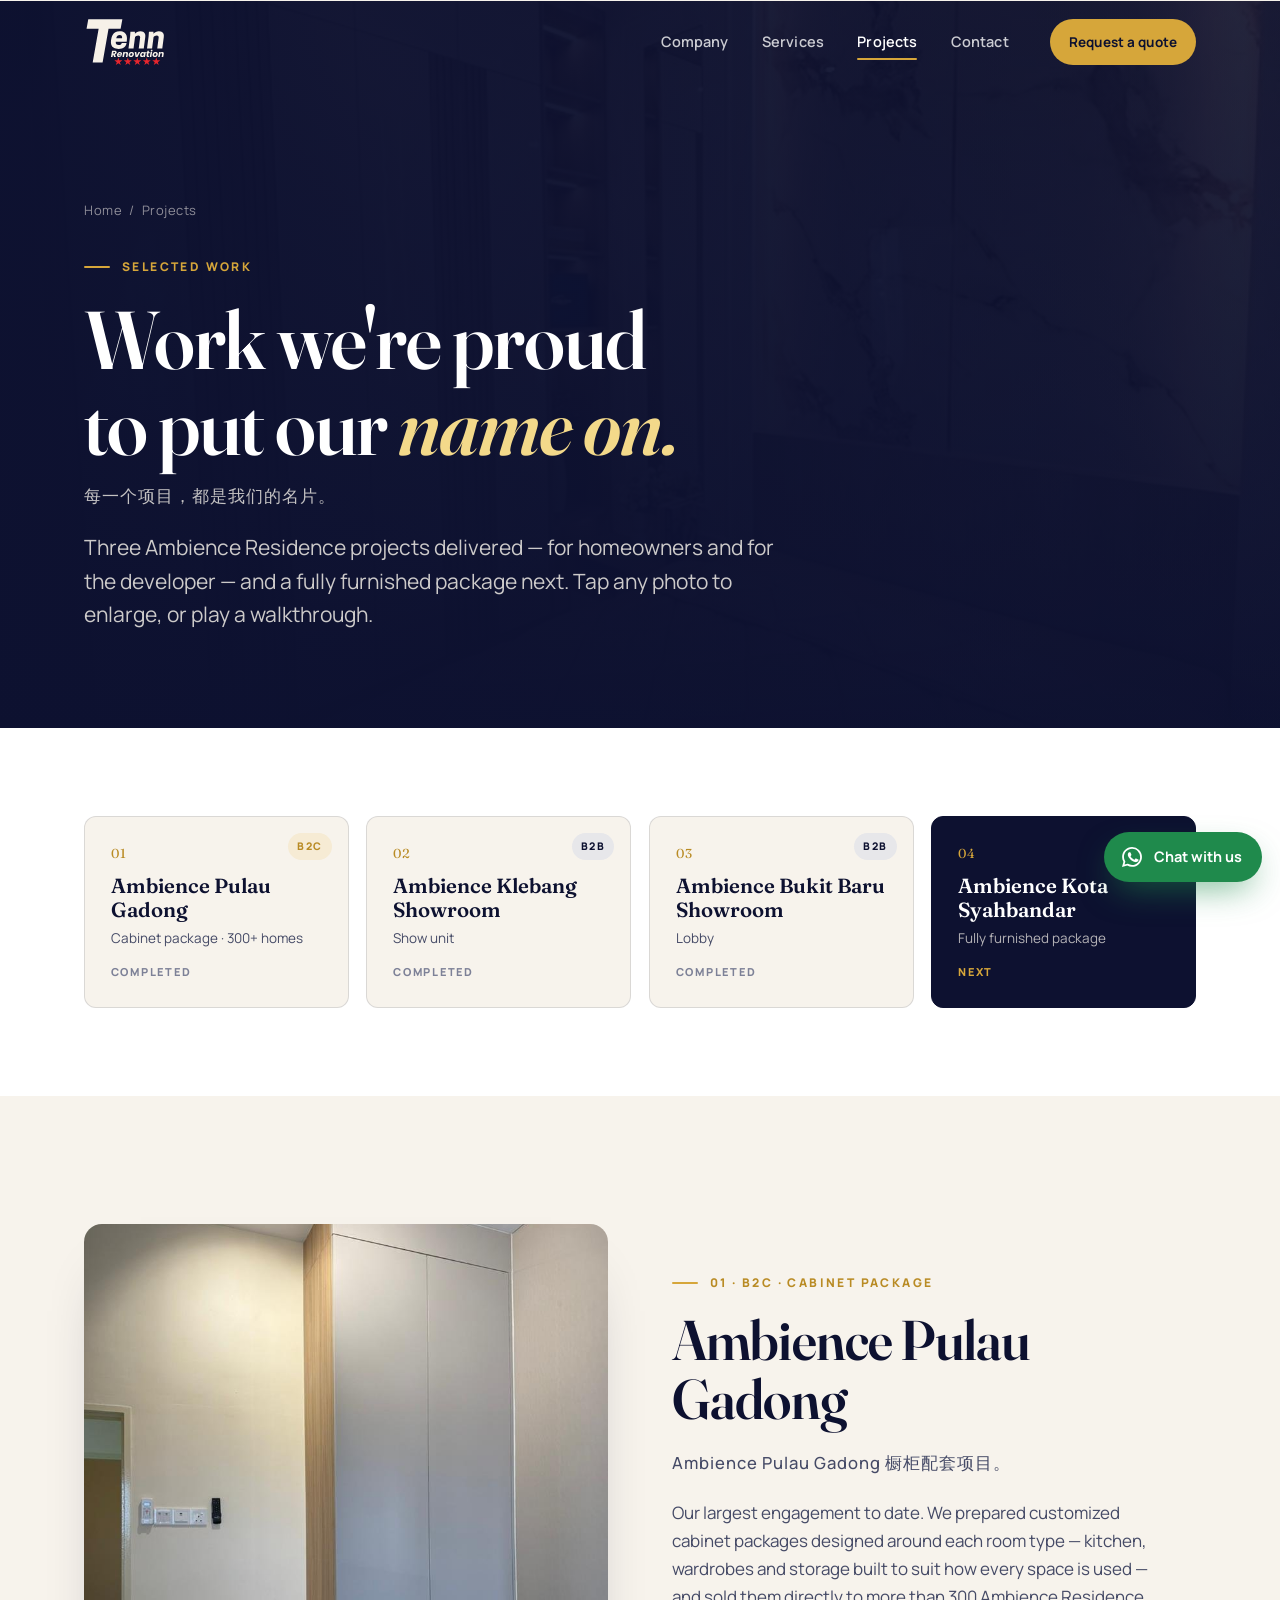
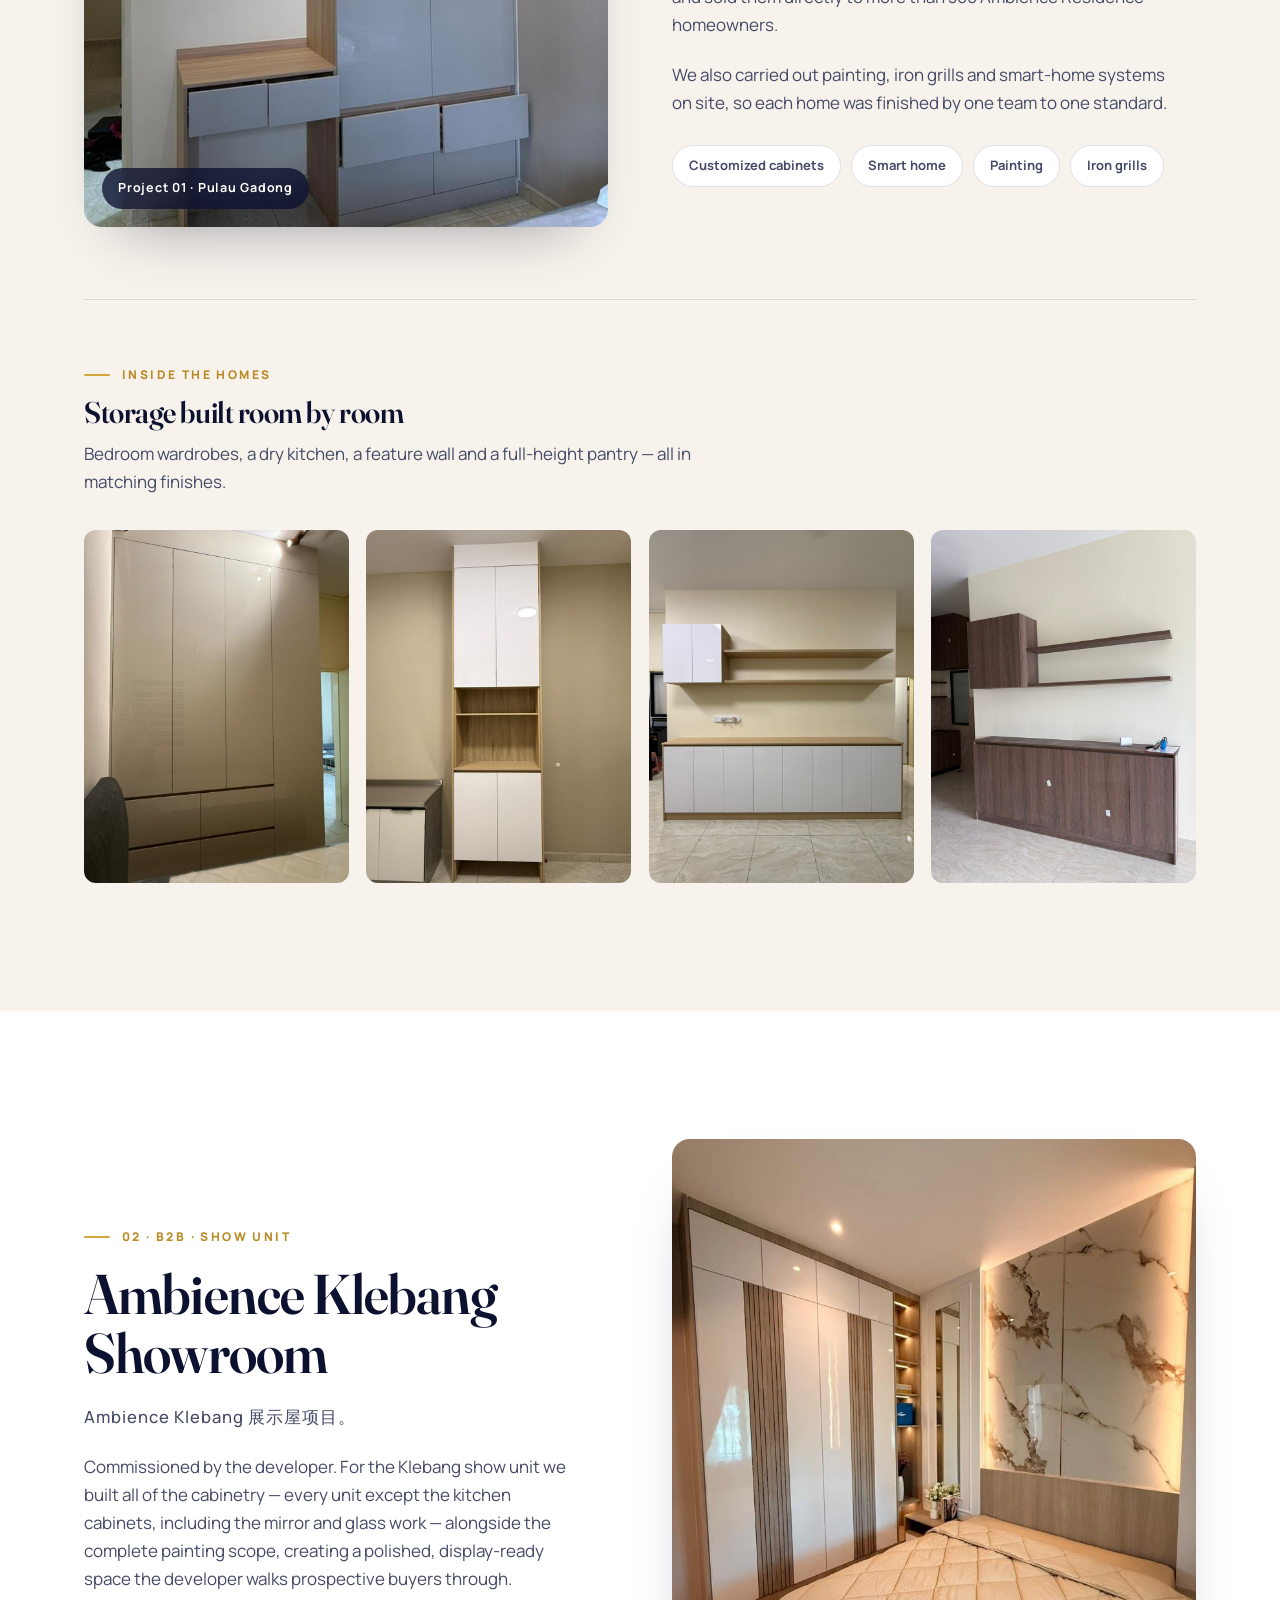
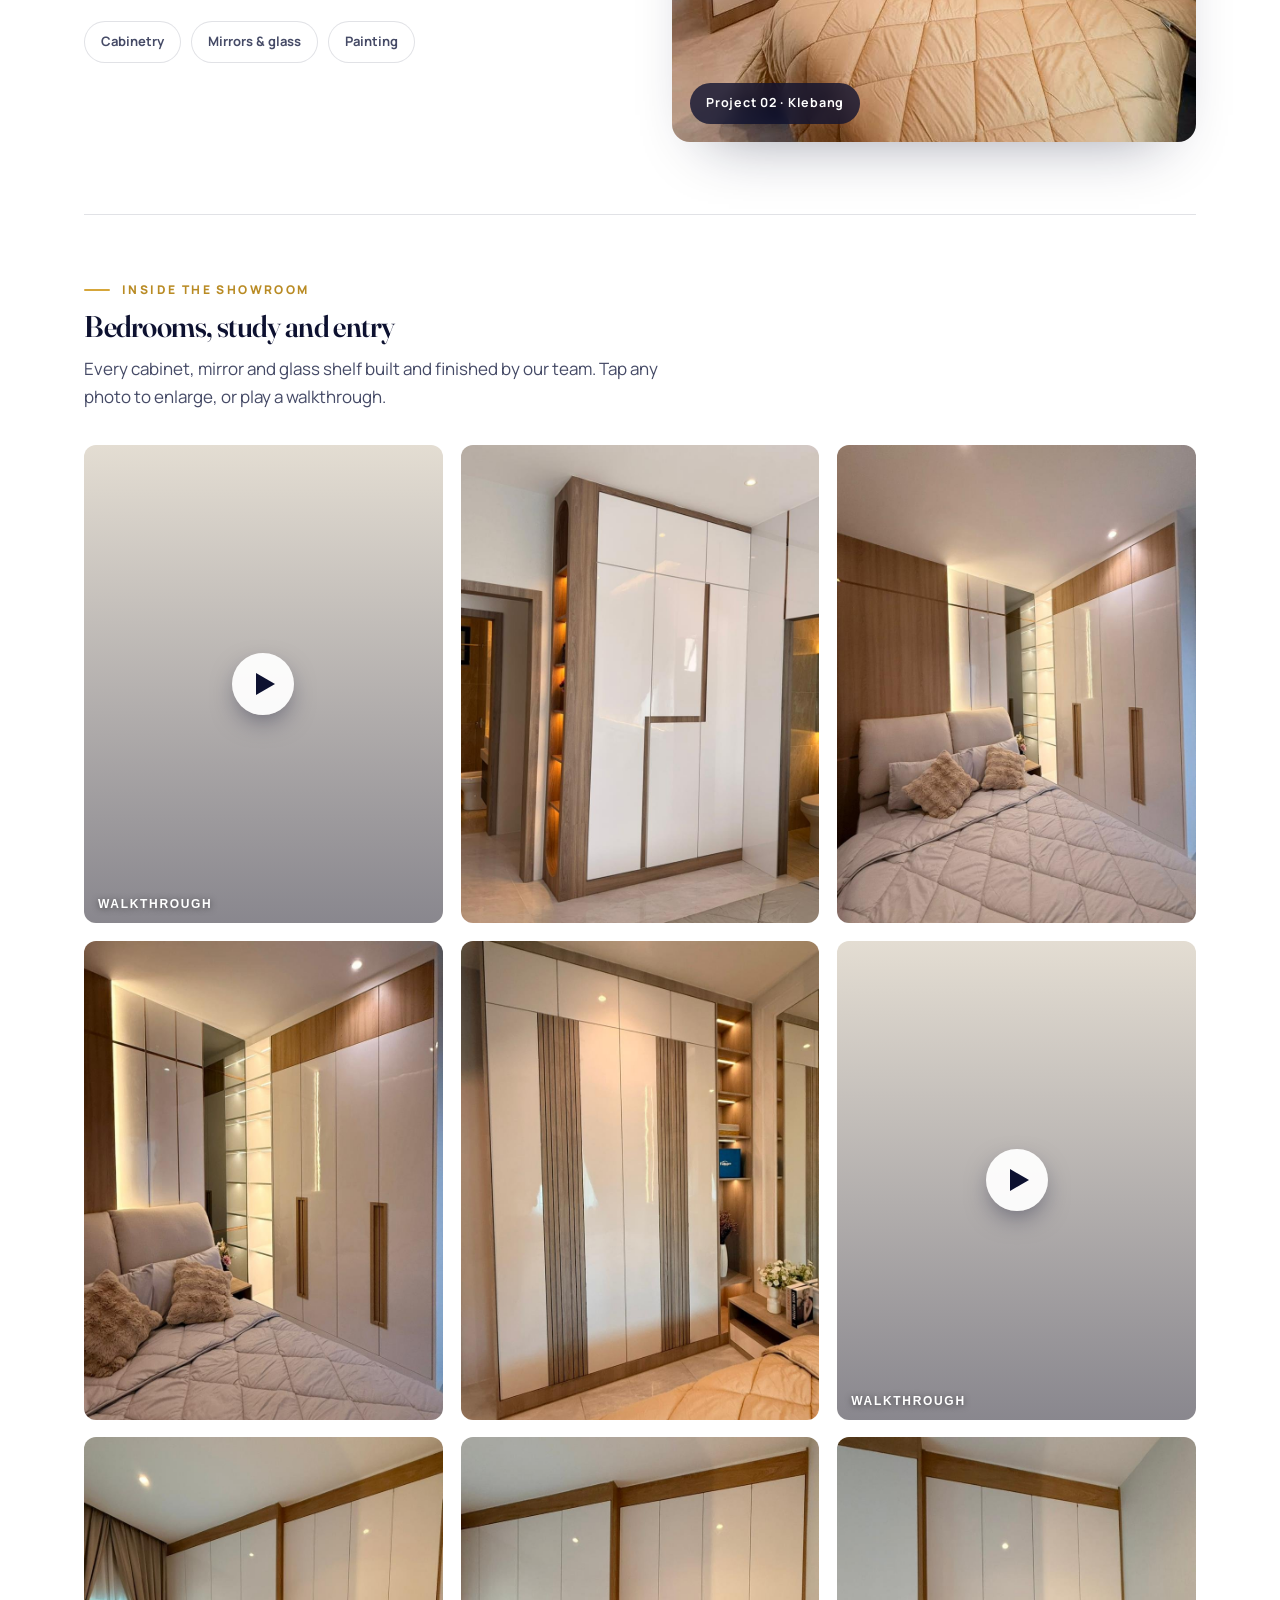
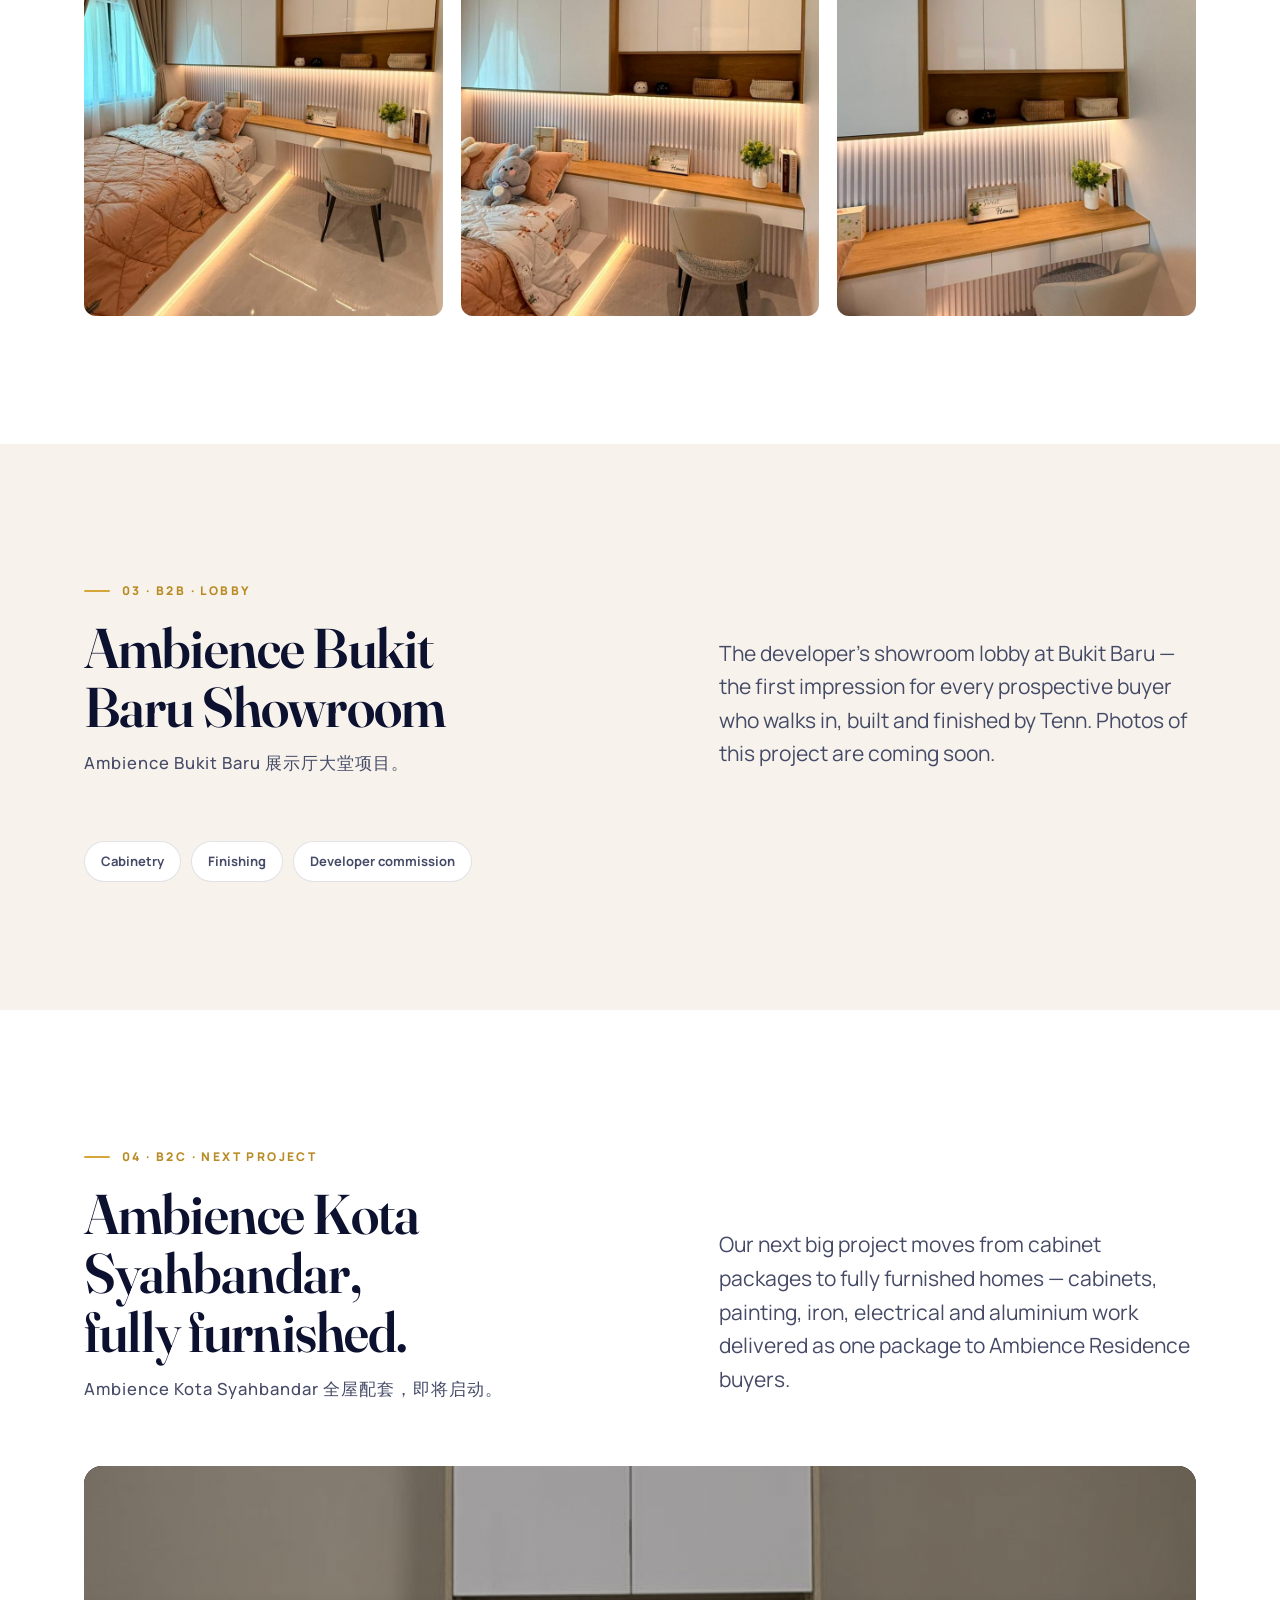
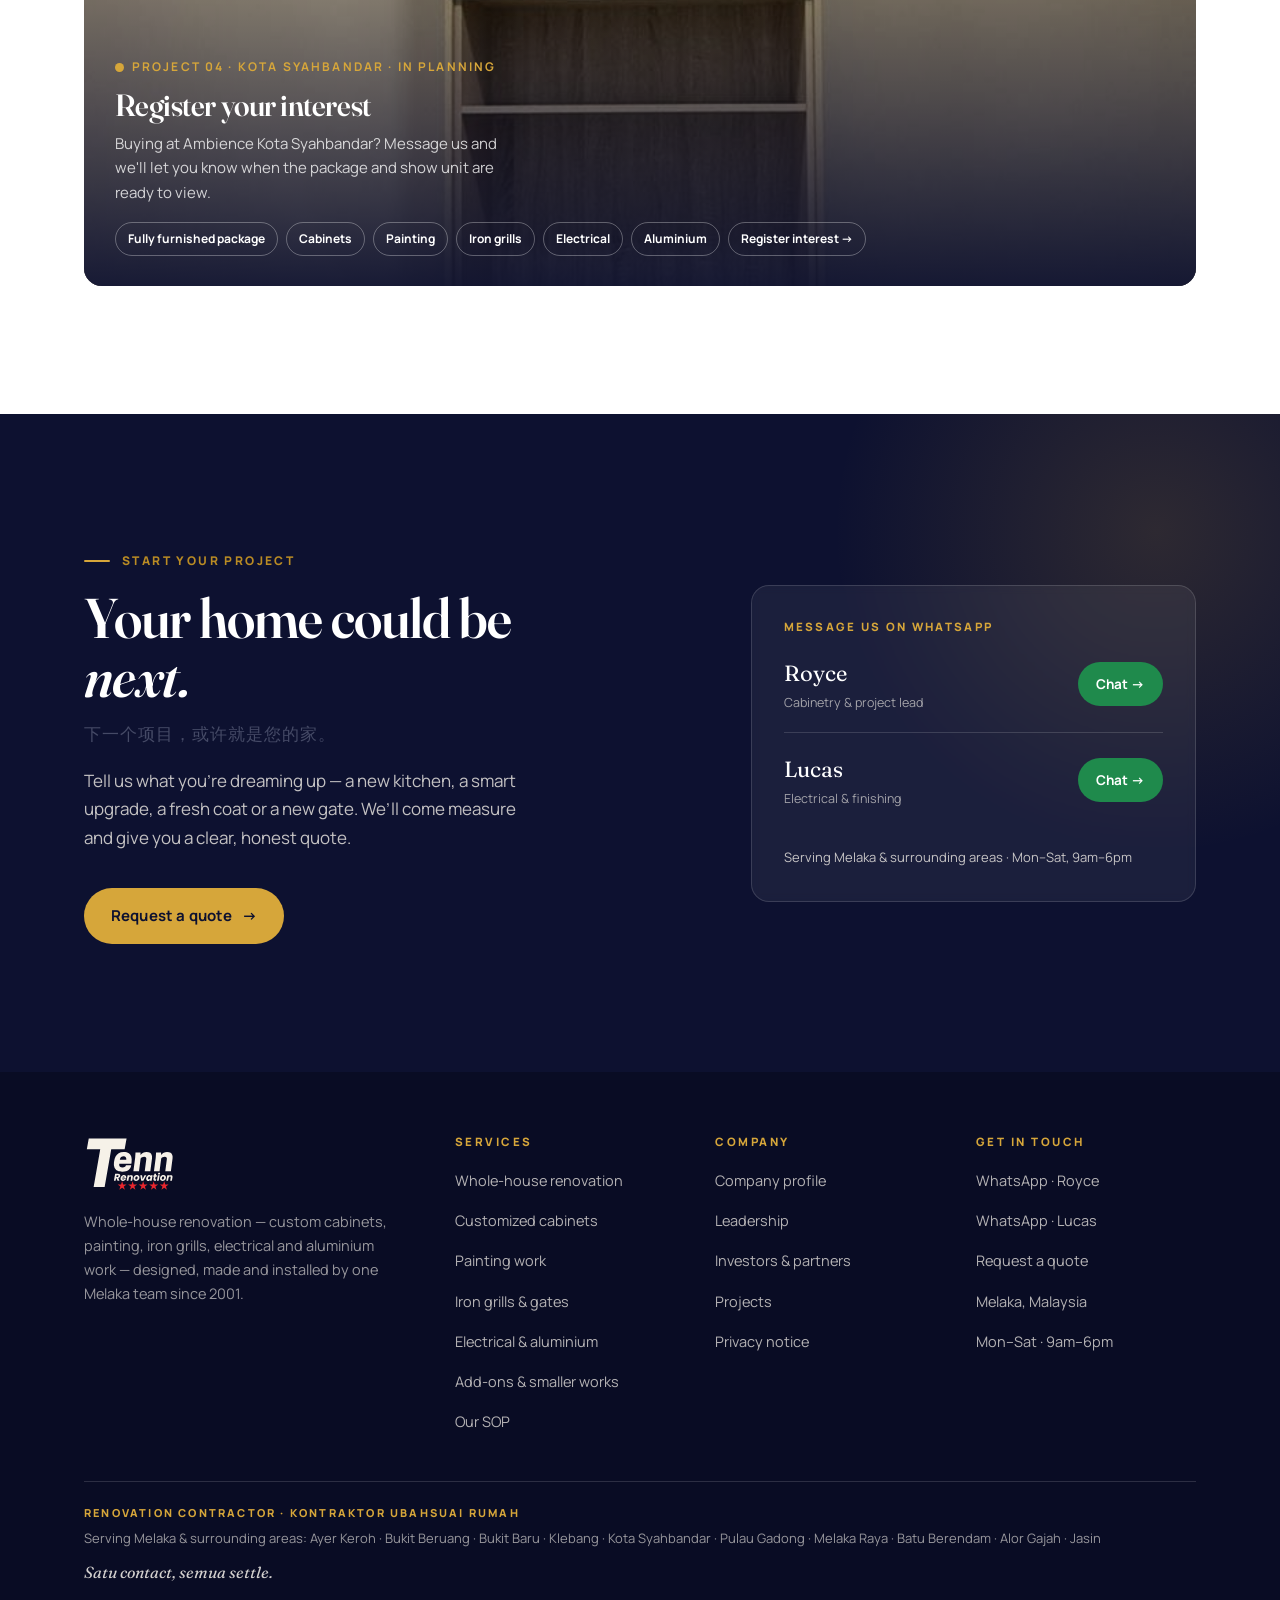
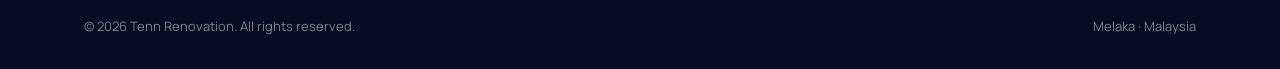
<file: projects.html>
<!DOCTYPE html>
<html lang="en">
<head>
<meta charset="UTF-8">
<meta name="viewport" content="width=device-width, initial-scale=1.0">
<title>Renovation Projects in Melaka — Ambience Residence | Tenn Renovation</title>
<meta name="description" content="Completed renovation projects in Melaka: cabinet packages for 300+ homes at Ambience Pulau Gadong, the Klebang show unit and the Bukit Baru showroom lobby, with a fully furnished package next at Ambience Kota Syahbandar.">
<meta name="theme-color" content="#0d1130">
<link rel="canonical" href="https://tennrenovation.com/projects.html">
<link rel="icon" href="media/favicon.svg" type="image/svg+xml">
<link rel="apple-touch-icon" href="media/apple-touch-icon.png">
<meta property="og:type" content="website">
<meta property="og:site_name" content="Tenn Renovation">
<meta property="og:title" content="Renovation Projects in Melaka — Ambience Residence | Tenn Renovation">
<meta property="og:description" content="Completed renovation projects in Melaka: cabinet packages for 300+ homes at Ambience Pulau Gadong, the Klebang show unit and the Bukit Baru showroom lobby, with a fully furnished package next at Ambience Kota Syahbandar.">
<meta property="og:url" content="https://tennrenovation.com/projects.html">
<meta property="og:image" content="https://tennrenovation.com/media/og-cover.jpg">
<meta property="og:locale" content="en_MY">
<meta name="twitter:card" content="summary_large_image">
<link rel="preconnect" href="https://fonts.googleapis.com">
<link rel="preconnect" href="https://fonts.gstatic.com" crossorigin>
<link rel="stylesheet" href="https://fonts.googleapis.com/css2?family=Fraunces:ital,opsz,wght@0,9..144,500;0,9..144,600;0,9..144,700;1,9..144,500;1,9..144,600&family=Manrope:wght@400;500;600;700;800&display=swap">
<link rel="stylesheet" href="styles.css?v=20261118b">
<script type="application/ld+json">
{
  "@context": "https://schema.org",
  "@type": "BreadcrumbList",
  "itemListElement": [
    { "@type": "ListItem", "position": 1, "name": "Home", "item": "https://tennrenovation.com/" },
    { "@type": "ListItem", "position": 2, "name": "Projects", "item": "https://tennrenovation.com/projects.html" }
  ]
}
</script>
</head>
<body>

<a class="skip-link" href="#main">Skip to content</a>

<!-- ============ HEADER ============ -->
<header class="site-head over-dark" id="siteHead">
  <div class="wrap bar">
    <a class="brand" href="index.html" aria-label="Tenn Renovation home">
      <img class="logo-mark logo-dark" src="media/tenn-logo.svg" alt="Tenn Renovation" width="640" height="392">
      <img class="logo-mark logo-light" src="media/tenn-logo-light.svg" alt="" aria-hidden="true" width="640" height="392">
    </a>
    <nav class="nav" id="siteNav" aria-label="Primary">
      <a class="link" href="company.html">Company</a>
      <a class="link" href="services.html">Services</a>
      <a class="link" href="projects.html" aria-current="page">Projects</a>
      <a class="link" href="quote.html">Contact</a>
      <div class="nav-cta">
        <a class="btn btn-brass btn-sm" href="quote.html">Request a quote</a>
      </div>
    </nav>
    <div class="bar-actions">
      <a class="btn btn-brass btn-sm" href="quote.html">Get a quote</a>
      <button class="menu-btn" id="menuBtn" type="button" aria-label="Open menu" aria-expanded="false" aria-controls="siteNav"><span></span><span></span><span></span></button>
    </div>
  </div>
</header>
<main id="main">

<!-- ============ PAGE HERO ============ -->
<section class="page-hero">
  <div class="bg"><img class="shot" src="media/showroom-master.jpg" alt="" width="810" height="1080" loading="lazy" decoding="async"></div>
  <div class="wrap">
    <div class="crumbs"><a href="index.html">Home</a> &nbsp;/&nbsp; Projects</div>
    <span class="eyebrow">Selected work</span>
    <h1>Work we're proud to put our <em>name on.</em></h1>
    <p class="zh-head" lang="zh">每一个项目，都是我们的名片。</p>
    <p class="lead">Three Ambience Residence projects delivered — for homeowners and for the developer — and a fully furnished package next. Tap any photo to enlarge, or play a walkthrough.</p>
  </div>
</section>

<!-- ============ PROJECT INDEX ============ -->
<section class="section tight on-paper">
  <div class="wrap">
    <div class="proj-index">
      <a class="pi reveal" href="#ambience"><span class="pi-k">01</span><span class="pi-badge b2c">B2C</span><b>Ambience Pulau Gadong</b><span>Cabinet package · 300+ homes</span><em>Completed</em></a>
      <a class="pi reveal" href="#klebang"><span class="pi-k">02</span><span class="pi-badge b2b">B2B</span><b>Ambience Klebang Showroom</b><span>Show unit</span><em>Completed</em></a>
      <a class="pi reveal" href="#bukit-baru"><span class="pi-k">03</span><span class="pi-badge b2b">B2B</span><b>Ambience Bukit Baru Showroom</b><span>Lobby</span><em>Completed</em></a>
      <a class="pi next reveal" href="#kota-syahbandar"><span class="pi-k">04</span><span class="pi-badge b2c">B2C</span><b>Ambience Kota Syahbandar</b><span>Fully furnished package</span><em>Next</em></a>
    </div>
  </div>
</section>

<!-- ============ PROJECT 01 ============ -->
<section class="section" id="ambience" style="scroll-margin-top:100px">
  <div class="wrap">
    <div class="split">
      <div class="pic reveal"><img class="shot" src="media/ambience-wardrobe-dresser.jpg" alt="Grey high-gloss bedroom wardrobe with built-in oak dressing table and drawers, Ambience Residence Pulau Gadong" data-lb data-lb-group="ambience" data-lb-src="media/ambience-wardrobe-dresser.jpg" style="cursor:zoom-in" width="810" height="1080" loading="lazy" decoding="async"><span class="tag">Project 01 · Pulau Gadong</span></div>
      <div class="txt reveal">
        <span class="eyebrow">01 · B2C · Cabinet package</span>
        <h2>Ambience Pulau Gadong</h2>
        <p class="zh-head" lang="zh">Ambience Pulau Gadong 橱柜配套项目。</p>
        <p>Our largest engagement to date. We prepared customized cabinet packages designed around each room type — kitchen, wardrobes and storage built to suit how every space is used — and sold them directly to more than 300 Ambience Residence homeowners.</p>
        <p>We also carried out painting, iron grills and smart-home systems on site, so each home was finished by one team to one standard.</p>
        <div class="statement" style="display:block"><div class="marks"><span>Customized cabinets</span><span>Smart home</span><span>Painting</span><span>Iron grills</span></div></div>
      </div>
    </div>
    <div class="svc-sub reveal">
      <div class="gal-head"><span class="eyebrow">Inside the homes</span><h3>Storage built room by room</h3><p>Bedroom wardrobes, a dry kitchen, a feature wall and a full-height pantry — all in matching finishes.</p></div>
      <div class="gal">
      <button class="tile" data-lb data-lb-group="ambience" data-lb-src="media/ambience-kitchen.jpg" aria-label="Enlarge photo"><img src="media/ambience-kitchen.jpg" alt="White gloss and oak dry-kitchen cabinets with floating shelves, Ambience Residence Pulau Gadong" width="810" height="1080" loading="lazy" decoding="async"></button>
      <button class="tile" data-lb data-lb-group="ambience" data-lb-src="media/ambience-feature-wall.jpg" aria-label="Enlarge photo"><img src="media/ambience-feature-wall.jpg" alt="Walnut feature wall with floating cabinet, display shelves and low sideboard, Ambience Residence Pulau Gadong" width="810" height="1080" loading="lazy" decoding="async"></button>
      <button class="tile" data-lb data-lb-group="ambience" data-lb-src="media/ambience-wardrobe-taupe.jpg" aria-label="Enlarge photo"><img src="media/ambience-wardrobe-taupe.jpg" alt="Tall taupe high-gloss bedroom wardrobe with base drawers, Ambience Residence Pulau Gadong" width="810" height="1080" loading="lazy" decoding="async"></button>
      <button class="tile" data-lb data-lb-group="ambience" data-lb-src="media/ambience-pantry.jpg" aria-label="Enlarge photo"><img src="media/ambience-pantry.jpg" alt="Full-height white gloss and oak kitchen pantry unit with open display niche, Ambience Residence Pulau Gadong" width="810" height="1080" loading="lazy" decoding="async"></button>
      </div>
    </div>
  </div>
</section>

<!-- ============ PROJECT 02 ============ -->
<section class="section on-paper" id="klebang" style="scroll-margin-top:100px">
  <div class="wrap">
    <div class="split rev">
      <div class="pic reveal"><img class="shot" src="media/showroom-master.jpg" alt="Marble feature headboard with white gloss wardrobe and fluted inserts in the master bedroom, Klebang showroom" data-lb data-lb-group="showroom" data-lb-src="media/showroom-master.jpg" style="cursor:zoom-in" width="810" height="1080" loading="lazy" decoding="async"><span class="tag">Project 02 · Klebang</span></div>
      <div class="txt reveal">
        <span class="eyebrow">02 · B2B · Show unit</span>
        <h2>Ambience Klebang Showroom</h2>
        <p class="zh-head" lang="zh">Ambience Klebang 展示屋项目。</p>
        <p>Commissioned by the developer. For the Klebang show unit we built all of the cabinetry — every unit except the kitchen cabinets, including the mirror and glass work — alongside the complete painting scope, creating a polished, display-ready space the developer walks prospective buyers through.</p>
        <div class="statement" style="display:block"><div class="marks"><span>Cabinetry</span><span>Mirrors &amp; glass</span><span>Painting</span></div></div>
      </div>
    </div>
    <div class="svc-sub reveal">
      <div class="gal-head"><span class="eyebrow">Inside the showroom</span><h3>Bedrooms, study and entry</h3><p>Every cabinet, mirror and glass shelf built and finished by our team. Tap any photo to enlarge, or play a walkthrough.</p></div>
      <div class="gal three">
      <button class="tile vid" data-lb data-lb-group="showroom" data-lb-type="video" data-lb-src="media/showroom-walk-1.mp4" aria-label="Play showroom walkthrough video"><video class="poster" src="media/showroom-walk-1.mp4#t=0.1" muted playsinline preload="metadata"></video><span class="play" aria-hidden="true"></span><span class="cap">Walkthrough</span></button>
      <button class="tile" data-lb data-lb-group="showroom" data-lb-src="media/showroom-entry.jpg" aria-label="Enlarge photo"><img src="media/showroom-entry.jpg" alt="Walnut-framed white gloss entry wardrobe with arched lit niche shelving, Klebang showroom" width="810" height="1080" loading="lazy" decoding="async"></button>
      <button class="tile" data-lb data-lb-group="showroom" data-lb-src="media/showroom-guest.jpg" aria-label="Enlarge photo"><img src="media/showroom-guest.jpg" alt="Guest bedroom with white gloss wardrobe, oak handles and lit glass display shelving, Klebang showroom" width="810" height="1080" loading="lazy" decoding="async"></button>
      <button class="tile" data-lb data-lb-group="showroom" data-lb-src="media/showroom-guest-detail.jpg" aria-label="Enlarge photo"><img src="media/showroom-guest-detail.jpg" alt="Detail of guest wardrobe with mirror panel and illuminated glass shelves, Klebang showroom" width="810" height="1080" loading="lazy" decoding="async"></button>
      <button class="tile" data-lb data-lb-group="showroom" data-lb-src="media/showroom-master-wardrobe.jpg" aria-label="Enlarge photo"><img src="media/showroom-master-wardrobe.jpg" alt="Master bedroom wardrobe in white gloss with vertical fluted inserts and lit open niche, Klebang showroom" width="810" height="1080" loading="lazy" decoding="async"></button>
      <button class="tile vid" data-lb data-lb-group="showroom" data-lb-type="video" data-lb-src="media/showroom-walk-2.mp4" aria-label="Play showroom walkthrough video"><video class="poster" src="media/showroom-walk-2.mp4#t=0.1" muted playsinline preload="metadata"></video><span class="play" aria-hidden="true"></span><span class="cap">Walkthrough</span></button>
      <button class="tile" data-lb data-lb-group="showroom" data-lb-src="media/showroom-kids.jpg" aria-label="Enlarge photo"><img src="media/showroom-kids.jpg" alt="Children's bedroom with study desk, fluted panel and overhead storage, Klebang showroom" width="810" height="1080" loading="lazy" decoding="async"></button>
      <button class="tile" data-lb data-lb-group="showroom" data-lb-src="media/showroom-kids-2.jpg" aria-label="Enlarge photo"><img src="media/showroom-kids-2.jpg" alt="Children's room study desk with overhead storage, oak shelf and fluted backing, Klebang showroom" width="810" height="1080" loading="lazy" decoding="async"></button>
      <button class="tile" data-lb data-lb-group="showroom" data-lb-src="media/showroom-kids-desk.jpg" aria-label="Enlarge photo"><img src="media/showroom-kids-desk.jpg" alt="Close view of the study desk, fluted wall panel and overhead cabinets in the children's room, Klebang showroom" width="810" height="1080" loading="lazy" decoding="async"></button>
      </div>
    </div>
  </div>
</section>

<!-- ============ PROJECT 03 ============ -->
<section class="section" id="bukit-baru" style="scroll-margin-top:100px">
  <div class="wrap">
    <div class="sec-head reveal">
      <div>
        <span class="eyebrow">03 · B2B · Lobby</span>
        <h2>Ambience Bukit Baru Showroom</h2>
        <p class="zh-head" lang="zh">Ambience Bukit Baru 展示厅大堂项目。</p>
      </div>
      <p class="lead">The developer's showroom lobby at Bukit Baru — the first impression for every prospective buyer who walks in, built and finished by Tenn. Photos of this project are coming soon.</p>
    </div>
    <div class="statement" style="display:block"><div class="marks"><span>Cabinetry</span><span>Finishing</span><span>Developer commission</span></div></div>
  </div>
</section>

<!-- ============ NEXT PROJECT ============ -->
<section class="section on-paper" id="kota-syahbandar" style="scroll-margin-top:100px">
  <div class="wrap">
    <div class="sec-head reveal">
      <div>
        <span class="eyebrow">04 · B2C · Next project</span>
        <h2>Ambience Kota Syahbandar, fully furnished.</h2>
        <p class="zh-head" lang="zh">Ambience Kota Syahbandar 全屋配套，即将启动。</p>
      </div>
      <p class="lead">Our next big project moves from cabinet packages to fully furnished homes — cabinets, painting, iron, electrical and aluminium work delivered as one package to Ambience Residence buyers.</p>
    </div>
    <a class="proj-card soon reveal" href="https://wa.me/60109718663?text=Hi%20Tenn%20Renovation%2C%20I%27m%20interested%20in%20the%20fully%20furnished%20package%20at%20Ambience%20Kota%20Syahbandar." target="_blank" rel="noopener" data-track="kota-syahbandar" style="min-height:420px">
      <div class="pic"><img class="shot" src="media/ambience-feature-wall.jpg" alt="Walnut feature wall with floating cabinet and display shelves, an example of the Tenn cabinet finish" width="810" height="1080" loading="lazy" decoding="async"></div>
      <div class="body"><span class="loc"><span class="pulse" style="display:inline-block;width:9px;height:9px;border-radius:50%;background:var(--brass);margin-right:8px;vertical-align:middle"></span>Project 04 · Kota Syahbandar · In planning</span><h3>Register your interest</h3><p>Buying at Ambience Kota Syahbandar? Message us and we'll let you know when the package and show unit are ready to view.</p><div class="tags"><span>Fully furnished package</span><span>Cabinets</span><span>Painting</span><span>Iron grills</span><span>Electrical</span><span>Aluminium</span><span>Register interest →</span></div></div>
    </a>
  </div>
</section>

<!-- ============ CTA ============ -->
<section class="section cta" id="contact">
  <div class="wrap">
    <div class="inner">
      <div class="reveal">
        <span class="eyebrow">Start your project</span>
        <h2>Your home could be <em>next.</em></h2>
        <p class="zh-head" lang="zh">下一个项目，或许就是您的家。</p>
        <p>Tell us what you’re dreaming up — a new kitchen, a smart upgrade, a fresh coat or a new gate. We’ll come measure and give you a clear, honest quote.</p>
        <div class="hero-actions"><a class="btn btn-brass" href="quote.html">Request a quote <span class="arr">→</span></a></div>
      </div>
      <div class="card reveal">
        <div class="lbl">Message us on WhatsApp</div>
        <div class="person">
          <div><div class="nm">Royce</div><div class="rl">Cabinetry &amp; project lead</div></div>
          <a class="wa-pill" href="https://wa.me/60109718663" target="_blank" rel="noopener">Chat →</a>
        </div>
        <div class="person">
          <div><div class="nm">Lucas</div><div class="rl">Electrical &amp; finishing</div></div>
          <a class="wa-pill" href="https://wa.me/60163303178" target="_blank" rel="noopener">Chat →</a>
        </div>
        <p class="fine">Serving Melaka &amp; surrounding areas · Mon–Sat, 9am–6pm</p>
      </div>
    </div>
  </div>
</section>

</main>

<!-- ============ FOOTER ============ -->
<footer class="foot">
  <div class="wrap">
    <div class="top">
      <div class="brand">
        <img class="logo-mark" src="media/tenn-logo-light.svg" alt="Tenn Renovation" width="640" height="392">
        <p class="bl">Whole-house renovation — custom cabinets, painting, iron grills, electrical and aluminium work — designed, made and installed by one Melaka team since 2001.</p>
      </div>
      <div>
        <h4>Services</h4>
        <ul>
          <li><a href="services.html#whole-house">Whole-house renovation</a></li>
          <li><a href="services.html#cabinetry">Customized cabinets</a></li>
          <li><a href="services.html#painting">Painting work</a></li>
          <li><a href="services.html#iron-grills">Iron grills &amp; gates</a></li>
          <li><a href="services.html#electrical">Electrical &amp; aluminium</a></li>
          <li><a href="services.html#add-ons">Add-ons &amp; smaller works</a></li>
          <li><a href="services.html#process">Our SOP</a></li>
        </ul>
      </div>
      <div>
        <h4>Company</h4>
        <ul>
          <li><a href="company.html">Company profile</a></li>
          <li><a href="company.html#leadership">Leadership</a></li>
          <li><a href="company.html#growth">Investors &amp; partners</a></li>
          <li><a href="projects.html">Projects</a></li>
          <li><a href="privacy.html">Privacy notice</a></li>
        </ul>
      </div>
      <div>
        <h4>Get in touch</h4>
        <ul>
          <li><a href="https://wa.me/60109718663" target="_blank" rel="noopener">WhatsApp · Royce</a></li>
          <li><a href="https://wa.me/60163303178" target="_blank" rel="noopener">WhatsApp · Lucas</a></li>
          <li><a href="quote.html">Request a quote</a></li>
          <li><span>Melaka, Malaysia</span></li>
          <li><span>Mon–Sat · 9am–6pm</span></li>
        </ul>
      </div>
    </div>
    <div class="areas">
      <span class="lbl">Renovation contractor · Kontraktor ubahsuai rumah</span>
      <span>Serving Melaka &amp; surrounding areas: Ayer Keroh · Bukit Beruang · Bukit Baru · Klebang · Kota Syahbandar · Pulau Gadong · Melaka Raya · Batu Berendam · Alor Gajah · Jasin</span>
      <span class="tag-line">Satu contact, semua settle.</span>
    </div>
    <div class="bot">
      <span>© 2026 Tenn Renovation. All rights reserved.</span>
      <span>Melaka · Malaysia</span>
    </div>
  </div>
</footer>

<!-- Floating WhatsApp button -->
<a class="wa-float" href="https://wa.me/60109718663?text=Hi%20Tenn%20Renovation%2C%20I%27d%20like%20to%20ask%20about%20a%20renovation." target="_blank" rel="noopener" aria-label="Chat with us on WhatsApp" data-track="floating-button">
  <svg viewBox="0 0 24 24" fill="currentColor" aria-hidden="true"><path d="M12.04 2C6.58 2 2.13 6.45 2.13 11.91c0 1.75.46 3.45 1.32 4.95L2 22l5.25-1.38a9.9 9.9 0 0 0 4.79 1.22h.01c5.46 0 9.91-4.45 9.91-9.91 0-2.65-1.03-5.14-2.9-7.01A9.82 9.82 0 0 0 12.04 2Zm0 1.84c2.16 0 4.19.84 5.72 2.37a8.04 8.04 0 0 1 2.37 5.71c0 4.46-3.63 8.08-8.09 8.08a8.1 8.1 0 0 1-4.12-1.13l-.3-.18-3.06.8.82-2.99-.19-.31a8.05 8.05 0 0 1-1.24-4.29c0-4.46 3.63-8.08 8.09-8.08Zm-2.6 3.32c-.18 0-.46.07-.7.34-.24.27-.93.91-.93 2.21 0 1.31.95 2.57 1.08 2.74.13.18 1.86 2.85 4.51 3.99.63.27 1.12.43 1.5.55.63.2 1.21.17 1.66.1.5-.07 1.55-.63 1.77-1.25.22-.61.22-1.14.15-1.25-.06-.11-.24-.18-.5-.31-.27-.13-1.55-.76-1.79-.85-.24-.09-.42-.13-.59.13-.18.27-.68.85-.83 1.03-.15.18-.31.2-.57.07-.27-.13-1.11-.41-2.12-1.31-.78-.7-1.31-1.56-1.46-1.82-.15-.27-.02-.41.11-.54.12-.12.27-.31.4-.46.13-.16.18-.27.27-.45.09-.18.04-.34-.02-.47-.07-.13-.59-1.42-.81-1.94-.21-.51-.43-.44-.59-.45h-.5Z"/></svg>
  <span>Chat with us</span>
</a>

<!-- Lightbox -->
<div class="lightbox" id="lightbox" aria-hidden="true" role="dialog" aria-label="Photo gallery">
  <button class="lb-close" id="lbClose" aria-label="Close">&times;</button>
  <button class="lb-nav lb-prev" id="lbPrev" aria-label="Previous">&#8249;</button>
  <button class="lb-nav lb-next" id="lbNext" aria-label="Next">&#8250;</button>
  <div class="lb-stage" id="lbStage"></div>
  <div class="lb-count" id="lbCount"></div>
</div>

<script src="site.js?v=20261118b"></script>
</body>
</html>
</file>
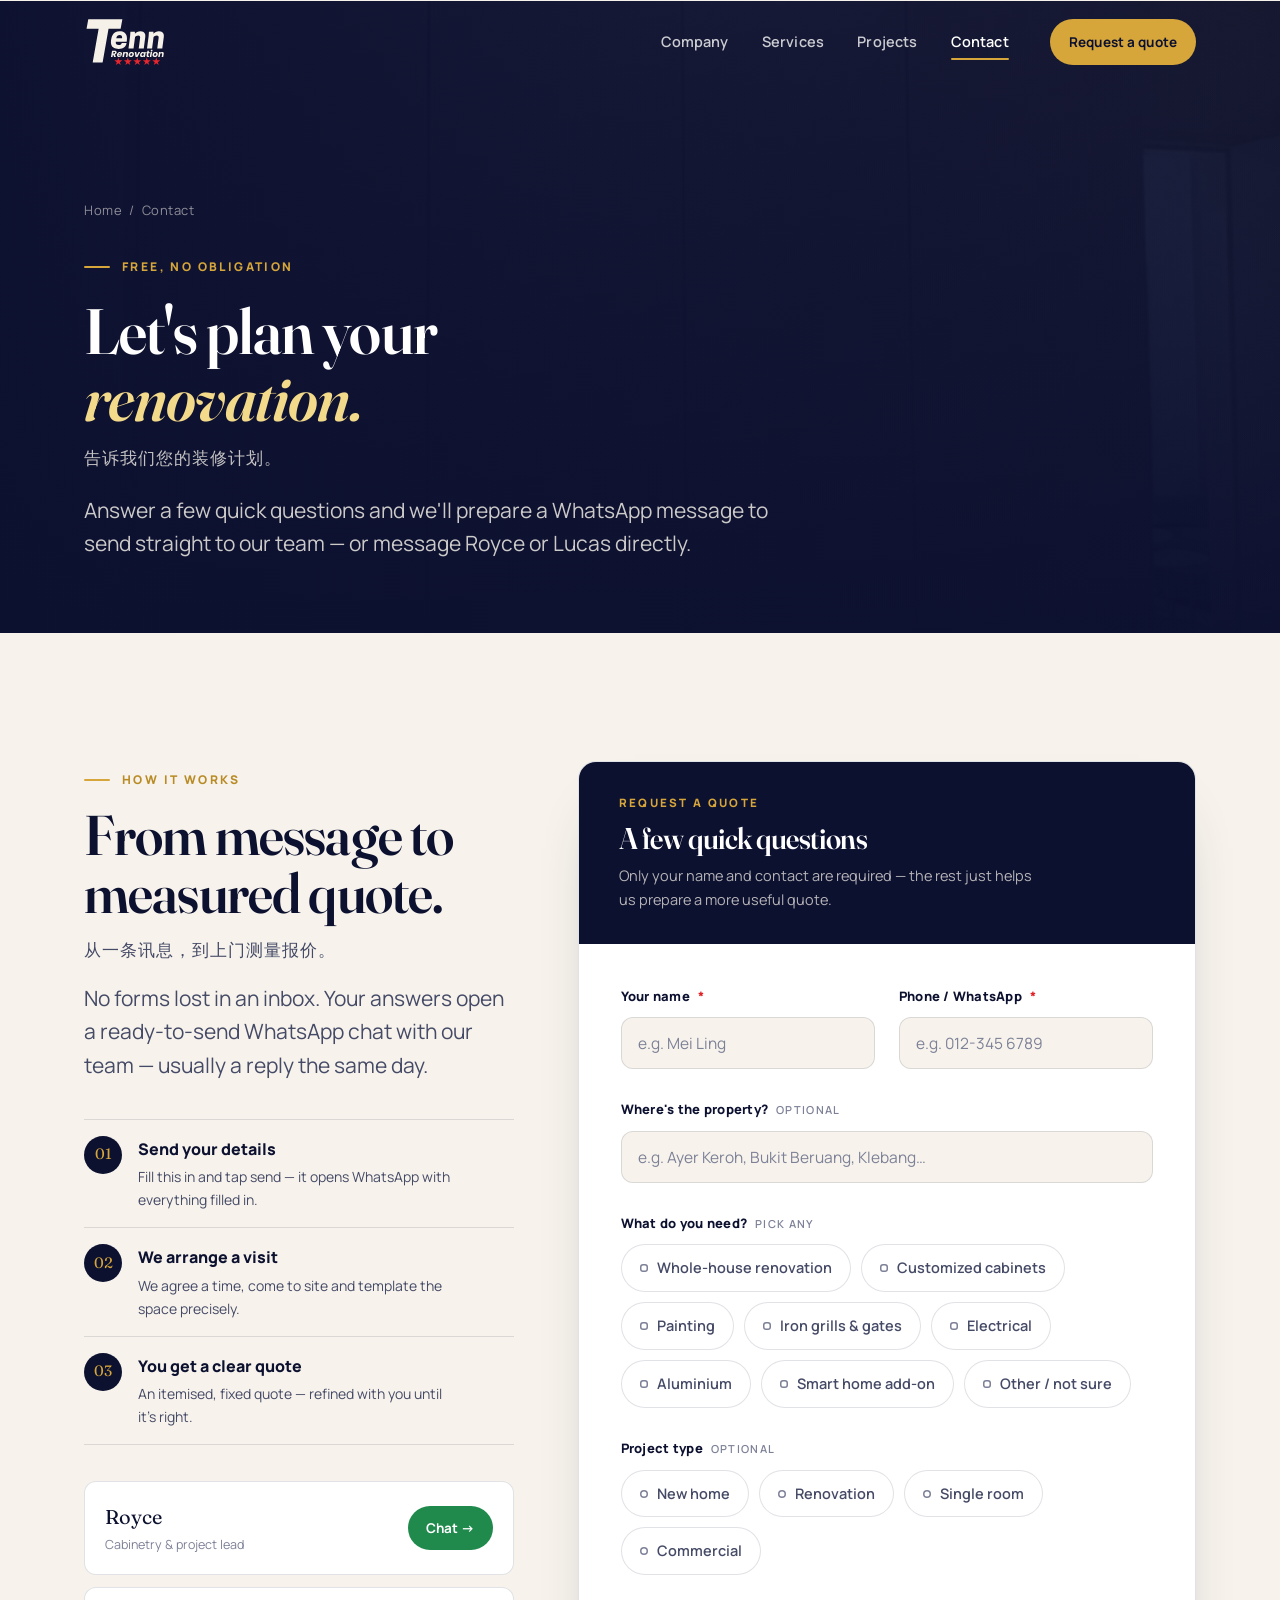
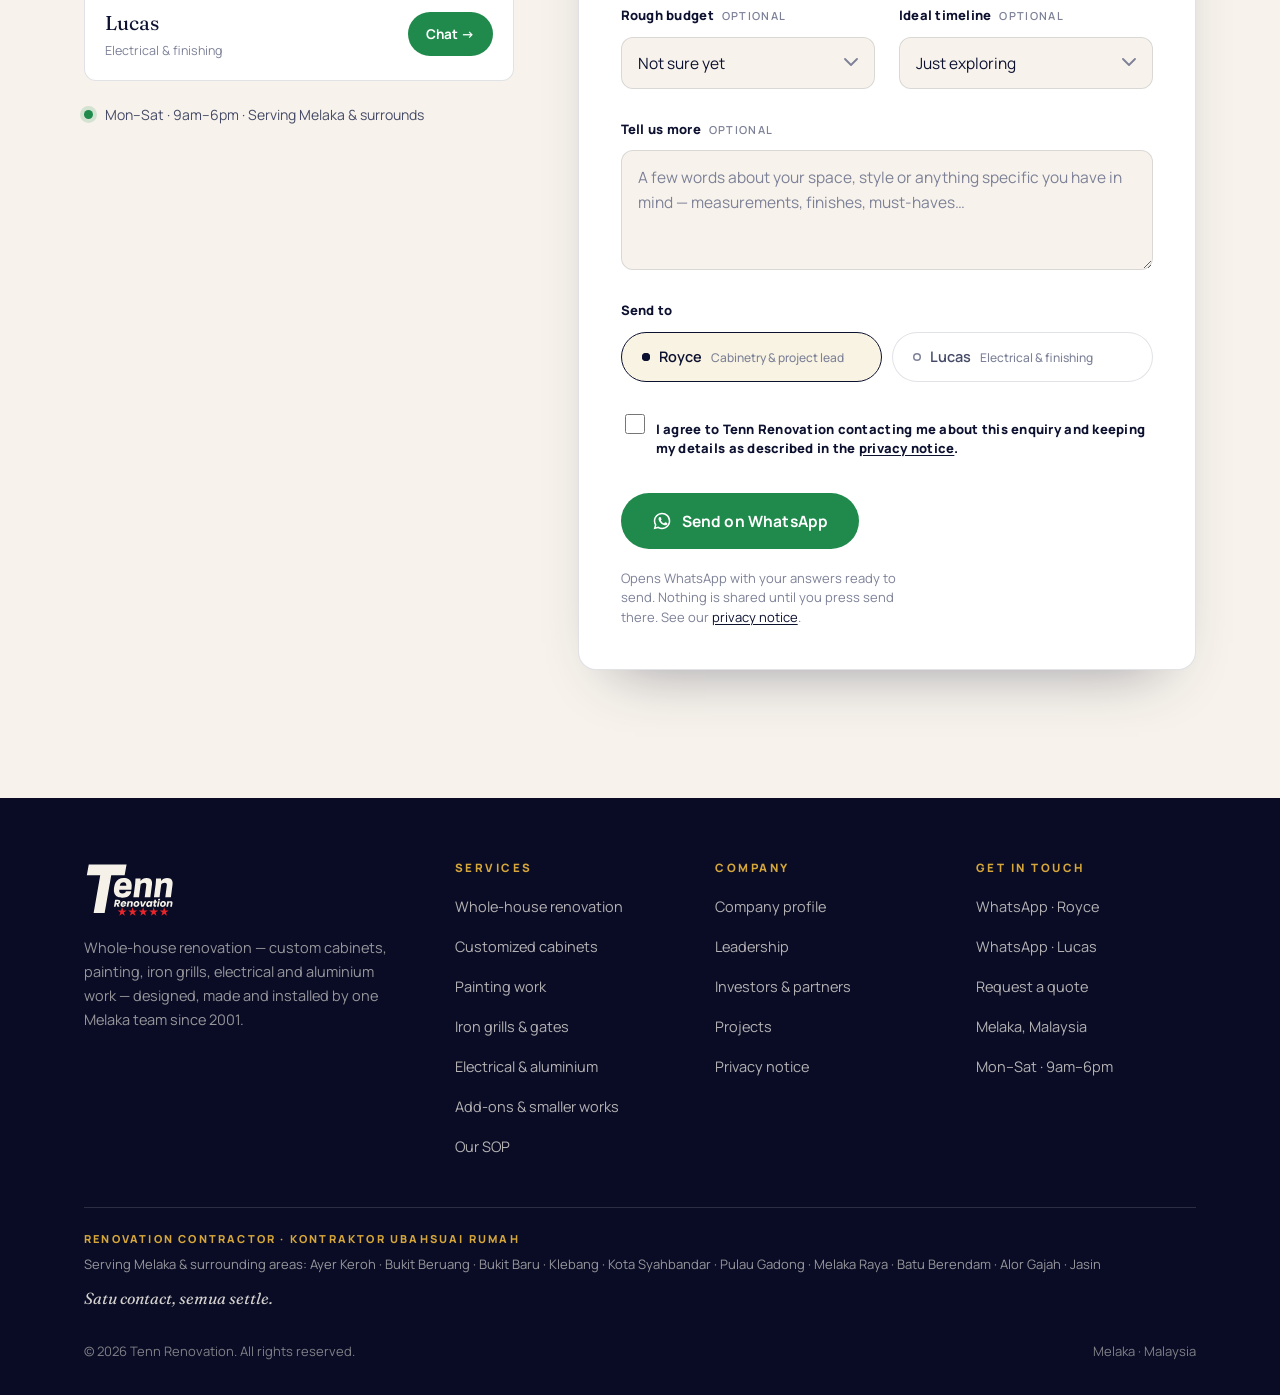
<file: quote.html>
<!DOCTYPE html>
<html lang="en">
<head>
<meta charset="UTF-8">
<meta name="viewport" content="width=device-width, initial-scale=1.0">
<title>Free Renovation Quote in Melaka | Tenn Renovation</title>
<meta name="description" content="Request a free, no-obligation renovation quote in Melaka. Tell us about your home, we visit and measure, and you get a clear itemised quote. WhatsApp Royce directly or use the quick form.">
<meta name="theme-color" content="#0d1130">
<link rel="canonical" href="https://tennrenovation.com/quote.html">
<link rel="icon" href="media/favicon.svg" type="image/svg+xml">
<link rel="apple-touch-icon" href="media/apple-touch-icon.png">
<meta property="og:type" content="website">
<meta property="og:site_name" content="Tenn Renovation">
<meta property="og:title" content="Free Renovation Quote in Melaka | Tenn Renovation">
<meta property="og:description" content="Request a free, no-obligation renovation quote in Melaka. Tell us about your home, we visit and measure, and you get a clear itemised quote. WhatsApp Royce directly or use the quick form.">
<meta property="og:url" content="https://tennrenovation.com/quote.html">
<meta property="og:image" content="https://tennrenovation.com/media/og-cover.jpg">
<meta property="og:locale" content="en_MY">
<meta name="twitter:card" content="summary_large_image">
<link rel="preconnect" href="https://fonts.googleapis.com">
<link rel="preconnect" href="https://fonts.gstatic.com" crossorigin>
<link rel="stylesheet" href="https://fonts.googleapis.com/css2?family=Fraunces:ital,opsz,wght@0,9..144,500;0,9..144,600;0,9..144,700;1,9..144,500;1,9..144,600&family=Manrope:wght@400;500;600;700;800&display=swap">
<link rel="stylesheet" href="styles.css?v=20261118b">
<script type="application/ld+json">
{
  "@context": "https://schema.org",
  "@type": "BreadcrumbList",
  "itemListElement": [
    { "@type": "ListItem", "position": 1, "name": "Home", "item": "https://tennrenovation.com/" },
    { "@type": "ListItem", "position": 2, "name": "Contact", "item": "https://tennrenovation.com/quote.html" }
  ]
}
</script>
</head>
<body>

<a class="skip-link" href="#main">Skip to content</a>

<!-- ============ HEADER ============ -->
<header class="site-head over-dark" id="siteHead">
  <div class="wrap bar">
    <a class="brand" href="index.html" aria-label="Tenn Renovation home">
      <img class="logo-mark logo-dark" src="media/tenn-logo.svg" alt="Tenn Renovation" width="640" height="392">
      <img class="logo-mark logo-light" src="media/tenn-logo-light.svg" alt="" aria-hidden="true" width="640" height="392">
    </a>
    <nav class="nav" id="siteNav" aria-label="Primary">
      <a class="link" href="company.html">Company</a>
      <a class="link" href="services.html">Services</a>
      <a class="link" href="projects.html">Projects</a>
      <a class="link" href="quote.html" aria-current="page">Contact</a>
      <div class="nav-cta">
        <a class="btn btn-brass btn-sm" href="quote.html">Request a quote</a>
      </div>
    </nav>
    <div class="bar-actions">
      <a class="btn btn-brass btn-sm" href="quote.html">Get a quote</a>
      <button class="menu-btn" id="menuBtn" type="button" aria-label="Open menu" aria-expanded="false" aria-controls="siteNav"><span></span><span></span><span></span></button>
    </div>
  </div>
</header>
<main id="main">

<!-- ============ PAGE HERO ============ -->
<section class="page-hero compact">
  <div class="bg"><img class="shot" src="media/ambience-kitchen.jpg" alt="" width="810" height="1080" loading="lazy" decoding="async"></div>
  <div class="wrap">
    <div class="crumbs"><a href="index.html">Home</a> &nbsp;/&nbsp; Contact</div>
    <span class="eyebrow">Free, no obligation</span>
    <h1>Let's plan your <em>renovation.</em></h1>
    <p class="zh-head" lang="zh">告诉我们您的装修计划。</p>
    <p class="lead">Answer a few quick questions and we'll prepare a WhatsApp message to send straight to our team — or message Royce or Lucas directly.</p>
  </div>
</section>

<!-- ============ CONTACT ============ -->
<section class="section" id="quote-form">
  <div class="wrap">
    <div class="contact-grid">
      <aside class="contact-aside reveal" id="contact">
        <span class="eyebrow">How it works</span>
        <h2>From message to measured quote.</h2>
        <p class="zh-head" lang="zh">从一条讯息，到上门测量报价。</p>
        <p class="lead">No forms lost in an inbox. Your answers open a ready-to-send WhatsApp chat with our team — usually a reply the same day.</p>
        <ol class="q-steps">
          <li><span class="qn"></span><span class="qt"><b>Send your details</b><span>Fill this in and tap send — it opens WhatsApp with everything filled in.</span></span></li>
          <li><span class="qn"></span><span class="qt"><b>We arrange a visit</b><span>We agree a time, come to site and template the space precisely.</span></span></li>
          <li><span class="qn"></span><span class="qt"><b>You get a clear quote</b><span>An itemised, fixed quote — refined with you until it's right.</span></span></li>
        </ol>
        <div class="direct">
          <div class="person"><div><div class="nm">Royce</div><div class="rl">Cabinetry &amp; project lead</div></div><a class="wa-pill" href="https://wa.me/60109718663" target="_blank" rel="noopener">Chat →</a></div>
          <div class="person"><div><div class="nm">Lucas</div><div class="rl">Electrical &amp; finishing</div></div><a class="wa-pill" href="https://wa.me/60163303178" target="_blank" rel="noopener">Chat →</a></div>
        </div>
        <div class="quote-reassure"><span class="dot-ok"></span> Mon–Sat · 9am–6pm · Serving Melaka &amp; surrounds</div>
      </aside>

      <div class="q-card reveal">
        <div class="q-card-head">
          <div class="lbl">Request a quote</div>
          <h3>A few quick questions</h3>
          <p>Only your name and contact are required — the rest just helps us prepare a more useful quote.</p>
        </div>
        <form class="q-form" id="quoteForm" novalidate>

          <div class="q-grid-2">
            <div class="q-field" data-required>
              <label for="qName">Your name <span class="q-req">*</span></label>
              <input class="q-input" type="text" id="qName" name="name" placeholder="e.g. Mei Ling" autocomplete="name">
            </div>
            <div class="q-field" data-required>
              <label for="qPhone">Phone / WhatsApp <span class="q-req">*</span></label>
              <input class="q-input" type="tel" id="qPhone" name="phone" placeholder="e.g. 012-345 6789" autocomplete="tel">
            </div>
          </div>

          <div class="q-field">
            <label for="qArea">Where's the property? <span class="opt">Optional</span></label>
            <input class="q-input" type="text" id="qArea" name="area" placeholder="e.g. Ayer Keroh, Bukit Beruang, Klebang…">
          </div>

          <div class="q-field">
            <span class="q-legend">What do you need? <span class="opt">Pick any</span></span>
            <div class="q-chips" id="qServices">
              <label class="q-chip"><input type="checkbox" name="service" value="Whole-house renovation"><span>Whole-house renovation</span></label>
              <label class="q-chip"><input type="checkbox" name="service" value="Customized cabinets"><span>Customized cabinets</span></label>
              <label class="q-chip"><input type="checkbox" name="service" value="Painting work"><span>Painting</span></label>
              <label class="q-chip"><input type="checkbox" name="service" value="Iron grills &amp; gates"><span>Iron grills &amp; gates</span></label>
              <label class="q-chip"><input type="checkbox" name="service" value="Electrical work"><span>Electrical</span></label>
              <label class="q-chip"><input type="checkbox" name="service" value="Aluminium work"><span>Aluminium</span></label>
              <label class="q-chip"><input type="checkbox" name="service" value="Smart home add-on"><span>Smart home add-on</span></label>
              <label class="q-chip"><input type="checkbox" name="service" value="Other (tiling, ceiling, aircon, repairs)"><span>Other / not sure</span></label>
            </div>
          </div>

          <div class="q-field">
            <span class="q-legend">Project type <span class="opt">Optional</span></span>
            <div class="q-chips" id="qType">
              <label class="q-chip"><input type="radio" name="ptype" value="New home"><span>New home</span></label>
              <label class="q-chip"><input type="radio" name="ptype" value="Renovation"><span>Renovation</span></label>
              <label class="q-chip"><input type="radio" name="ptype" value="Single room"><span>Single room</span></label>
              <label class="q-chip"><input type="radio" name="ptype" value="Commercial / office"><span>Commercial</span></label>
            </div>
          </div>

          <div class="q-grid-2">
            <div class="q-field">
              <label for="qBudget">Rough budget <span class="opt">Optional</span></label>
              <select class="q-select" id="qBudget" name="budget">
                <option value="">Not sure yet</option>
                <option value="Under RM10,000">Under RM10,000</option>
                <option value="RM10,000 – RM30,000">RM10,000 – RM30,000</option>
                <option value="RM30,000 – RM60,000">RM30,000 – RM60,000</option>
                <option value="RM60,000 – RM100,000">RM60,000 – RM100,000</option>
                <option value="Above RM100,000">Above RM100,000</option>
              </select>
            </div>
            <div class="q-field">
              <label for="qTimeline">Ideal timeline <span class="opt">Optional</span></label>
              <select class="q-select" id="qTimeline" name="timeline">
                <option value="">Just exploring</option>
                <option value="As soon as possible">As soon as possible</option>
                <option value="Within 1–3 months">Within 1–3 months</option>
                <option value="In 3–6 months">In 3–6 months</option>
                <option value="6+ months away">6+ months away</option>
              </select>
            </div>
          </div>

          <div class="q-field">
            <label for="qMsg">Tell us more <span class="opt">Optional</span></label>
            <textarea class="q-textarea" id="qMsg" name="message" placeholder="A few words about your space, style or anything specific you have in mind — measurements, finishes, must-haves…"></textarea>
          </div>

          <div class="q-field">
            <span class="q-legend">Send to</span>
            <div class="q-recip" id="qRecip">
              <label class="q-chip"><input type="radio" name="recipient" value="60109718663" checked><span>Royce<small>Cabinetry &amp; project lead</small></span></label>
              <label class="q-chip"><input type="radio" name="recipient" value="60163303178"><span>Lucas<small>Electrical &amp; finishing</small></span></label>
            </div>
          </div>

          <div class="q-field q-consent">
            <label class="q-check"><input type="checkbox" id="qConsent" name="consent" value="yes"><span>I agree to Tenn Renovation contacting me about this enquiry and keeping my details as described in the <a href="privacy.html" target="_blank" rel="noopener">privacy notice</a>.</span></label>
          </div>

          <p class="q-err" id="qErr">Please add your name and a contact number so we can reach you.</p>

          <div class="q-send">
            <button class="btn btn-wa" type="submit">
              <svg class="wa-ic" viewBox="0 0 24 24" fill="currentColor" aria-hidden="true"><path d="M12.04 2C6.58 2 2.13 6.45 2.13 11.91c0 1.75.46 3.45 1.32 4.95L2 22l5.25-1.38a9.9 9.9 0 0 0 4.79 1.22h.01c5.46 0 9.91-4.45 9.91-9.91 0-2.65-1.03-5.14-2.9-7.01A9.82 9.82 0 0 0 12.04 2Zm0 1.84c2.16 0 4.19.84 5.72 2.37a8.04 8.04 0 0 1 2.37 5.71c0 4.46-3.63 8.08-8.09 8.08a8.1 8.1 0 0 1-4.12-1.13l-.3-.18-3.06.8.82-2.99-.19-.31a8.05 8.05 0 0 1-1.24-4.29c0-4.46 3.63-8.08 8.09-8.08Zm-2.6 3.32c-.18 0-.46.07-.7.34-.24.27-.93.91-.93 2.21 0 1.31.95 2.57 1.08 2.74.13.18 1.86 2.85 4.51 3.99.63.27 1.12.43 1.5.55.63.2 1.21.17 1.66.1.5-.07 1.55-.63 1.77-1.25.22-.61.22-1.14.15-1.25-.06-.11-.24-.18-.5-.31-.27-.13-1.55-.76-1.79-.85-.24-.09-.42-.13-.59.13-.18.27-.68.85-.83 1.03-.15.18-.31.2-.57.07-.27-.13-1.11-.41-2.12-1.31-.78-.7-1.31-1.56-1.46-1.82-.15-.27-.02-.41.11-.54.12-.12.27-.31.4-.46.13-.16.18-.27.27-.45.09-.18.04-.34-.02-.47-.07-.13-.59-1.42-.81-1.94-.21-.51-.43-.44-.59-.45h-.5Z"/></svg>
              Send on WhatsApp
            </button>
            <p class="fine">Opens WhatsApp with your answers ready to send. Nothing is shared until you press send there. See our <a href="privacy.html">privacy notice</a>.</p>
          </div>

        </form>
        <div class="q-done" id="qDone" hidden>
          <div class="q-done-ic" aria-hidden="true">✓</div>
          <h3>Thanks, <span id="qDoneName"></span> — your request is ready.</h3>
          <p>WhatsApp should have opened with your details filled in. Press <b>Send</b> there and we'll reply within working hours (Mon–Sat, 9am–6pm).</p>
          <p id="qDoneLogged" hidden>We've also logged your request, so even if WhatsApp didn't open we have your number and will be in touch.</p>
          <div class="q-done-actions">
            <a class="btn btn-wa" id="qDoneWa" href="#" target="_blank" rel="noopener">Open WhatsApp again <span class="arr">→</span></a>
            <a class="btn btn-ghost" href="projects.html">Browse projects meanwhile</a>
          </div>
        </div>
      </div>
    </div>
  </div>
</section>

</main>

<!-- ============ FOOTER ============ -->
<footer class="foot">
  <div class="wrap">
    <div class="top">
      <div class="brand">
        <img class="logo-mark" src="media/tenn-logo-light.svg" alt="Tenn Renovation" width="640" height="392">
        <p class="bl">Whole-house renovation — custom cabinets, painting, iron grills, electrical and aluminium work — designed, made and installed by one Melaka team since 2001.</p>
      </div>
      <div>
        <h4>Services</h4>
        <ul>
          <li><a href="services.html#whole-house">Whole-house renovation</a></li>
          <li><a href="services.html#cabinetry">Customized cabinets</a></li>
          <li><a href="services.html#painting">Painting work</a></li>
          <li><a href="services.html#iron-grills">Iron grills &amp; gates</a></li>
          <li><a href="services.html#electrical">Electrical &amp; aluminium</a></li>
          <li><a href="services.html#add-ons">Add-ons &amp; smaller works</a></li>
          <li><a href="services.html#process">Our SOP</a></li>
        </ul>
      </div>
      <div>
        <h4>Company</h4>
        <ul>
          <li><a href="company.html">Company profile</a></li>
          <li><a href="company.html#leadership">Leadership</a></li>
          <li><a href="company.html#growth">Investors &amp; partners</a></li>
          <li><a href="projects.html">Projects</a></li>
          <li><a href="privacy.html">Privacy notice</a></li>
        </ul>
      </div>
      <div>
        <h4>Get in touch</h4>
        <ul>
          <li><a href="https://wa.me/60109718663" target="_blank" rel="noopener">WhatsApp · Royce</a></li>
          <li><a href="https://wa.me/60163303178" target="_blank" rel="noopener">WhatsApp · Lucas</a></li>
          <li><a href="quote.html">Request a quote</a></li>
          <li><span>Melaka, Malaysia</span></li>
          <li><span>Mon–Sat · 9am–6pm</span></li>
        </ul>
      </div>
    </div>
    <div class="areas">
      <span class="lbl">Renovation contractor · Kontraktor ubahsuai rumah</span>
      <span>Serving Melaka &amp; surrounding areas: Ayer Keroh · Bukit Beruang · Bukit Baru · Klebang · Kota Syahbandar · Pulau Gadong · Melaka Raya · Batu Berendam · Alor Gajah · Jasin</span>
      <span class="tag-line">Satu contact, semua settle.</span>
    </div>
    <div class="bot">
      <span>© 2026 Tenn Renovation. All rights reserved.</span>
      <span>Melaka · Malaysia</span>
    </div>
  </div>
</footer>

<script src="site.js?v=20261118b"></script>
<script>
  // quote form → compose a tidy WhatsApp message and open the chat
  (function(){
    const form = document.getElementById('quoteForm');
    if(!form) return;
    const err = document.getElementById('qErr');
    const decode = (s) => { const t = document.createElement('textarea'); t.innerHTML = s; return t.value; };

    // deep-link prefill: ?service=Painting%20work&type=Renovation
    const params = new URLSearchParams(location.search);
    const wanted = (params.get('service') || '').toLowerCase().trim();
    if(wanted){
      form.querySelectorAll('input[name="service"]').forEach(cb => {
        if(decode(cb.value).toLowerCase().includes(wanted)) cb.checked = true;
      });
    }
    const wantType = (params.get('type') || '').toLowerCase().trim();
    if(wantType){
      form.querySelectorAll('input[name="ptype"]').forEach(r => {
        if(r.value.toLowerCase() === wantType) r.checked = true;
      });
    }

    const clearInvalid = () => {
      form.querySelectorAll('.q-field.invalid').forEach(f => f.classList.remove('invalid'));
      err.classList.remove('show');
    };
    form.addEventListener('input', clearInvalid);
    form.addEventListener('change', clearInvalid);

    form.addEventListener('submit', (e) => {
      e.preventDefault();
      const data = new FormData(form);
      const name = (data.get('name') || '').toString().trim();
      const phone = (data.get('phone') || '').toString().trim();
      const consentBox = document.getElementById('qConsent');

      // validate the two required fields + consent
      let ok = true;
      const nameField = document.getElementById('qName').closest('.q-field');
      const phoneField = document.getElementById('qPhone').closest('.q-field');
      const consentField = consentBox.closest('.q-field');
      if(!name){ nameField.classList.add('invalid'); ok = false; }
      if(!phone){ phoneField.classList.add('invalid'); ok = false; }
      if(!consentBox.checked){ consentField.classList.add('invalid'); ok = false; }
      if(!ok){
        err.textContent = (!name || !phone) ? 'Please add your name and a contact number so we can reach you.' : 'Please tick the box so we can contact you about your enquiry.';
        err.classList.add('show');
        (!name ? nameField.querySelector('input') : !phone ? phoneField.querySelector('input') : consentBox).focus();
        return;
      }

      const services = data.getAll('service').map(s => decode(s.toString()));
      const ptype = (data.get('ptype') || '').toString();
      const area = (data.get('area') || '').toString().trim();
      const budget = (data.get('budget') || '').toString();
      const timeline = (data.get('timeline') || '').toString();
      const msg = (data.get('message') || '').toString().trim();
      const recipient = (data.get('recipient') || '60109718663').toString();
      const person = recipient === '60163303178' ? 'Lucas' : 'Royce';

      // build the WhatsApp message
      const L = [];
      L.push('Hi Tenn Renovation, I\u2019d like to request a quote.');
      L.push('');
      L.push('\u2022 Name: ' + name);
      L.push('\u2022 Contact: ' + phone);
      if(area)            L.push('\u2022 Location: ' + area);
      if(services.length) L.push('\u2022 Looking for: ' + services.join(', '));
      if(ptype)           L.push('\u2022 Project type: ' + ptype);
      if(budget)          L.push('\u2022 Budget: ' + budget);
      if(timeline)        L.push('\u2022 Timeline: ' + timeline);
      if(msg){ L.push(''); L.push('Details: ' + msg); }
      L.push('');
      L.push('(Sent from tennrenovation.com)');
      const url = 'https://wa.me/' + recipient + '?text=' + encodeURIComponent(L.join('\n'));

      // 1) open WhatsApp synchronously so popup blockers allow it
      window.open(url, '_blank', 'noopener');

      // 2) record the lead in the CRM / endpoint (if one is configured) — never blocks the user
      const attr = (window.tennAttribution && window.tennAttribution()) || {};
      const lead = {
        name, phone, area, services: services.join(', '), project_type: ptype, budget, timeline, message: msg,
        preferred_contact: person, consent: 'yes', consent_text: consentBox.closest('label').textContent.trim(),
        source: 'tennrenovation.com quote form', page: location.pathname, submitted_at: new Date().toISOString(),
        first_touch: attr.first || null, last_touch: attr.last || null,
        summary: L.join('\n')
      };
      const sending = window.tennSendLead ? window.tennSendLead(lead) : Promise.resolve(false);

      // 3) analytics: count the lead without personal details
      if(window.tennTrack){ window.tennTrack('generate_lead', { method:'quote_form', person, services: services.join(', ') || 'unspecified', project_type: ptype || 'unspecified' }); }

      // 4) swap the form for a confirmation
      const done = document.getElementById('qDone');
      document.getElementById('qDoneName').textContent = name;
      document.getElementById('qDoneWa').href = url;
      form.hidden = true; done.hidden = false;
      done.scrollIntoView({ behavior:'smooth', block:'start' });
      sending.then(okSent => { if(okSent) document.getElementById('qDoneLogged').hidden = false; });
    });
  })();
</script>

</body>
</html>
</file>
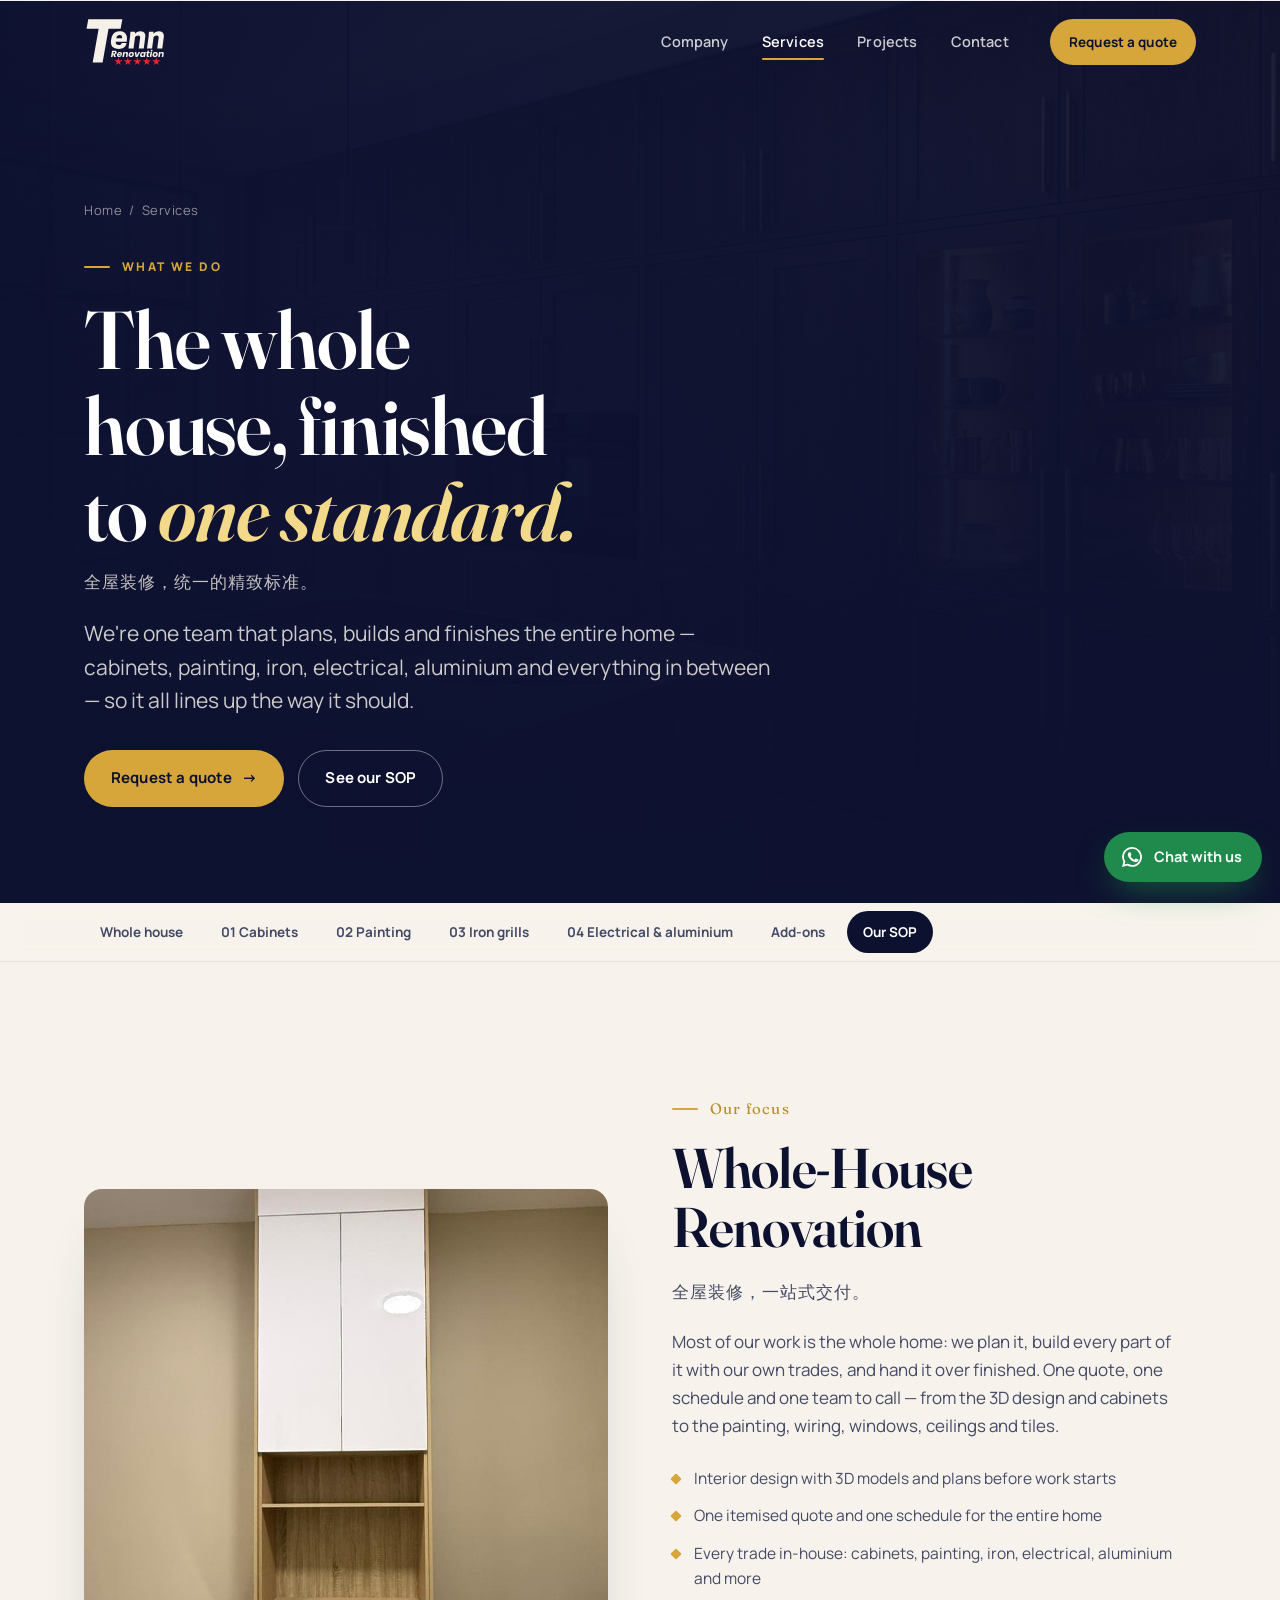
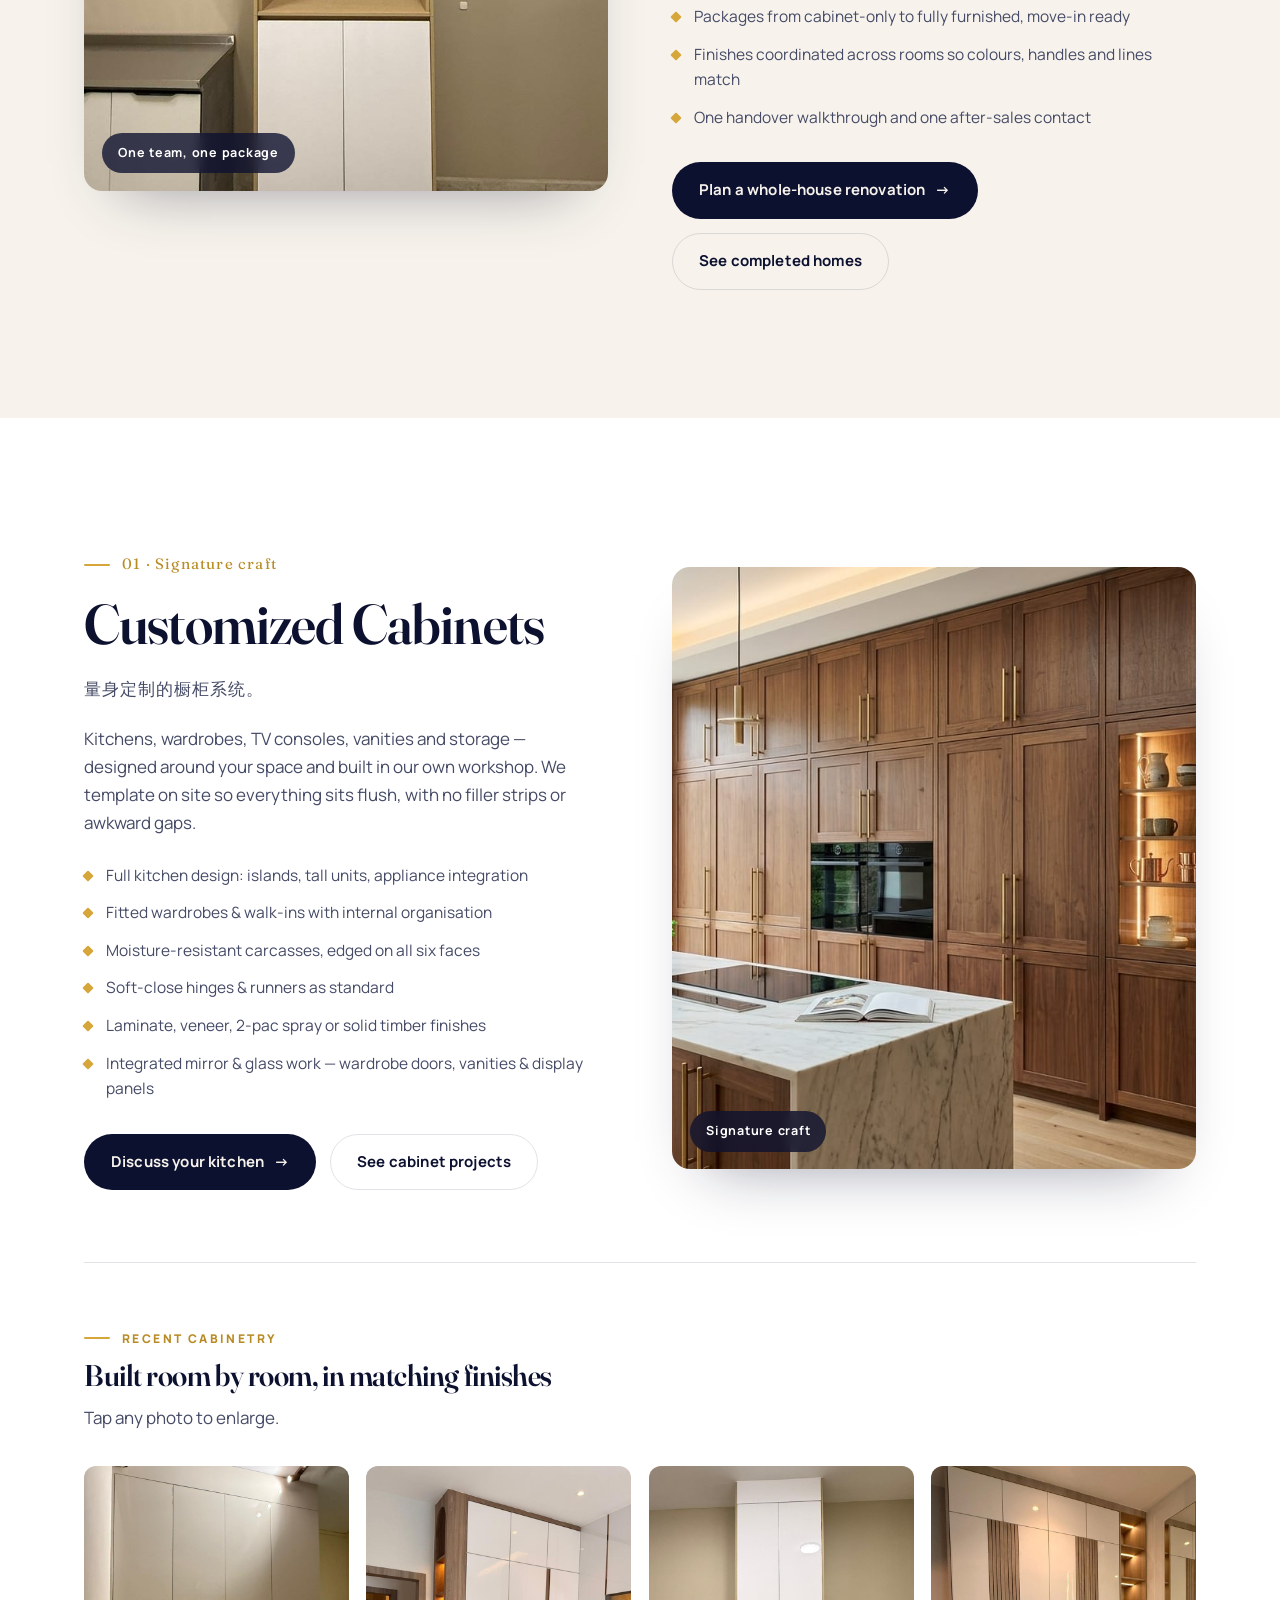
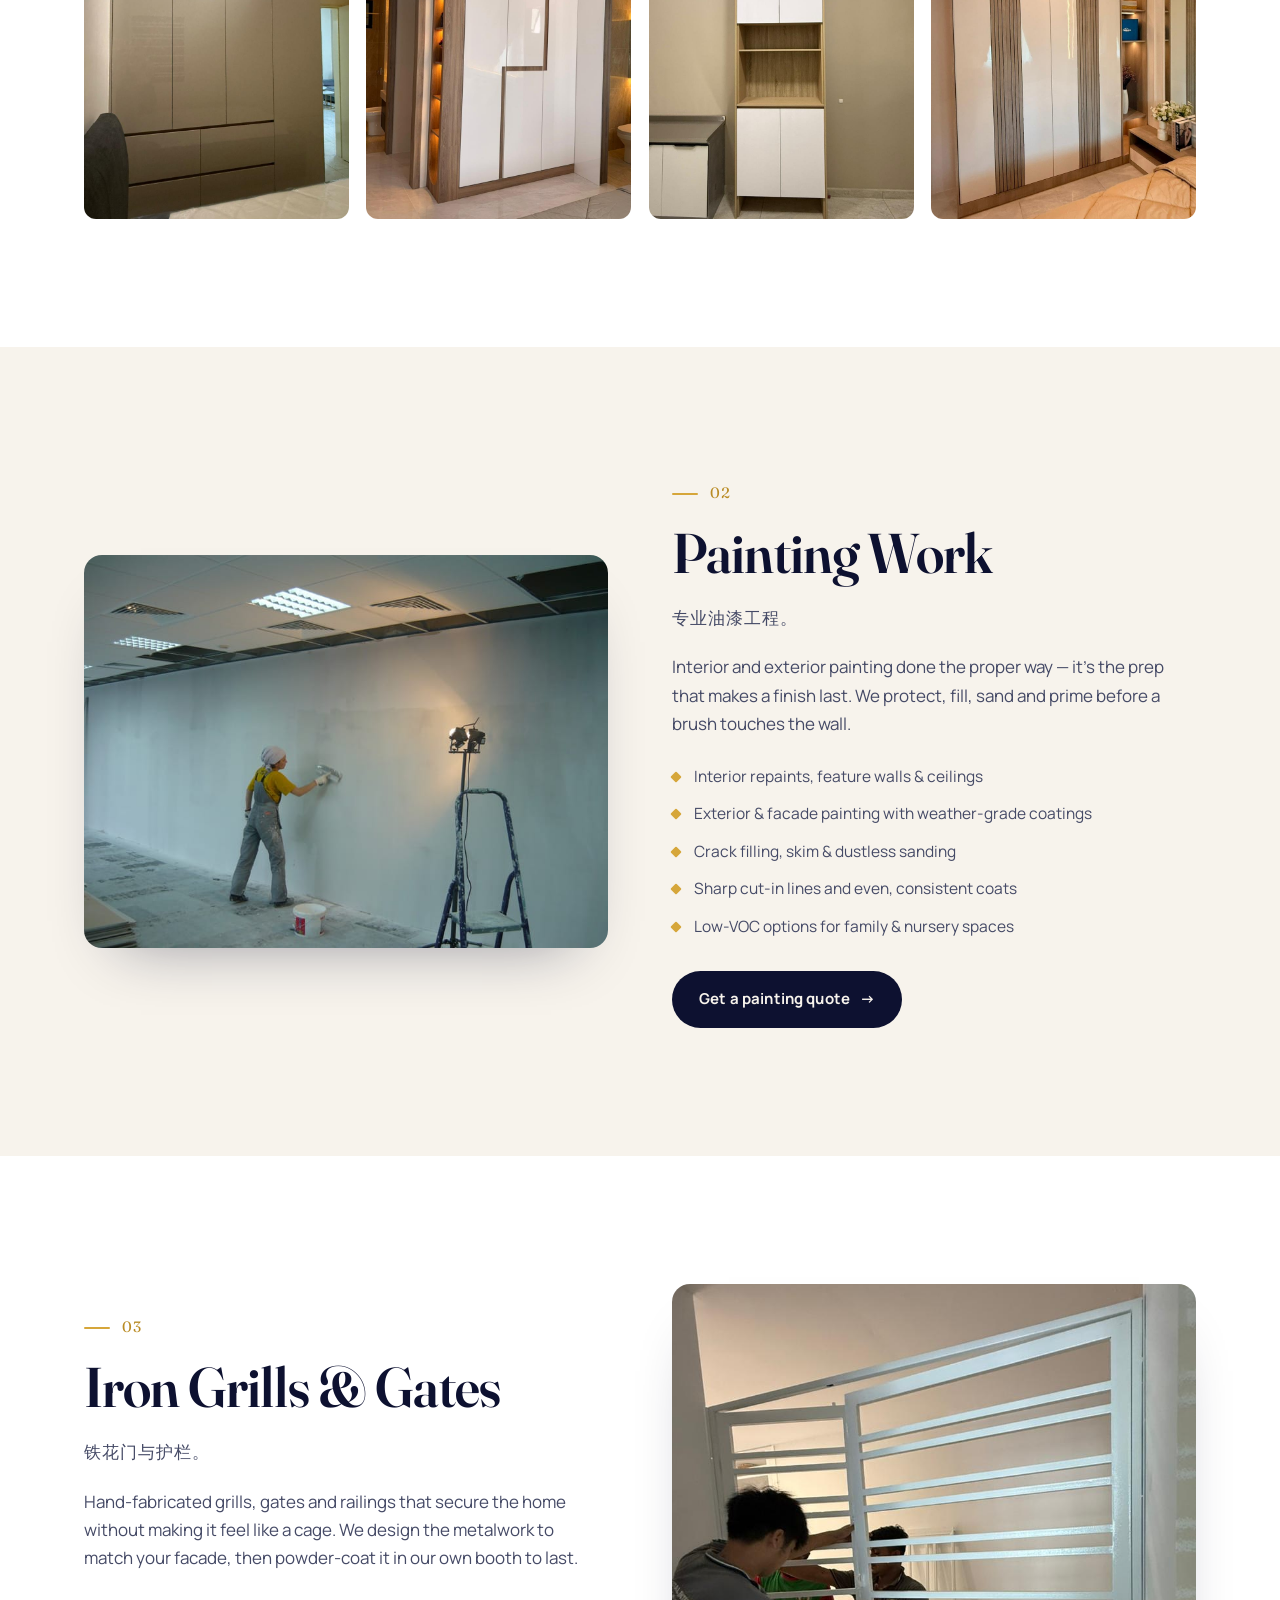
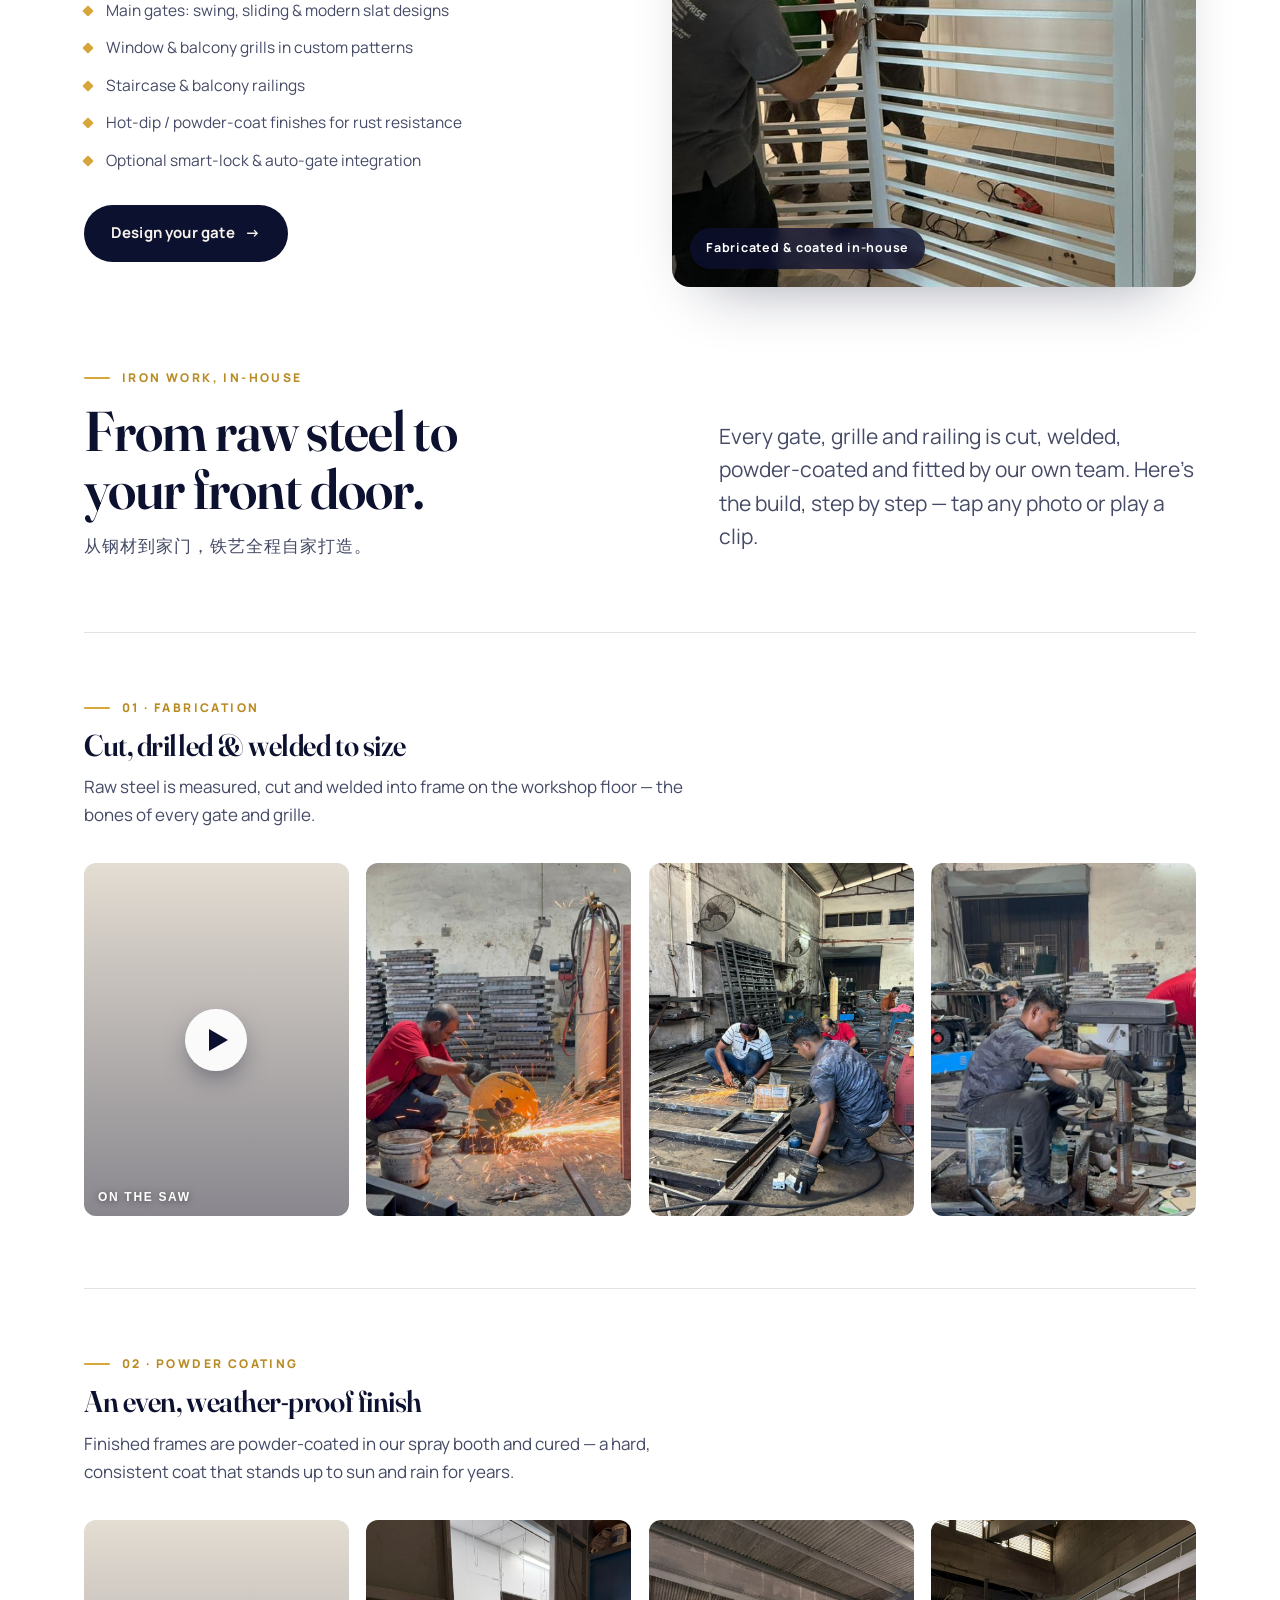
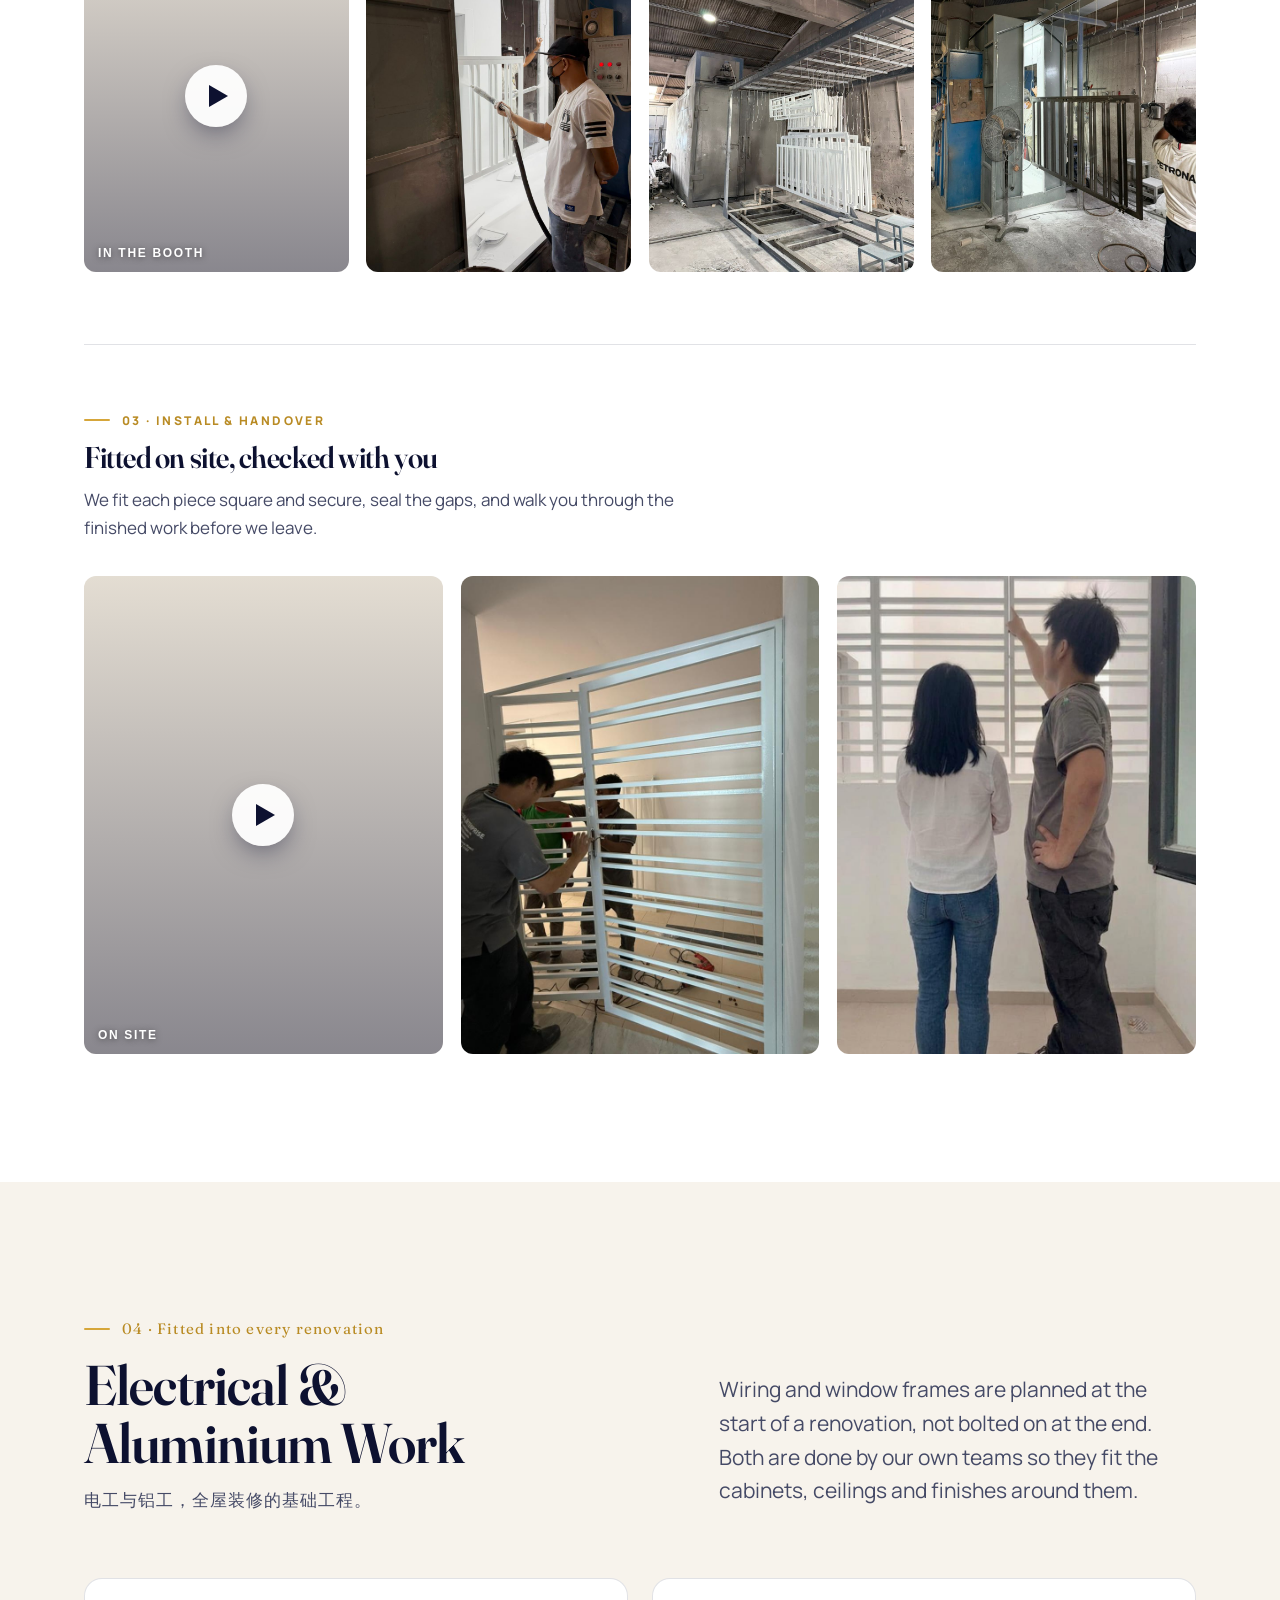
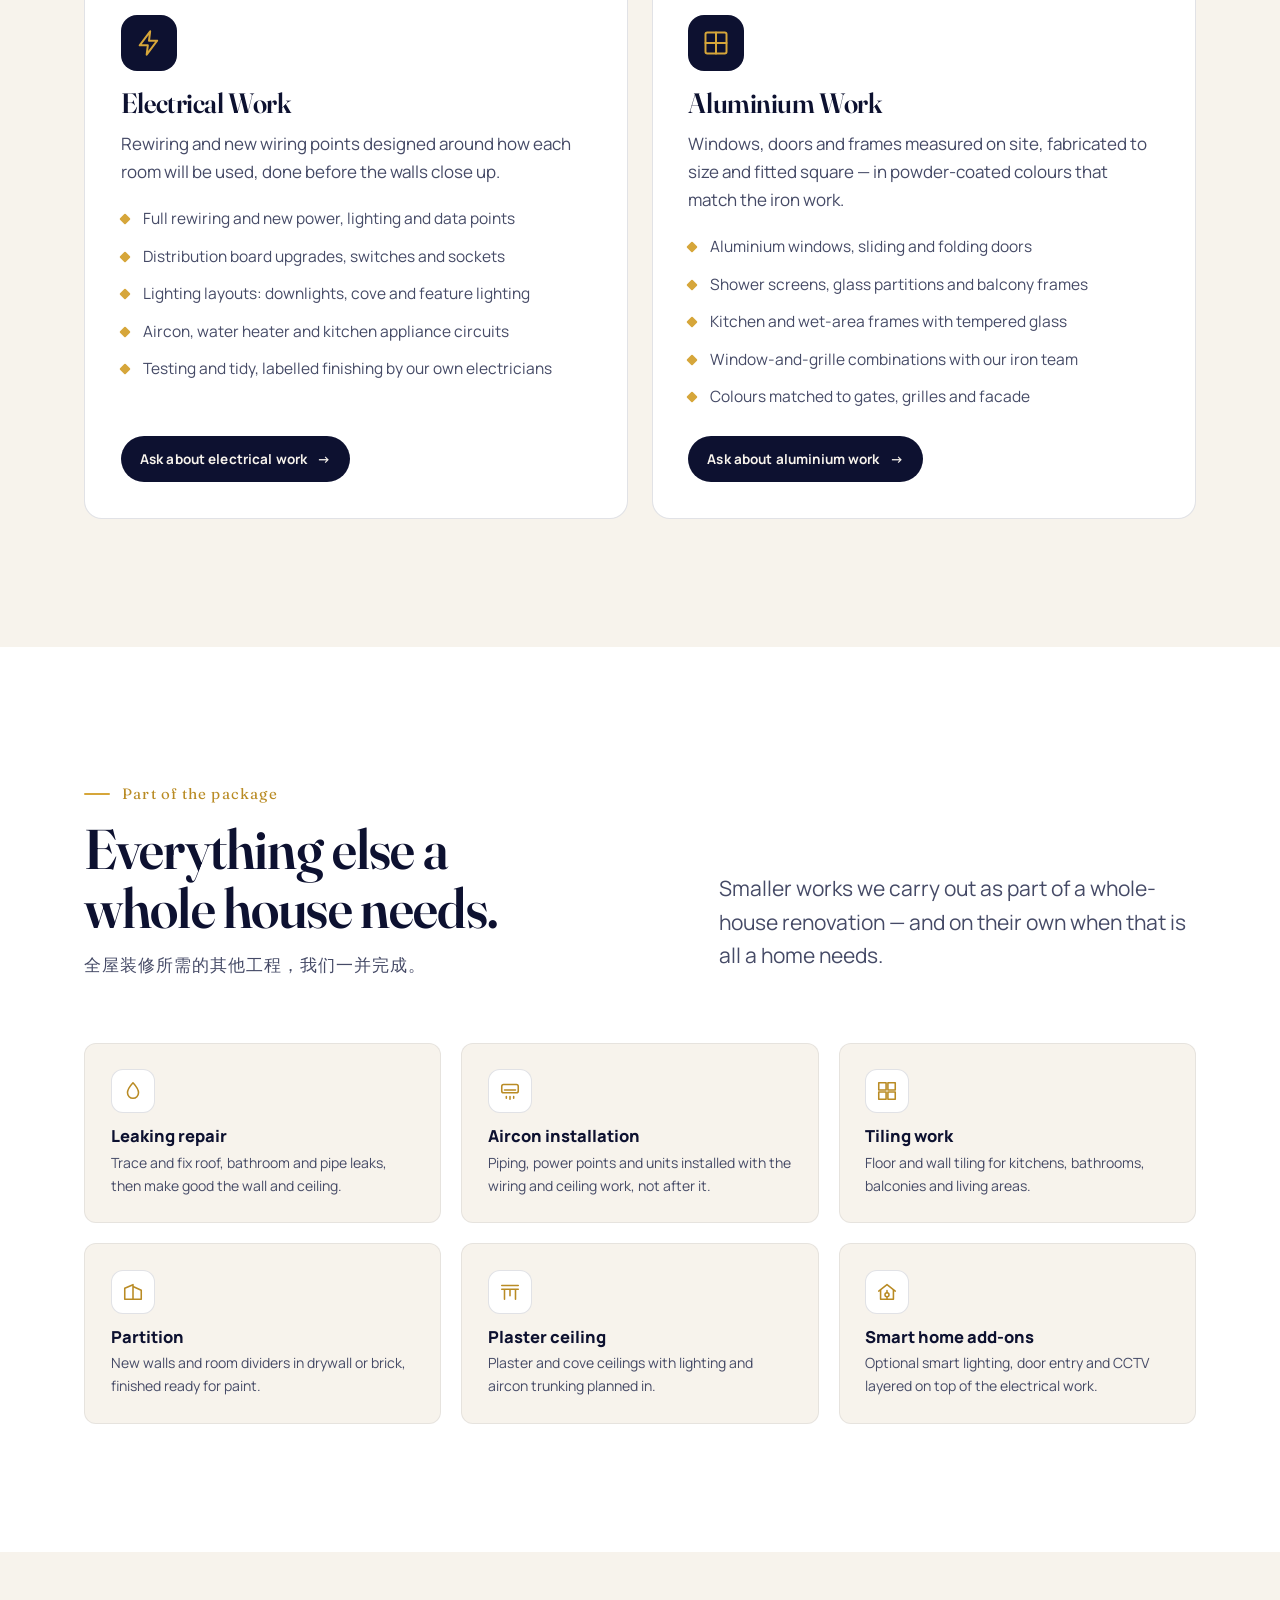
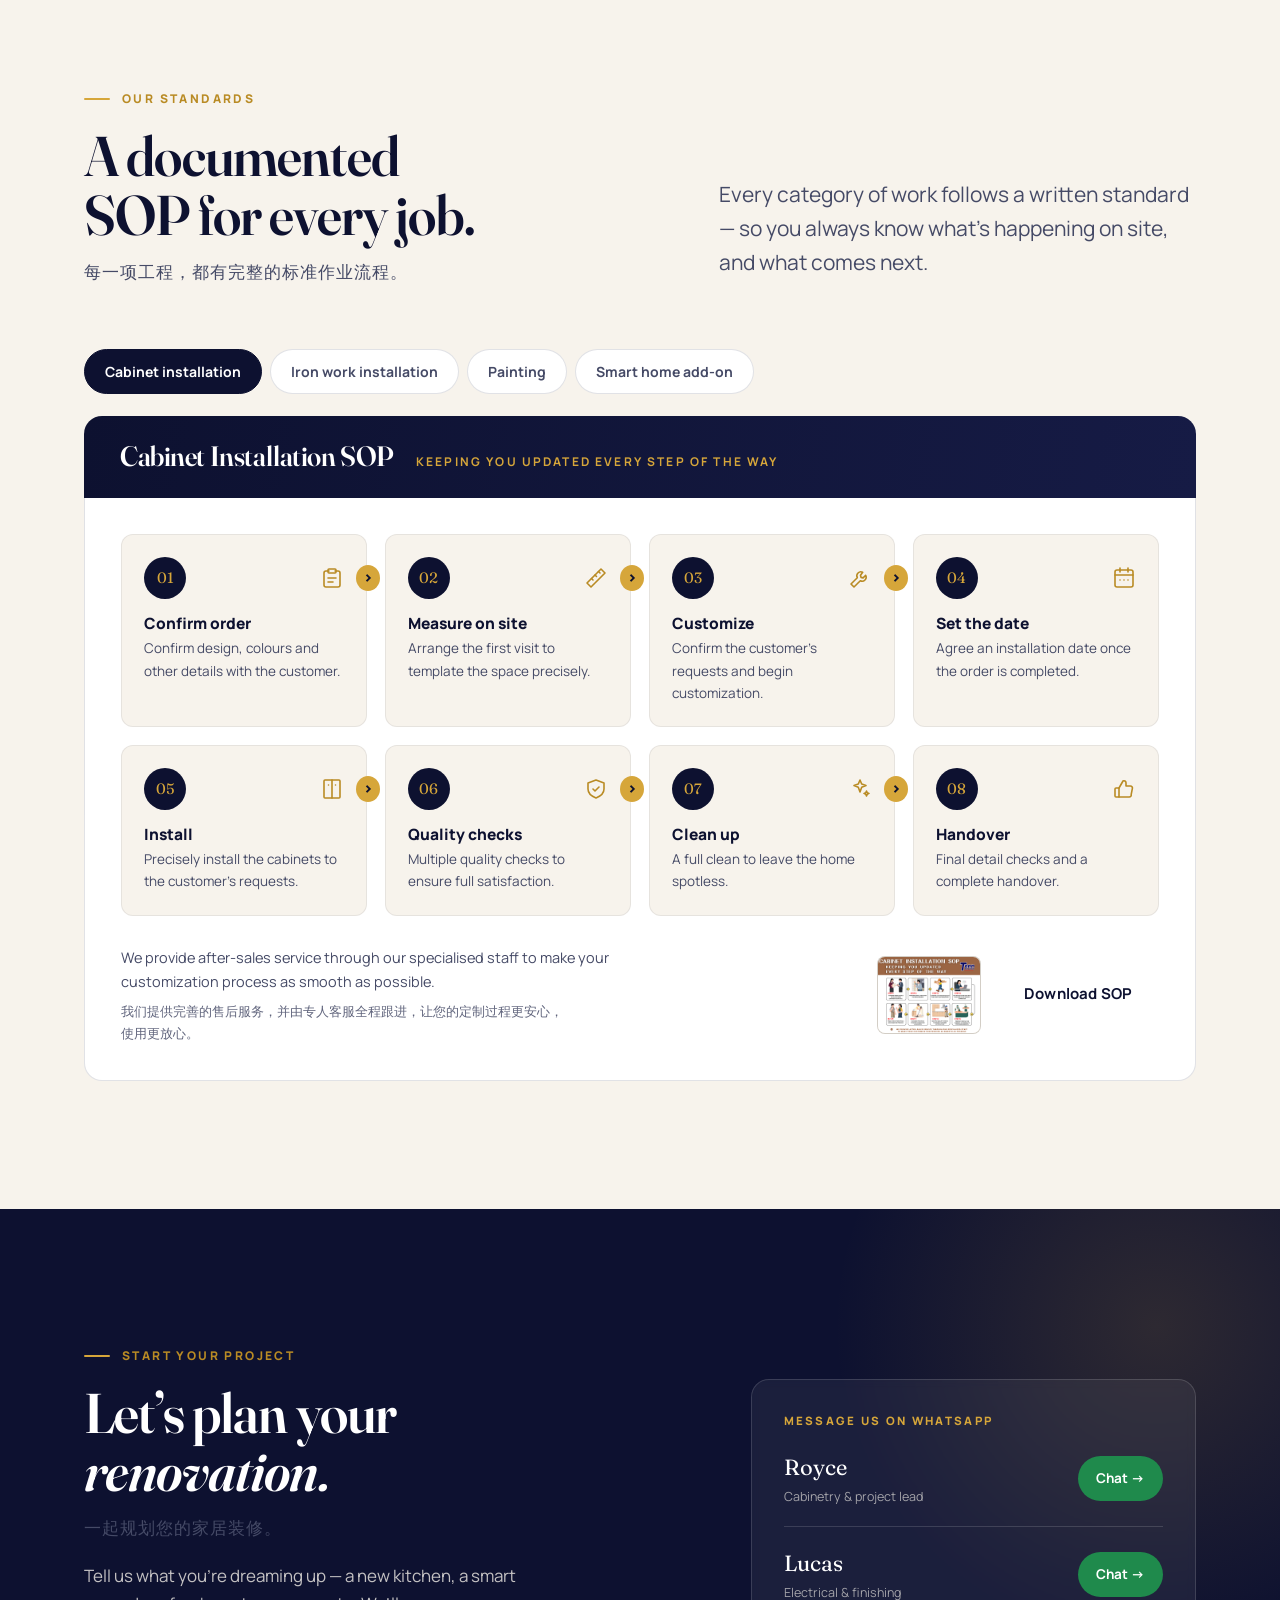
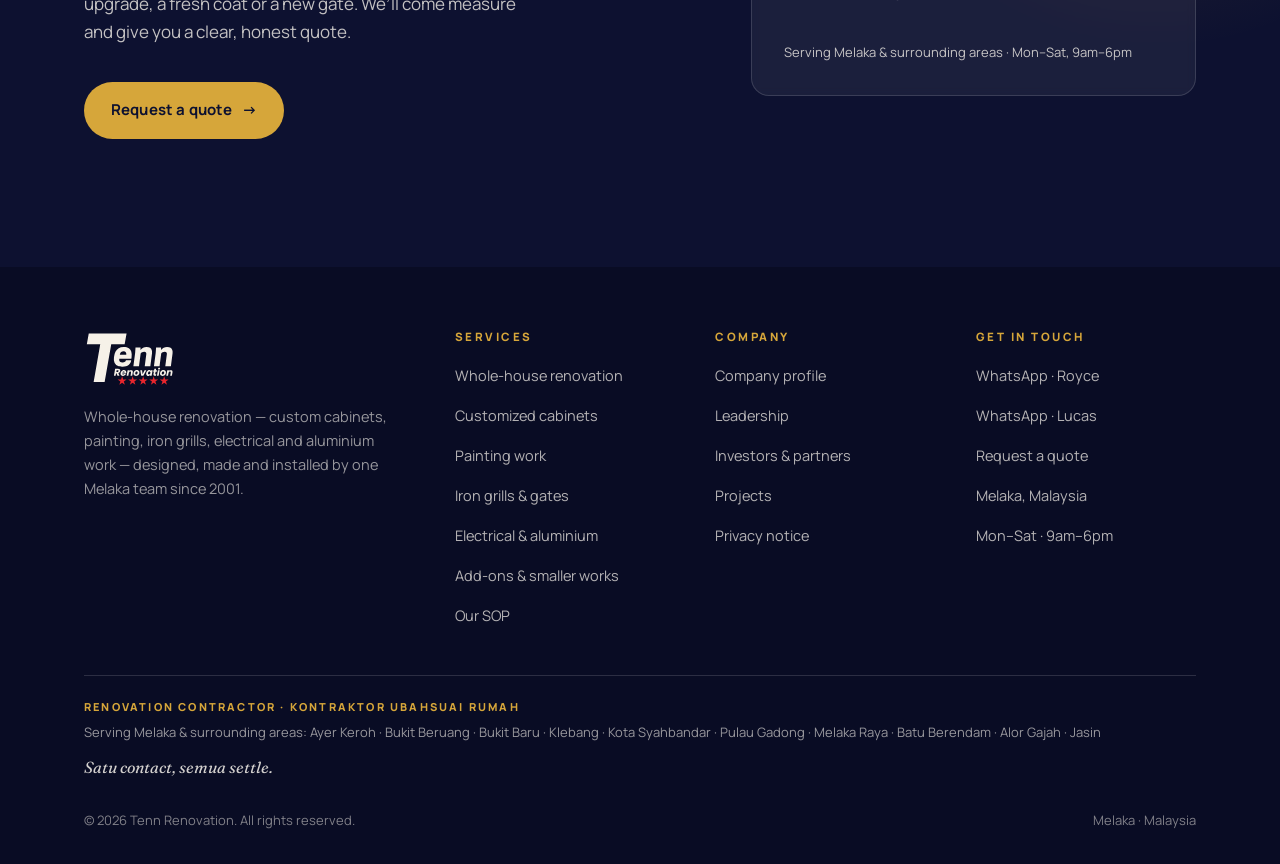
<file: services.html>
<!DOCTYPE html>
<html lang="en">
<head>
<meta charset="UTF-8">
<meta name="viewport" content="width=device-width, initial-scale=1.0">
<title>Renovation Services in Melaka: Cabinets, Painting, Grilles, Electrical & Aluminium | Tenn Renovation</title>
<meta name="description" content="Whole-house renovation services in Melaka by one team: customised kitchen cabinets and wardrobes, painting, iron grills and gates, electrical and aluminium work, tiling, plaster ceiling, partitions, aircon and leak repair, each with a documented SOP.">
<meta name="theme-color" content="#0d1130">
<link rel="canonical" href="https://tennrenovation.com/services.html">
<link rel="icon" href="media/favicon.svg" type="image/svg+xml">
<link rel="apple-touch-icon" href="media/apple-touch-icon.png">
<meta property="og:type" content="website">
<meta property="og:site_name" content="Tenn Renovation">
<meta property="og:title" content="Renovation Services in Melaka: Cabinets, Painting, Grilles, Electrical & Aluminium | Tenn Renovation">
<meta property="og:description" content="Whole-house renovation services in Melaka by one team: customised kitchen cabinets and wardrobes, painting, iron grills and gates, electrical and aluminium work, tiling, plaster ceiling, partitions, aircon and leak repair, each with a documented SOP.">
<meta property="og:url" content="https://tennrenovation.com/services.html">
<meta property="og:image" content="https://tennrenovation.com/media/og-cover.jpg">
<meta property="og:locale" content="en_MY">
<meta name="twitter:card" content="summary_large_image">
<link rel="preconnect" href="https://fonts.googleapis.com">
<link rel="preconnect" href="https://fonts.gstatic.com" crossorigin>
<link rel="stylesheet" href="https://fonts.googleapis.com/css2?family=Fraunces:ital,opsz,wght@0,9..144,500;0,9..144,600;0,9..144,700;1,9..144,500;1,9..144,600&family=Manrope:wght@400;500;600;700;800&display=swap">
<link rel="stylesheet" href="styles.css?v=20261118b">
<script type="application/ld+json">
{
  "@context": "https://schema.org",
  "@type": "BreadcrumbList",
  "itemListElement": [
    { "@type": "ListItem", "position": 1, "name": "Home", "item": "https://tennrenovation.com/" },
    { "@type": "ListItem", "position": 2, "name": "Services", "item": "https://tennrenovation.com/services.html" }
  ]
}
</script>
</head>
<body>

<a class="skip-link" href="#main">Skip to content</a>

<!-- ============ HEADER ============ -->
<header class="site-head over-dark" id="siteHead">
  <div class="wrap bar">
    <a class="brand" href="index.html" aria-label="Tenn Renovation home">
      <img class="logo-mark logo-dark" src="media/tenn-logo.svg" alt="Tenn Renovation" width="640" height="392">
      <img class="logo-mark logo-light" src="media/tenn-logo-light.svg" alt="" aria-hidden="true" width="640" height="392">
    </a>
    <nav class="nav" id="siteNav" aria-label="Primary">
      <a class="link" href="company.html">Company</a>
      <a class="link" href="services.html" aria-current="page">Services</a>
      <a class="link" href="projects.html">Projects</a>
      <a class="link" href="quote.html">Contact</a>
      <div class="nav-cta">
        <a class="btn btn-brass btn-sm" href="quote.html">Request a quote</a>
      </div>
    </nav>
    <div class="bar-actions">
      <a class="btn btn-brass btn-sm" href="quote.html">Get a quote</a>
      <button class="menu-btn" id="menuBtn" type="button" aria-label="Open menu" aria-expanded="false" aria-controls="siteNav"><span></span><span></span><span></span></button>
    </div>
  </div>
</header>
<main id="main">

<!-- ============ PAGE HERO ============ -->
<section class="page-hero">
  <div class="bg"><img class="shot" src="media/cabinetry-walnut.jpg" alt="" width="1408" height="768" loading="lazy" decoding="async"></div>
  <div class="wrap">
    <div class="crumbs"><a href="index.html">Home</a> &nbsp;/&nbsp; Services</div>
    <span class="eyebrow">What we do</span>
    <h1>The whole house, finished to <em>one standard.</em></h1>
    <p class="zh-head" lang="zh">全屋装修，统一的精致标准。</p>
    <p class="lead">We're one team that plans, builds and finishes the entire home — cabinets, painting, iron, electrical, aluminium and everything in between — so it all lines up the way it should.</p>
    <div class="hero-actions">
      <a class="btn btn-brass" href="quote.html">Request a quote <span class="arr">→</span></a>
      <a class="btn btn-ghost inv" href="#process">See our SOP</a>
    </div>
  </div>
</section>

<nav class="subnav" aria-label="On this page">
  <div class="wrap">
    <a href="#whole-house">Whole house</a><a href="#cabinetry">01 Cabinets</a><a href="#painting">02 Painting</a><a href="#iron-grills">03 Iron grills</a><a href="#electrical">04 Electrical &amp; aluminium</a><a href="#add-ons">Add-ons</a><a href="#process">Our SOP</a>
  </div>
</nav>

<!-- ============ WHOLE HOUSE ============ -->
<section class="section svc-detail" id="whole-house">
  <div class="wrap">
    <div class="split">
      <div class="pic reveal"><img class="shot" src="media/ambience-feature-wall.jpg" alt="Walnut feature wall with floating cabinet, display shelves and low sideboard in a finished Ambience home" width="810" height="1080" loading="lazy" decoding="async"><span class="tag">One team, one package</span></div>
      <div class="txt reveal">
        <span class="ix">Our focus</span>
        <h2>Whole-House Renovation</h2>
        <p class="zh-head" lang="zh">全屋装修，一站式交付。</p>
        <p>Most of our work is the whole home: we plan it, build every part of it with our own trades, and hand it over finished. One quote, one schedule and one team to call — from the 3D design and cabinets to the painting, wiring, windows, ceilings and tiles.</p>
        <ul class="feat">
          <li>Interior design with 3D models and plans before work starts</li>
          <li>One itemised quote and one schedule for the entire home</li>
          <li>Every trade in-house: cabinets, painting, iron, electrical, aluminium and more</li>
          <li>Packages from cabinet-only to fully furnished, move-in ready</li>
          <li>Finishes coordinated across rooms so colours, handles and lines match</li>
          <li>One handover walkthrough and one after-sales contact</li>
        </ul>
        <div class="actions"><a class="btn btn-primary" href="quote.html?service=whole">Plan a whole-house renovation <span class="arr">→</span></a><a class="btn btn-ghost" href="projects.html">See completed homes</a></div>
      </div>
    </div>
  </div>
</section>

<!-- ============ CABINETRY ============ -->
<section class="section svc-detail on-paper" id="cabinetry">
  <div class="wrap">
    <div class="split rev">
      <div class="pic reveal"><img class="shot" src="media/cabinetry-walnut.jpg" alt="Floor-to-ceiling walnut cabinetry with brass handles, lit glass display and marble island" width="1408" height="768" loading="lazy" decoding="async"><span class="tag">Signature craft</span></div>
      <div class="txt reveal">
        <span class="ix">01 · Signature craft</span>
        <h2>Customized Cabinets</h2>
        <p class="zh-head" lang="zh">量身定制的橱柜系统。</p>
        <p>Kitchens, wardrobes, TV consoles, vanities and storage — designed around your space and built in our own workshop. We template on site so everything sits flush, with no filler strips or awkward gaps.</p>
        <ul class="feat">
          <li>Full kitchen design: islands, tall units, appliance integration</li>
          <li>Fitted wardrobes &amp; walk-ins with internal organisation</li>
          <li>Moisture-resistant carcasses, edged on all six faces</li>
          <li>Soft-close hinges &amp; runners as standard</li>
          <li>Laminate, veneer, 2-pac spray or solid timber finishes</li>
          <li>Integrated mirror &amp; glass work — wardrobe doors, vanities &amp; display panels</li>
        </ul>
        <div class="actions"><a class="btn btn-primary" href="quote.html?service=cabinets">Discuss your kitchen <span class="arr">→</span></a><a class="btn btn-ghost" href="projects.html">See cabinet projects</a></div>
      </div>
    </div>
    <div class="svc-sub reveal">
      <div class="gal-head"><span class="eyebrow">Recent cabinetry</span><h3>Built room by room, in matching finishes</h3><p>Tap any photo to enlarge.</p></div>
      <div class="gal">
      <button class="tile" data-lb data-lb-group="cabinets" data-lb-src="media/ambience-kitchen.jpg" aria-label="Enlarge photo"><img src="media/ambience-kitchen.jpg" alt="White gloss and oak dry-kitchen cabinets with floating shelves, Ambience Residence" width="810" height="1080" loading="lazy" decoding="async"></button>
      <button class="tile" data-lb data-lb-group="cabinets" data-lb-src="media/showroom-entry.jpg" aria-label="Enlarge photo"><img src="media/showroom-entry.jpg" alt="Walnut-framed white gloss entry wardrobe with arched lit niche shelving, Klebang showroom" width="810" height="1080" loading="lazy" decoding="async"></button>
      <button class="tile" data-lb data-lb-group="cabinets" data-lb-src="media/ambience-feature-wall.jpg" aria-label="Enlarge photo"><img src="media/ambience-feature-wall.jpg" alt="Walnut feature wall with floating cabinet, display shelves and low sideboard, Ambience Residence" width="810" height="1080" loading="lazy" decoding="async"></button>
      <button class="tile" data-lb data-lb-group="cabinets" data-lb-src="media/showroom-master-wardrobe.jpg" aria-label="Enlarge photo"><img src="media/showroom-master-wardrobe.jpg" alt="Master bedroom wardrobe in white gloss with vertical fluted inserts and lit open niche, Klebang showroom" width="810" height="1080" loading="lazy" decoding="async"></button>
      </div>
    </div>
  </div>
</section>

<!-- ============ PAINTING ============ -->
<section class="section svc-detail" id="painting">
  <div class="wrap">
    <div class="split">
      <div class="pic landscape reveal"><img class="shot" src="media/painting-work.jpg" alt="Painter skim-coating and finishing an interior wall on site" width="800" height="600" loading="lazy" decoding="async"></div>
      <div class="txt reveal">
        <span class="ix">02</span>
        <h2>Painting Work</h2>
        <p class="zh-head" lang="zh">专业油漆工程。</p>
        <p>Interior and exterior painting done the proper way — it's the prep that makes a finish last. We protect, fill, sand and prime before a brush touches the wall.</p>
        <ul class="feat">
          <li>Interior repaints, feature walls &amp; ceilings</li>
          <li>Exterior &amp; facade painting with weather-grade coatings</li>
          <li>Crack filling, skim &amp; dustless sanding</li>
          <li>Sharp cut-in lines and even, consistent coats</li>
          <li>Low-VOC options for family &amp; nursery spaces</li>
        </ul>
        <div class="actions"><a class="btn btn-primary" href="quote.html?service=painting">Get a painting quote <span class="arr">→</span></a></div>
      </div>
    </div>
  </div>
</section>

<!-- ============ IRON GRILLS ============ -->
<section class="section svc-detail on-paper" id="iron-grills">
  <div class="wrap">
    <div class="split rev">
      <div class="pic reveal"><img class="shot" src="media/iron-install-gate.jpg" alt="Powder-coated white horizontal-slat security gate fitted in a Melaka home" width="810" height="1080" loading="lazy" decoding="async"><span class="tag">Fabricated &amp; coated in-house</span></div>
      <div class="txt reveal">
        <span class="ix">03</span>
        <h2>Iron Grills &amp; Gates</h2>
        <p class="zh-head" lang="zh">铁花门与护栏。</p>
        <p>Hand-fabricated grills, gates and railings that secure the home without making it feel like a cage. We design the metalwork to match your facade, then powder-coat it in our own booth to last.</p>
        <ul class="feat">
          <li>Main gates: swing, sliding &amp; modern slat designs</li>
          <li>Window &amp; balcony grills in custom patterns</li>
          <li>Staircase &amp; balcony railings</li>
          <li>Hot-dip / powder-coat finishes for rust resistance</li>
          <li>Optional smart-lock &amp; auto-gate integration</li>
        </ul>
        <div class="actions"><a class="btn btn-primary" href="quote.html?service=iron%20grills">Design your gate <span class="arr">→</span></a></div>
      </div>
    </div>
    <div class="svc-sub reveal" style="padding-top:0;border-top:0;margin-top:clamp(44px,6vw,72px)">
      <div class="sec-head" style="margin-bottom:0">
        <div>
          <span class="eyebrow">Iron work, in-house</span>
          <h2 style="max-width:14ch">From raw steel to your front door.</h2>
          <p class="zh-head" lang="zh">从钢材到家门，铁艺全程自家打造。</p>
        </div>
        <p class="lead">Every gate, grille and railing is cut, welded, powder-coated and fitted by our own team. Here's the build, step by step — tap any photo or play a clip.</p>
      </div>
    </div>
    <!-- Phase 01 — Fabrication -->
    <div class="svc-sub reveal">
      <div class="gal-head">
        <span class="eyebrow">01 · Fabrication</span>
        <h3>Cut, drilled &amp; welded to size</h3>
        <p>Raw steel is measured, cut and welded into frame on the workshop floor — the bones of every gate and grille.</p>
      </div>
      <div class="gal">
        <button class="tile vid" data-lb data-lb-group="iron-fab" data-lb-type="video" data-lb-src="media/iron-fab.mp4" aria-label="Play iron fabrication video">
          <video class="poster" src="media/iron-fab.mp4#t=0.1" muted playsinline preload="metadata"></video>
          <span class="play" aria-hidden="true"></span>
          <span class="cap">On the saw</span>
        </button>
        <button class="tile" data-lb data-lb-group="iron-fab" data-lb-src="media/iron-fab-cut.jpg" aria-label="Enlarge photo">
          <img src="media/iron-fab-cut.jpg" alt="Worker cutting a steel bar on an abrasive chop saw, sparks flying, in the Tenn workshop" width="608" height="1080" loading="lazy" decoding="async">
        </button>
        <button class="tile" data-lb data-lb-group="iron-fab" data-lb-src="media/iron-fab-drill.jpg" aria-label="Enlarge photo">
          <img src="media/iron-fab-drill.jpg" alt="Worker drilling a steel part on a pillar drill press in the workshop" width="810" height="1080" loading="lazy" decoding="async">
        </button>
        <button class="tile" data-lb data-lb-group="iron-fab" data-lb-src="media/iron-fab-weld.jpg" aria-label="Enlarge photo">
          <img src="media/iron-fab-weld.jpg" alt="Two fabricators grinding and welding steel grille frames on the workshop floor" width="608" height="1080" loading="lazy" decoding="async">
        </button>
      </div>
    </div>

    <!-- Phase 02 — Powder coating -->
    <div class="svc-sub reveal">
      <div class="gal-head">
        <span class="eyebrow">02 · Powder coating</span>
        <h3>An even, weather-proof finish</h3>
        <p>Finished frames are powder-coated in our spray booth and cured — a hard, consistent coat that stands up to sun and rain for years.</p>
      </div>
      <div class="gal">
        <button class="tile vid" data-lb data-lb-group="iron-coat" data-lb-type="video" data-lb-src="media/iron-coat.mp4" aria-label="Play powder coating video">
          <video class="poster" src="media/iron-coat.mp4#t=0.1" muted playsinline preload="metadata"></video>
          <span class="play" aria-hidden="true"></span>
          <span class="cap">In the booth</span>
        </button>
        <button class="tile" data-lb data-lb-group="iron-coat" data-lb-src="media/iron-coat-spray.jpg" aria-label="Enlarge photo">
          <img src="media/iron-coat-spray.jpg" alt="Worker in a mask spraying white powder coat onto a grille inside the spray booth" width="960" height="1280" loading="lazy" decoding="async">
        </button>
        <button class="tile" data-lb data-lb-group="iron-coat" data-lb-src="media/iron-coat-rack.jpg" aria-label="Enlarge photo">
          <img src="media/iron-coat-rack.jpg" alt="Rows of freshly powder-coated white grilles hanging to cure beside the curing oven" width="960" height="1280" loading="lazy" decoding="async">
        </button>
        <button class="tile" data-lb data-lb-group="iron-coat" data-lb-src="media/iron-coat-booth.jpg" aria-label="Enlarge photo">
          <img src="media/iron-coat-booth.jpg" alt="Bronze powder-coated balcony grille hanging in the spray booth" width="960" height="1280" loading="lazy" decoding="async">
        </button>
      </div>
    </div>

    <!-- Phase 03 — Install & handover -->
    <div class="svc-sub reveal">
      <div class="gal-head">
        <span class="eyebrow">03 · Install &amp; handover</span>
        <h3>Fitted on site, checked with you</h3>
        <p>We fit each piece square and secure, seal the gaps, and walk you through the finished work before we leave.</p>
      </div>
      <div class="gal three">
        <button class="tile vid" data-lb data-lb-group="iron-install" data-lb-type="video" data-lb-src="media/iron-install.mp4" aria-label="Play iron installation video">
          <video class="poster" src="media/iron-install.mp4#t=0.1" muted playsinline preload="metadata"></video>
          <span class="play" aria-hidden="true"></span>
          <span class="cap">On site</span>
        </button>
        <button class="tile" data-lb data-lb-group="iron-install" data-lb-src="media/iron-install-gate.jpg" aria-label="Enlarge photo">
          <img src="media/iron-install-gate.jpg" alt="Installers fitting a powder-coated white horizontal-slat security gate in a Melaka home" width="810" height="1080" loading="lazy" decoding="async">
        </button>
        <button class="tile" data-lb data-lb-group="iron-install" data-lb-src="media/iron-handover.jpg" aria-label="Enlarge photo">
          <img src="media/iron-handover.jpg" alt="Tenn team member showing a homeowner the finished window grille at handover" width="810" height="1080" loading="lazy" decoding="async">
        </button>
      </div>
    </div>
  </div>
</section>

<!-- ============ ELECTRICAL & ALUMINIUM ============ -->
<section class="section svc-detail" id="electrical">
  <div class="wrap">
    <div class="sec-head reveal">
      <div>
        <span class="ix">04 · Fitted into every renovation</span>
        <h2>Electrical &amp; Aluminium Work</h2>
        <p class="zh-head" lang="zh">电工与铝工，全屋装修的基础工程。</p>
      </div>
      <p class="lead">Wiring and window frames are planned at the start of a renovation, not bolted on at the end. Both are done by our own teams so they fit the cabinets, ceilings and finishes around them.</p>
    </div>
    <div class="trade-grid">
      <div class="trade reveal">
        <div class="ic"><svg viewBox="0 0 24 24" fill="none" stroke="currentColor" stroke-width="1.7" stroke-linecap="round" stroke-linejoin="round"><path d="M13 2 4 14h7l-1 8 9-12h-7z"/></svg></div>
        <h3>Electrical Work</h3>
        <p>Rewiring and new wiring points designed around how each room will be used, done before the walls close up.</p>
        <ul class="feat">
          <li>Full rewiring and new power, lighting and data points</li>
          <li>Distribution board upgrades, switches and sockets</li>
          <li>Lighting layouts: downlights, cove and feature lighting</li>
          <li>Aircon, water heater and kitchen appliance circuits</li>
          <li>Testing and tidy, labelled finishing by our own electricians</li>
        </ul>
        <a class="btn btn-primary btn-sm" href="quote.html?service=electrical">Ask about electrical work <span class="arr">→</span></a>
      </div>
      <div class="trade reveal">
        <div class="ic"><svg viewBox="0 0 24 24" fill="none" stroke="currentColor" stroke-width="1.7" stroke-linecap="round" stroke-linejoin="round"><rect x="3" y="3" width="18" height="18" rx="1.5"/><path d="M12 3v18M3 12h18"/></svg></div>
        <h3>Aluminium Work</h3>
        <p>Windows, doors and frames measured on site, fabricated to size and fitted square — in powder-coated colours that match the iron work.</p>
        <ul class="feat">
          <li>Aluminium windows, sliding and folding doors</li>
          <li>Shower screens, glass partitions and balcony frames</li>
          <li>Kitchen and wet-area frames with tempered glass</li>
          <li>Window-and-grille combinations with our iron team</li>
          <li>Colours matched to gates, grilles and facade</li>
        </ul>
        <a class="btn btn-primary btn-sm" href="quote.html?service=aluminium">Ask about aluminium work <span class="arr">→</span></a>
      </div>
    </div>
  </div>
</section>

<!-- ============ ADD-ONS ============ -->
<section class="section svc-detail on-paper" id="add-ons">
  <div class="wrap">
    <div class="sec-head reveal">
      <div>
        <span class="ix">Part of the package</span>
        <h2>Everything else a whole house needs.</h2>
        <p class="zh-head" lang="zh">全屋装修所需的其他工程，我们一并完成。</p>
      </div>
      <p class="lead">Smaller works we carry out as part of a whole-house renovation — and on their own when that is all a home needs.</p>
    </div>
    <div class="addon-grid">
      <div class="addon reveal"><div class="ic"><svg viewBox="0 0 24 24" fill="none" stroke="currentColor" stroke-width="1.7" stroke-linecap="round" stroke-linejoin="round"><path d="M12 3s6 6.5 6 11a6 6 0 0 1-12 0c0-4.5 6-11 6-11z"/></svg></div><h3>Leaking repair</h3><p>Trace and fix roof, bathroom and pipe leaks, then make good the wall and ceiling.</p></div>
      <div class="addon reveal"><div class="ic"><svg viewBox="0 0 24 24" fill="none" stroke="currentColor" stroke-width="1.7" stroke-linecap="round" stroke-linejoin="round"><rect x="3" y="5" width="18" height="9" rx="2"/><path d="M6 11h12M8 18v2M12 18v3M16 18v2"/></svg></div><h3>Aircon installation</h3><p>Piping, power points and units installed with the wiring and ceiling work, not after it.</p></div>
      <div class="addon reveal"><div class="ic"><svg viewBox="0 0 24 24" fill="none" stroke="currentColor" stroke-width="1.7" stroke-linecap="round" stroke-linejoin="round"><rect x="3" y="3" width="8" height="8"/><rect x="13" y="3" width="8" height="8"/><rect x="3" y="13" width="8" height="8"/><rect x="13" y="13" width="8" height="8"/></svg></div><h3>Tiling work</h3><p>Floor and wall tiling for kitchens, bathrooms, balconies and living areas.</p></div>
      <div class="addon reveal"><div class="ic"><svg viewBox="0 0 24 24" fill="none" stroke="currentColor" stroke-width="1.7" stroke-linecap="round" stroke-linejoin="round"><path d="M3 20V8l9-4v16M12 20h9V10l-9-4M3 20h18"/></svg></div><h3>Partition</h3><p>New walls and room dividers in drywall or brick, finished ready for paint.</p></div>
      <div class="addon reveal"><div class="ic"><svg viewBox="0 0 24 24" fill="none" stroke="currentColor" stroke-width="1.7" stroke-linecap="round" stroke-linejoin="round"><path d="M3 5h18M3 9h18M6 9v11M18 9v11M12 9v7"/></svg></div><h3>Plaster ceiling</h3><p>Plaster and cove ceilings with lighting and aircon trunking planned in.</p></div>
      <div class="addon reveal"><div class="ic"><svg viewBox="0 0 24 24" fill="none" stroke="currentColor" stroke-width="1.7" stroke-linecap="round" stroke-linejoin="round"><path d="M3 11 12 4l9 7"/><path d="M5 10v10h14V10"/><circle cx="12" cy="15" r="2.2"/><path d="M12 10.5v2.3M12 17.2v2.3"/></svg></div><h3>Smart home add-ons</h3><p>Optional smart lighting, door entry and CCTV layered on top of the electrical work.</p></div>
    </div>
  </div>
</section>

<!-- ============ SOP ============ -->
<section class="section" id="process" style="scroll-margin-top:140px">
  <div class="wrap">
    <div class="sec-head reveal">
      <div>
        <span class="eyebrow">Our standards</span>
        <h2>A documented SOP for every job.</h2>
        <p class="zh-head" lang="zh">每一项工程，都有完整的标准作业流程。</p>
      </div>
      <p class="lead">Every category of work follows a written standard — so you always know what's happening on site, and what comes next.</p>
    </div>
    <div class="sop-tabs reveal" style="margin-top:0" role="tablist" aria-label="Choose a work category">
      <button class="sop-tab is-active" data-sop="cabinet" role="tab" aria-selected="true">Cabinet installation</button>
      <button class="sop-tab" data-sop="iron" role="tab" aria-selected="false">Iron work installation</button>
      <button class="sop-tab" data-sop="painting" role="tab" aria-selected="false">Painting</button>
      <button class="sop-tab" data-sop="smart" role="tab" aria-selected="false">Smart home add-on</button>
    </div>

    <!-- Cabinet SOP -->
    <div class="sop-panel is-active" data-panel="cabinet" data-accent="brown">
      <div class="sop-banner">
        <h3>Cabinet Installation SOP</h3>
        <span class="sub">Keeping you updated every step of the way</span>
      </div>
      <div class="sop-body">
        <div class="sop-grid reveal">
          <div class="sop-step"><div class="stop"><div class="num">01</div><svg class="sop-ic" viewBox="0 0 24 24" fill="none" stroke="currentColor" stroke-width="1.6" stroke-linecap="round" stroke-linejoin="round"><rect x="8" y="3" width="8" height="4" rx="1"></rect><path d="M9 5H6a2 2 0 0 0-2 2v12a2 2 0 0 0 2 2h12a2 2 0 0 0 2-2V7a2 2 0 0 0-2-2h-3"></path><path d="M8 12h8M8 16h5"></path></svg></div><h3>Confirm order</h3><p>Confirm design, colours and other details with the customer.</p></div>
          <div class="sop-step"><div class="stop"><div class="num">02</div><svg class="sop-ic" viewBox="0 0 24 24" fill="none" stroke="currentColor" stroke-width="1.6" stroke-linecap="round" stroke-linejoin="round"><path d="M3 17 17 3l4 4L7 21z"></path><path d="M7.5 12.5l1.5 1.5M11 9l1.5 1.5M14.5 5.5 16 7"></path></svg></div><h3>Measure on site</h3><p>Arrange the first visit to template the space precisely.</p></div>
          <div class="sop-step"><div class="stop"><div class="num">03</div><svg class="sop-ic" viewBox="0 0 24 24" fill="none" stroke="currentColor" stroke-width="1.6" stroke-linecap="round" stroke-linejoin="round"><path d="M14.7 6.3a4 4 0 0 0-5.4 5.4L3 18l3 3 6.3-6.3a4 4 0 0 0 5.4-5.4l-2.6 2.6-2.1-.5-.5-2.1z"></path></svg></div><h3>Customize</h3><p>Confirm the customer's requests and begin customization.</p></div>
          <div class="sop-step"><div class="stop"><div class="num">04</div><svg class="sop-ic" viewBox="0 0 24 24" fill="none" stroke="currentColor" stroke-width="1.6" stroke-linecap="round" stroke-linejoin="round"><rect x="3" y="4" width="18" height="17" rx="2"></rect><path d="M3 9h18M8 2v4M16 2v4M8 14h.01M12 14h.01M16 14h.01"></path></svg></div><h3>Set the date</h3><p>Agree an installation date once the order is completed.</p></div>
          <div class="sop-step"><div class="stop"><div class="num">05</div><svg class="sop-ic" viewBox="0 0 24 24" fill="none" stroke="currentColor" stroke-width="1.6" stroke-linecap="round" stroke-linejoin="round"><rect x="4" y="3" width="16" height="18" rx="1"></rect><path d="M12 3v18M8.5 8h.01M15.5 8h.01"></path></svg></div><h3>Install</h3><p>Precisely install the cabinets to the customer's requests.</p></div>
          <div class="sop-step"><div class="stop"><div class="num">06</div><svg class="sop-ic" viewBox="0 0 24 24" fill="none" stroke="currentColor" stroke-width="1.6" stroke-linecap="round" stroke-linejoin="round"><path d="M12 3l8 3v6c0 4-3 7-8 9-5-2-8-5-8-9V6z"></path><path d="M9 12l2 2 4-4"></path></svg></div><h3>Quality checks</h3><p>Multiple quality checks to ensure full satisfaction.</p></div>
          <div class="sop-step"><div class="stop"><div class="num">07</div><svg class="sop-ic" viewBox="0 0 24 24" fill="none" stroke="currentColor" stroke-width="1.6" stroke-linecap="round" stroke-linejoin="round"><path d="M12 3l1.7 4L18 8.6l-4.3 1.7L12 15l-1.7-4.7L6 8.6 10.3 7z"></path><path d="M18.5 14l.8 1.8 1.7.6-1.7.8-.8 1.8-.8-1.8-1.7-.8 1.7-.6z"></path></svg></div><h3>Clean up</h3><p>A full clean to leave the home spotless.</p></div>
          <div class="sop-step"><div class="stop"><div class="num">08</div><svg class="sop-ic" viewBox="0 0 24 24" fill="none" stroke="currentColor" stroke-width="1.6" stroke-linecap="round" stroke-linejoin="round"><path d="M7 11v9H4a1 1 0 0 1-1-1v-7a1 1 0 0 1 1-1z"></path><path d="M7 11l4-7a2 2 0 0 1 3 1.7V9h4.4a2 2 0 0 1 2 2.4l-1.2 6A2 2 0 0 1 17.2 20H7"></path></svg></div><h3>Handover</h3><p>Final detail checks and a complete handover.</p></div>
        </div>
        <div class="sop-foot">
          <div class="sop-note">
            <p>We provide after-sales service through our specialised staff to make your customization process as smooth as possible.</p>
            <p class="zh" lang="zh">我们提供完善的售后服务，并由专人客服全程跟进，让您的定制过程更安心，使用更放心。</p>
          </div>
          <div class="sop-dl">
            <button class="sop-thumb" data-lb data-lb-group="sop-cabinet" data-lb-src="media/sop-cabinet.png" aria-label="View the full cabinet SOP poster">
              <img src="media/sop-cabinet.png" alt="Cabinet Installation SOP poster" width="1024" height="768" loading="lazy" decoding="async">
            </button>
            <a class="btn btn-dark" href="media/sop-cabinet.png" download="Tenn-Cabinet-Installation-SOP.png">Download SOP</a>
          </div>
        </div>
      </div>
    </div>

    <!-- Iron work SOP -->
    <div class="sop-panel" data-panel="iron" data-accent="navy">
      <div class="sop-banner">
        <h3>Iron Work Installation SOP</h3>
        <span class="sub">Keeping you updated every step of the way</span>
      </div>
      <div class="sop-body">
        <div class="sop-grid reveal">
          <div class="sop-step"><div class="stop"><div class="num">01</div><svg class="sop-ic" viewBox="0 0 24 24" fill="none" stroke="currentColor" stroke-width="1.6" stroke-linecap="round" stroke-linejoin="round"><rect x="8" y="3" width="8" height="4" rx="1"></rect><path d="M9 5H6a2 2 0 0 0-2 2v12a2 2 0 0 0 2 2h12a2 2 0 0 0 2-2V7a2 2 0 0 0-2-2h-3"></path><path d="M8 12h8M8 16h5"></path></svg></div><h3>Confirm order</h3><p>Confirm details with the customer before on-site measurement.</p></div>
          <div class="sop-step"><div class="stop"><div class="num">02</div><svg class="sop-ic" viewBox="0 0 24 24" fill="none" stroke="currentColor" stroke-width="1.6" stroke-linecap="round" stroke-linejoin="round"><path d="M12 3c1 4-3 5-3 9a3 3 0 0 0 6 0c0-2-1-3-1-4 2 1 3 3 3 5a6 6 0 0 1-12 0c0-5 5-6 7-10z"></path></svg></div><h3>Material prep</h3><p>Prepare materials and begin the iron work process.</p></div>
          <div class="sop-step"><div class="stop"><div class="num">03</div><svg class="sop-ic" viewBox="0 0 24 24" fill="none" stroke="currentColor" stroke-width="1.6" stroke-linecap="round" stroke-linejoin="round"><rect x="13" y="3" width="8" height="5" rx="1"></rect><path d="M13 5.5H6a2 2 0 0 0-2 2V10h9"></path><path d="M11 10v3a1 1 0 0 1-1 1H9a1 1 0 0 0-1 1v5h4v-5"></path></svg></div><h3>Powder coating</h3><p>Once the iron work is done, proceed to powder coating.</p></div>
          <div class="sop-step"><div class="stop"><div class="num">04</div><svg class="sop-ic" viewBox="0 0 24 24" fill="none" stroke="currentColor" stroke-width="1.6" stroke-linecap="round" stroke-linejoin="round"><rect x="3" y="4" width="18" height="17" rx="2"></rect><path d="M3 9h18M8 2v4M16 2v4M8 14h.01M12 14h.01M16 14h.01"></path></svg></div><h3>Set the date</h3><p>Confirm installation time and date once the order is ready.</p></div>
          <div class="sop-step"><div class="stop"><div class="num">05</div><svg class="sop-ic" viewBox="0 0 24 24" fill="none" stroke="currentColor" stroke-width="1.6" stroke-linecap="round" stroke-linejoin="round"><rect x="4" y="3" width="11" height="18" rx="1"></rect><path d="M15 7h3l2 2v3M8 3v18"></path></svg></div><h3>Install</h3><p>Installed with precision; silicone closes any gaps.</p></div>
          <div class="sop-step"><div class="stop"><div class="num">06</div><svg class="sop-ic" viewBox="0 0 24 24" fill="none" stroke="currentColor" stroke-width="1.6" stroke-linecap="round" stroke-linejoin="round"><path d="M12 3l8 3v6c0 4-3 7-8 9-5-2-8-5-8-9V6z"></path><path d="M9 12l2 2 4-4"></path></svg></div><h3>Final checks</h3><p>Final checks are completed before handover.</p></div>
          <div class="sop-step"><div class="stop"><div class="num">07</div><svg class="sop-ic" viewBox="0 0 24 24" fill="none" stroke="currentColor" stroke-width="1.6" stroke-linecap="round" stroke-linejoin="round"><path d="M12 3l1.7 4L18 8.6l-4.3 1.7L12 15l-1.7-4.7L6 8.6 10.3 7z"></path><path d="M18.5 14l.8 1.8 1.7.6-1.7.8-.8 1.8-.8-1.8-1.7-.8 1.7-.6z"></path></svg></div><h3>Clean up</h3><p>Customer units are kept clean after installation.</p></div>
          <div class="sop-step"><div class="stop"><div class="num">08</div><svg class="sop-ic" viewBox="0 0 24 24" fill="none" stroke="currentColor" stroke-width="1.6" stroke-linecap="round" stroke-linejoin="round"><path d="M7 11v9H4a1 1 0 0 1-1-1v-7a1 1 0 0 1 1-1z"></path><path d="M7 11l4-7a2 2 0 0 1 3 1.7V9h4.4a2 2 0 0 1 2 2.4l-1.2 6A2 2 0 0 1 17.2 20H7"></path></svg></div><h3>Handover</h3><p>Final detail checks and a complete handover.</p></div>
        </div>
        <div class="sop-foot">
          <div class="sop-note">
            <p>We provide after-sales service through our specialised staff to keep your project smooth and worry-free.</p>
            <p class="zh" lang="zh">我们提供完善的售后服务，并由专人客服全程跟进，让您的定制过程更安心，使用更放心。</p>
          </div>
          <div class="sop-dl">
            <button class="sop-thumb" data-lb data-lb-group="sop-iron" data-lb-src="media/sop-iron.png" aria-label="View the full iron work SOP poster">
              <img src="media/sop-iron.png" alt="Iron Work Installation SOP poster" width="1024" height="768" loading="lazy" decoding="async">
            </button>
            <a class="btn btn-dark" href="media/sop-iron.png" download="Tenn-Iron-Work-Installation-SOP.png">Download SOP</a>
          </div>
        </div>
      </div>
    </div>

    <!-- Painting SOP -->
    <div class="sop-panel" data-panel="painting" data-accent="red">
      <div class="sop-banner">
        <h3>Painting SOP</h3>
        <span class="sub">Keeping you updated every step of the way</span>
      </div>
      <div class="sop-body">
        <div class="sop-grid reveal">
          <div class="sop-step"><div class="stop"><div class="num">01</div><svg class="sop-ic" viewBox="0 0 24 24" fill="none" stroke="currentColor" stroke-width="1.6" stroke-linecap="round" stroke-linejoin="round"><rect x="8" y="3" width="8" height="4" rx="1"></rect><path d="M9 5H6a2 2 0 0 0-2 2v12a2 2 0 0 0 2 2h12a2 2 0 0 0 2-2V7a2 2 0 0 0-2-2h-3"></path><path d="M8 12h8M8 16h5"></path></svg></div><h3>Confirm order</h3><p>Confirm colours, finishes and scope with the customer.</p></div>
          <div class="sop-step"><div class="stop"><div class="num">02</div><svg class="sop-ic" viewBox="0 0 24 24" fill="none" stroke="currentColor" stroke-width="1.6" stroke-linecap="round" stroke-linejoin="round"><circle cx="11" cy="11" r="7"></circle><path d="m21 21-4.3-4.3"></path></svg></div><h3>Site assessment</h3><p>Inspect surfaces and arrange a measurement visit.</p></div>
          <div class="sop-step"><div class="stop"><div class="num">03</div><svg class="sop-ic" viewBox="0 0 24 24" fill="none" stroke="currentColor" stroke-width="1.6" stroke-linecap="round" stroke-linejoin="round"><path d="M14 4l6 6-2.5 2.5-6-6z"></path><path d="M11.5 6.5 6 12c-1.4 1.4-1.8 3.6-1 5s3.6 1 5-.4l5.5-5.6"></path></svg></div><h3>Surface prep</h3><p>Cover, sand, fill and prime for a flawless base.</p></div>
          <div class="sop-step"><div class="stop"><div class="num">04</div><svg class="sop-ic" viewBox="0 0 24 24" fill="none" stroke="currentColor" stroke-width="1.6" stroke-linecap="round" stroke-linejoin="round"><rect x="3" y="4" width="18" height="17" rx="2"></rect><path d="M3 9h18M8 2v4M16 2v4M8 14h.01M12 14h.01M16 14h.01"></path></svg></div><h3>Set the date</h3><p>Agree painting dates once the order is completed.</p></div>
          <div class="sop-step"><div class="stop"><div class="num">05</div><svg class="sop-ic" viewBox="0 0 24 24" fill="none" stroke="currentColor" stroke-width="1.6" stroke-linecap="round" stroke-linejoin="round"><rect x="13" y="3" width="8" height="5" rx="1"></rect><path d="M13 5.5H6a2 2 0 0 0-2 2V10h9"></path><path d="M11 10v3a1 1 0 0 1-1 1H9a1 1 0 0 0-1 1v5h4v-5"></path></svg></div><h3>Paint</h3><p>Apply even coats with precision in the agreed finish.</p></div>
          <div class="sop-step"><div class="stop"><div class="num">06</div><svg class="sop-ic" viewBox="0 0 24 24" fill="none" stroke="currentColor" stroke-width="1.6" stroke-linecap="round" stroke-linejoin="round"><path d="M12 3l8 3v6c0 4-3 7-8 9-5-2-8-5-8-9V6z"></path><path d="M9 12l2 2 4-4"></path></svg></div><h3>Quality checks</h3><p>Inspect coverage, edges and consistency throughout.</p></div>
          <div class="sop-step"><div class="stop"><div class="num">07</div><svg class="sop-ic" viewBox="0 0 24 24" fill="none" stroke="currentColor" stroke-width="1.6" stroke-linecap="round" stroke-linejoin="round"><path d="M12 3l1.7 4L18 8.6l-4.3 1.7L12 15l-1.7-4.7L6 8.6 10.3 7z"></path><path d="M18.5 14l.8 1.8 1.7.6-1.7.8-.8 1.8-.8-1.8-1.7-.8 1.7-.6z"></path></svg></div><h3>Clean up</h3><p>Remove coverings and leave the space spotless.</p></div>
          <div class="sop-step"><div class="stop"><div class="num">08</div><svg class="sop-ic" viewBox="0 0 24 24" fill="none" stroke="currentColor" stroke-width="1.6" stroke-linecap="round" stroke-linejoin="round"><path d="M7 11v9H4a1 1 0 0 1-1-1v-7a1 1 0 0 1 1-1z"></path><path d="M7 11l4-7a2 2 0 0 1 3 1.7V9h4.4a2 2 0 0 1 2 2.4l-1.2 6A2 2 0 0 1 17.2 20H7"></path></svg></div><h3>Handover</h3><p>Final detail checks and a complete handover.</p></div>
        </div>
        <div class="sop-foot">
          <div class="sop-note">
            <p>We provide after-sales service through our specialised staff to keep your project smooth and worry-free.</p>
            <p class="zh" lang="zh">我们提供完善的售后服务，并由专人客服全程跟进，让您的定制过程更安心，使用更放心。</p>
          </div>
        </div>
      </div>
    </div>

    <!-- Smart home SOP -->
    <div class="sop-panel" data-panel="smart" data-accent="teal">
      <div class="sop-banner">
        <h3>Smart Home Add-on SOP</h3>
        <span class="sub">Keeping you updated every step of the way</span>
      </div>
      <div class="sop-body">
        <div class="sop-grid reveal">
          <div class="sop-step"><div class="stop"><div class="num">01</div><svg class="sop-ic" viewBox="0 0 24 24" fill="none" stroke="currentColor" stroke-width="1.6" stroke-linecap="round" stroke-linejoin="round"><rect x="8" y="3" width="8" height="4" rx="1"></rect><path d="M9 5H6a2 2 0 0 0-2 2v12a2 2 0 0 0 2 2h12a2 2 0 0 0 2-2V7a2 2 0 0 0-2-2h-3"></path><path d="M8 12h8M8 16h5"></path></svg></div><h3>Confirm order</h3><p>Confirm devices, layout and automation needs.</p></div>
          <div class="sop-step"><div class="stop"><div class="num">02</div><svg class="sop-ic" viewBox="0 0 24 24" fill="none" stroke="currentColor" stroke-width="1.6" stroke-linecap="round" stroke-linejoin="round"><path d="M4.5 12.5a10 10 0 0 1 15 0"></path><path d="M7.5 16a6 6 0 0 1 9 0"></path><path d="M10.5 19.2a2 2 0 0 1 3 0"></path></svg></div><h3>Site survey</h3><p>Check wiring, network and device positions on site.</p></div>
          <div class="sop-step"><div class="stop"><div class="num">03</div><svg class="sop-ic" viewBox="0 0 24 24" fill="none" stroke="currentColor" stroke-width="1.6" stroke-linecap="round" stroke-linejoin="round"><rect x="7" y="7" width="10" height="10" rx="1.5"></rect><path d="M10 2.5v3M14 2.5v3M10 18.5v3M14 18.5v3M2.5 10h3M2.5 14h3M18.5 10h3M18.5 14h3"></path></svg></div><h3>System design</h3><p>Map devices, scenes and controls; confirm with you.</p></div>
          <div class="sop-step"><div class="stop"><div class="num">04</div><svg class="sop-ic" viewBox="0 0 24 24" fill="none" stroke="currentColor" stroke-width="1.6" stroke-linecap="round" stroke-linejoin="round"><rect x="3" y="4" width="18" height="17" rx="2"></rect><path d="M3 9h18M8 2v4M16 2v4M8 14h.01M12 14h.01M16 14h.01"></path></svg></div><h3>Set the date</h3><p>Agree the installation date once the order is completed.</p></div>
          <div class="sop-step"><div class="stop"><div class="num">05</div><svg class="sop-ic" viewBox="0 0 24 24" fill="none" stroke="currentColor" stroke-width="1.6" stroke-linecap="round" stroke-linejoin="round"><circle cx="12" cy="12" r="3"></circle><path d="M12 2.5l1.3 2.2 2.5-.6.5 2.5 2.2 1.3-1 2.4 1 2.4-2.2 1.3-.5 2.5-2.5-.6L12 21.5l-1.3-2.2-2.5.6-.5-2.5-2.2-1.3 1-2.4-1-2.4 2.2-1.3.5-2.5 2.5.6z"></path></svg></div><h3>Install &amp; set up</h3><p>Mount devices, wire and program every system.</p></div>
          <div class="sop-step"><div class="stop"><div class="num">06</div><svg class="sop-ic" viewBox="0 0 24 24" fill="none" stroke="currentColor" stroke-width="1.6" stroke-linecap="round" stroke-linejoin="round"><path d="M3 12h4l2.5 7 5-14 2.5 7h4"></path></svg></div><h3>Testing</h3><p>Test every device, scene and automation end to end.</p></div>
          <div class="sop-step"><div class="stop"><div class="num">07</div><svg class="sop-ic" viewBox="0 0 24 24" fill="none" stroke="currentColor" stroke-width="1.6" stroke-linecap="round" stroke-linejoin="round"><rect x="7" y="2.5" width="10" height="19" rx="2.5"></rect><path d="M10.5 18.5h3"></path></svg></div><h3>Walkthrough</h3><p>Show you how to use the system with confidence.</p></div>
          <div class="sop-step"><div class="stop"><div class="num">08</div><svg class="sop-ic" viewBox="0 0 24 24" fill="none" stroke="currentColor" stroke-width="1.6" stroke-linecap="round" stroke-linejoin="round"><path d="M7 11v9H4a1 1 0 0 1-1-1v-7a1 1 0 0 1 1-1z"></path><path d="M7 11l4-7a2 2 0 0 1 3 1.7V9h4.4a2 2 0 0 1 2 2.4l-1.2 6A2 2 0 0 1 17.2 20H7"></path></svg></div><h3>Handover</h3><p>Final checks, app setup and a complete handover.</p></div>
        </div>
        <div class="sop-foot">
          <div class="sop-note">
            <p>We provide after-sales service through our specialised staff to keep your project smooth and worry-free.</p>
            <p class="zh" lang="zh">我们提供完善的售后服务，并由专人客服全程跟进，让您的定制过程更安心，使用更放心。</p>
          </div>
        </div>
      </div>
    </div>

  </div>
</section>

<!-- ============ CTA ============ -->
<section class="section cta" id="contact">
  <div class="wrap">
    <div class="inner">
      <div class="reveal">
        <span class="eyebrow">Start your project</span>
        <h2>Let’s plan your <em>renovation.</em></h2>
        <p class="zh-head" lang="zh">一起规划您的家居装修。</p>
        <p>Tell us what you’re dreaming up — a new kitchen, a smart upgrade, a fresh coat or a new gate. We’ll come measure and give you a clear, honest quote.</p>
        <div class="hero-actions"><a class="btn btn-brass" href="quote.html">Request a quote <span class="arr">→</span></a></div>
      </div>
      <div class="card reveal">
        <div class="lbl">Message us on WhatsApp</div>
        <div class="person">
          <div><div class="nm">Royce</div><div class="rl">Cabinetry &amp; project lead</div></div>
          <a class="wa-pill" href="https://wa.me/60109718663" target="_blank" rel="noopener">Chat →</a>
        </div>
        <div class="person">
          <div><div class="nm">Lucas</div><div class="rl">Electrical &amp; finishing</div></div>
          <a class="wa-pill" href="https://wa.me/60163303178" target="_blank" rel="noopener">Chat →</a>
        </div>
        <p class="fine">Serving Melaka &amp; surrounding areas · Mon–Sat, 9am–6pm</p>
      </div>
    </div>
  </div>
</section>

</main>

<!-- ============ FOOTER ============ -->
<footer class="foot">
  <div class="wrap">
    <div class="top">
      <div class="brand">
        <img class="logo-mark" src="media/tenn-logo-light.svg" alt="Tenn Renovation" width="640" height="392">
        <p class="bl">Whole-house renovation — custom cabinets, painting, iron grills, electrical and aluminium work — designed, made and installed by one Melaka team since 2001.</p>
      </div>
      <div>
        <h4>Services</h4>
        <ul>
          <li><a href="services.html#whole-house">Whole-house renovation</a></li>
          <li><a href="services.html#cabinetry">Customized cabinets</a></li>
          <li><a href="services.html#painting">Painting work</a></li>
          <li><a href="services.html#iron-grills">Iron grills &amp; gates</a></li>
          <li><a href="services.html#electrical">Electrical &amp; aluminium</a></li>
          <li><a href="services.html#add-ons">Add-ons &amp; smaller works</a></li>
          <li><a href="services.html#process">Our SOP</a></li>
        </ul>
      </div>
      <div>
        <h4>Company</h4>
        <ul>
          <li><a href="company.html">Company profile</a></li>
          <li><a href="company.html#leadership">Leadership</a></li>
          <li><a href="company.html#growth">Investors &amp; partners</a></li>
          <li><a href="projects.html">Projects</a></li>
          <li><a href="privacy.html">Privacy notice</a></li>
        </ul>
      </div>
      <div>
        <h4>Get in touch</h4>
        <ul>
          <li><a href="https://wa.me/60109718663" target="_blank" rel="noopener">WhatsApp · Royce</a></li>
          <li><a href="https://wa.me/60163303178" target="_blank" rel="noopener">WhatsApp · Lucas</a></li>
          <li><a href="quote.html">Request a quote</a></li>
          <li><span>Melaka, Malaysia</span></li>
          <li><span>Mon–Sat · 9am–6pm</span></li>
        </ul>
      </div>
    </div>
    <div class="areas">
      <span class="lbl">Renovation contractor · Kontraktor ubahsuai rumah</span>
      <span>Serving Melaka &amp; surrounding areas: Ayer Keroh · Bukit Beruang · Bukit Baru · Klebang · Kota Syahbandar · Pulau Gadong · Melaka Raya · Batu Berendam · Alor Gajah · Jasin</span>
      <span class="tag-line">Satu contact, semua settle.</span>
    </div>
    <div class="bot">
      <span>© 2026 Tenn Renovation. All rights reserved.</span>
      <span>Melaka · Malaysia</span>
    </div>
  </div>
</footer>

<!-- Floating WhatsApp button -->
<a class="wa-float" href="https://wa.me/60109718663?text=Hi%20Tenn%20Renovation%2C%20I%27d%20like%20to%20ask%20about%20a%20renovation." target="_blank" rel="noopener" aria-label="Chat with us on WhatsApp" data-track="floating-button">
  <svg viewBox="0 0 24 24" fill="currentColor" aria-hidden="true"><path d="M12.04 2C6.58 2 2.13 6.45 2.13 11.91c0 1.75.46 3.45 1.32 4.95L2 22l5.25-1.38a9.9 9.9 0 0 0 4.79 1.22h.01c5.46 0 9.91-4.45 9.91-9.91 0-2.65-1.03-5.14-2.9-7.01A9.82 9.82 0 0 0 12.04 2Zm0 1.84c2.16 0 4.19.84 5.72 2.37a8.04 8.04 0 0 1 2.37 5.71c0 4.46-3.63 8.08-8.09 8.08a8.1 8.1 0 0 1-4.12-1.13l-.3-.18-3.06.8.82-2.99-.19-.31a8.05 8.05 0 0 1-1.24-4.29c0-4.46 3.63-8.08 8.09-8.08Zm-2.6 3.32c-.18 0-.46.07-.7.34-.24.27-.93.91-.93 2.21 0 1.31.95 2.57 1.08 2.74.13.18 1.86 2.85 4.51 3.99.63.27 1.12.43 1.5.55.63.2 1.21.17 1.66.1.5-.07 1.55-.63 1.77-1.25.22-.61.22-1.14.15-1.25-.06-.11-.24-.18-.5-.31-.27-.13-1.55-.76-1.79-.85-.24-.09-.42-.13-.59.13-.18.27-.68.85-.83 1.03-.15.18-.31.2-.57.07-.27-.13-1.11-.41-2.12-1.31-.78-.7-1.31-1.56-1.46-1.82-.15-.27-.02-.41.11-.54.12-.12.27-.31.4-.46.13-.16.18-.27.27-.45.09-.18.04-.34-.02-.47-.07-.13-.59-1.42-.81-1.94-.21-.51-.43-.44-.59-.45h-.5Z"/></svg>
  <span>Chat with us</span>
</a>

<!-- Lightbox -->
<div class="lightbox" id="lightbox" aria-hidden="true" role="dialog" aria-label="Photo gallery">
  <button class="lb-close" id="lbClose" aria-label="Close">&times;</button>
  <button class="lb-nav lb-prev" id="lbPrev" aria-label="Previous">&#8249;</button>
  <button class="lb-nav lb-next" id="lbNext" aria-label="Next">&#8250;</button>
  <div class="lb-stage" id="lbStage"></div>
  <div class="lb-count" id="lbCount"></div>
</div>

<script src="site.js?v=20261118b"></script>
</body>
</html>
</file>
<file: styles.css>
/* ============================================================
   Tenn Renovation — design system
   Refined premium · navy, cream & brass · Fraunces + Manrope
   ============================================================ */

:root{
  --ink:      #0d1130;
  --ink-2:    #161b45;
  --ink-soft: #454a66;
  --muted:    #7d8197;
  --cream:    #f7f3ec;
  --cream-2:  #efe8db;
  --sand:     #e4d9c5;
  --paper:    #ffffff;
  --brass:    #d6a63a;
  --brass-d:  #b98b24;
  --brass-l:  #f3d98a;
  --red:      #e02226;
  --wa:       #1f8a4c;
  --wa-d:     #176d3b;
  --line:     rgba(13,17,48,.12);
  --line-2:   rgba(13,17,48,.07);
  --line-inv: rgba(255,255,255,.14);

  --maxw: 1240px;
  --gutter: clamp(20px, 5vw, 80px);
  --radius: 18px;
  --radius-sm: 12px;

  --display: 'Fraunces', 'Iowan Old Style', Georgia, serif;
  --sans: 'Manrope', system-ui, -apple-system, 'Segoe UI', sans-serif;

  --ease: cubic-bezier(.2,.7,.2,1);
  --shadow: 0 30px 60px -36px rgba(13,17,48,.45);
}

*{ box-sizing:border-box; }
html{ scroll-behavior:smooth; scroll-padding-top:96px; -webkit-font-smoothing:antialiased; }
body{
  margin:0; font-family:var(--sans); color:var(--ink); background:var(--cream);
  font-size:17px; line-height:1.65; font-weight:400; overflow-x:hidden;
}
img{ display:block; max-width:100%; }
a{ color:inherit; text-decoration:none; }
p{ margin:0; }
h1,h2,h3,h4{ font-family:var(--display); font-weight:600; line-height:1.05; margin:0; letter-spacing:-.015em; font-variation-settings:"opsz" 96; }
h1{ font-size:clamp(42px,6.4vw,88px); }
h2{ font-size:clamp(32px,4.4vw,56px); }
h3{ font-size:clamp(22px,2.4vw,30px); }
:focus-visible{ outline:3px solid var(--brass); outline-offset:3px; border-radius:4px; }
::selection{ background:var(--brass-l); color:var(--ink); }

.skip-link{
  position:absolute; left:16px; top:-60px; z-index:100;
  background:var(--ink); color:var(--cream); padding:10px 16px; border-radius:8px;
  font-weight:700; font-size:14px; transition:top .2s var(--ease);
}
.skip-link:focus{ top:12px; }

/* ---------- layout helpers ---------- */
.wrap{ max-width:var(--maxw); margin:0 auto; padding-inline:var(--gutter); }
.section{ padding-block:clamp(72px,10vw,128px); }
.section.tight{ padding-block:clamp(56px,7vw,88px); }
.on-ink{ background:var(--ink); color:var(--cream); }
.on-paper{ background:var(--paper); }
.on-cream2{ background:var(--cream-2); }
.eyebrow{
  font-size:12px; font-weight:800; letter-spacing:.2em; text-transform:uppercase;
  color:var(--brass-d); display:inline-flex; align-items:center; gap:12px;
}
.eyebrow::before{ content:""; width:26px; height:2px; background:var(--brass); display:inline-block; border-radius:2px; }
.on-ink .eyebrow, .hero .eyebrow, .page-hero .eyebrow{ color:var(--brass); }
.zh-head{
  font-size:clamp(15px,1.3vw,18px); font-weight:500; letter-spacing:.06em; line-height:1.6;
  margin-top:14px; color:var(--ink-soft);
}
.on-ink .zh-head, .hero .zh-head, .page-hero .zh-head{ color:rgba(247,243,236,.78); }
.lead{ font-size:clamp(18px,1.9vw,21px); color:var(--ink-soft); line-height:1.6; max-width:58ch; }
.on-ink .lead{ color:rgba(247,243,236,.78); }
.shot{ width:100%; height:100%; object-fit:cover; display:block; }

.sec-head{ display:grid; grid-template-columns:1.1fr .9fr; gap:clamp(24px,4vw,64px); align-items:end; margin-bottom:clamp(40px,5vw,64px); }
.sec-head h2{ margin-top:18px; max-width:16ch; text-wrap:balance; }
.sec-head .lead{ padding-bottom:6px; }
.sec-head.center{ grid-template-columns:1fr; text-align:center; justify-items:center; }
.sec-head.center .lead{ margin-inline:auto; }
@media (max-width:840px){ .sec-head{ grid-template-columns:1fr; } }

/* ---------- buttons ---------- */
.btn{
  display:inline-flex; align-items:center; justify-content:center; gap:10px;
  font-family:var(--sans); font-weight:700; font-size:15px; letter-spacing:.01em;
  padding:15px 26px; border-radius:999px; cursor:pointer; border:1.5px solid transparent;
  transition:transform .35s var(--ease), background .35s var(--ease), color .35s var(--ease), border-color .35s var(--ease), box-shadow .35s var(--ease);
  white-space:nowrap;
}
.btn .arr{ transition:transform .35s var(--ease); }
.btn:hover .arr{ transform:translateX(4px); }
.btn-primary{ background:var(--ink); color:var(--cream); }
.btn-primary:hover{ background:var(--ink-2); box-shadow:0 14px 30px -14px rgba(13,17,48,.6); }
.btn-brass{ background:var(--brass); color:var(--ink); }
.btn-brass:hover{ background:var(--brass-l); }
.btn-ghost{ background:transparent; color:var(--ink); border-color:var(--line); }
.btn-ghost:hover{ border-color:var(--ink); }
.btn-ghost.inv{ color:#fff; border-color:rgba(255,255,255,.4); }
.btn-ghost.inv:hover{ border-color:#fff; background:rgba(255,255,255,.08); }
.btn-wa{ background:var(--wa); color:#fff; }
.btn-wa:hover{ background:var(--wa-d); }
.btn-sm{ padding:11px 18px; font-size:13.5px; }
.btn-lg{ padding:18px 32px; font-size:16px; }
.text-link{ font-weight:700; font-size:15px; color:var(--ink); display:inline-flex; align-items:center; gap:8px; border-bottom:1.5px solid var(--brass); padding-bottom:2px; }
.text-link .arr{ transition:transform .3s var(--ease); }
.text-link:hover .arr{ transform:translateX(4px); }

/* ---------- header ---------- */
.site-head{
  position:sticky; top:0; z-index:50;
  background:transparent; border-bottom:1px solid transparent;
  transition:background .4s var(--ease), border-color .4s var(--ease), box-shadow .4s var(--ease);
}
.site-head.is-solid{
  background:color-mix(in srgb, var(--cream) 88%, transparent);
  backdrop-filter:blur(12px) saturate(1.2); -webkit-backdrop-filter:blur(12px) saturate(1.2);
  border-bottom-color:var(--line-2);
}
.site-head .bar{ display:flex; align-items:center; justify-content:space-between; height:84px; gap:24px; }
.brand{ display:block; position:relative; }
.logo-mark{ height:50px; width:auto; display:block; }
.brand .logo-light{ display:none; }
.site-head.over-dark:not(.is-solid) .brand .logo-dark{ display:none; }
.site-head.over-dark:not(.is-solid) .brand .logo-light{ display:block; }
.nav{ display:flex; align-items:center; gap:clamp(22px,2.6vw,36px); }
.nav a.link{ font-size:14.5px; font-weight:600; letter-spacing:.01em; color:var(--ink-soft); position:relative; padding:8px 0; }
.nav a.link::after{ content:""; position:absolute; left:0; bottom:2px; height:2px; width:0; background:var(--brass); border-radius:2px; transition:width .35s var(--ease); }
.nav a.link:hover, .nav a.link[aria-current="page"]{ color:var(--ink); }
.nav a.link:hover::after, .nav a.link[aria-current="page"]::after{ width:100%; }
.site-head.over-dark:not(.is-solid) .nav a.link{ color:rgba(255,255,255,.78); }
.site-head.over-dark:not(.is-solid) .nav a.link:hover, .site-head.over-dark:not(.is-solid) .nav a.link[aria-current="page"]{ color:#fff; }
.nav-cta{ display:flex; align-items:center; gap:12px; margin-left:8px; }
.site-head.over-dark:not(.is-solid) .nav-cta .btn-ghost{ color:#fff; border-color:rgba(255,255,255,.4); }
.bar-actions{ display:none; align-items:center; gap:10px; }
.menu-btn{
  display:flex; flex-direction:column; justify-content:center; gap:5px;
  width:46px; height:46px; padding:0 11px; border-radius:999px;
  background:none; border:1.5px solid var(--line); cursor:pointer; color:var(--ink);
}
.site-head.over-dark:not(.is-solid) .menu-btn{ color:#fff; border-color:rgba(255,255,255,.4); }
.menu-btn span{ display:block; height:2px; width:100%; background:currentColor; border-radius:2px; transition:transform .3s var(--ease), opacity .3s var(--ease); }
.menu-open .menu-btn span:nth-child(1){ transform:translateY(7px) rotate(45deg); }
.menu-open .menu-btn span:nth-child(2){ opacity:0; }
.menu-open .menu-btn span:nth-child(3){ transform:translateY(-7px) rotate(-45deg); }
@media (max-width:960px){
  .site-head .bar{ height:74px; }
  .logo-mark{ height:44px; }
  .bar-actions{ display:flex; }
  .nav{
    position:absolute; left:0; right:0; top:100%;
    display:none; flex-direction:column; align-items:stretch; gap:0;
    background:var(--cream); border-bottom:1px solid var(--line);
    padding:10px var(--gutter) 22px; box-shadow:0 24px 40px -30px rgba(13,17,48,.45);
  }
  .menu-open .nav{ display:flex; }
  .menu-open.site-head{ background:var(--cream); }
  .menu-open .brand .logo-light{ display:none !important; }
  .menu-open .brand .logo-dark{ display:block !important; }
  .menu-open .menu-btn{ color:var(--ink); border-color:var(--line); }
  .nav a.link{ font-size:17px; font-weight:600; padding:14px 0; border-bottom:1px solid var(--line-2); color:var(--ink) !important; }
  .nav a.link::after{ display:none; }
  .nav-cta{ flex-direction:column; align-items:stretch; margin:16px 0 0; gap:10px; }
  .nav-cta .btn{ justify-content:center; }
}

/* ---------- home hero ---------- */
.hero{ position:relative; min-height:min(94vh,860px); margin-top:-84px; display:flex; align-items:flex-end; overflow:hidden; color:#fff; isolation:isolate; }
@media (max-width:960px){ .hero{ margin-top:-74px; min-height:min(92vh,760px); } }
.hero-media{ position:absolute; inset:0; z-index:-1; }
.hero-media .shot{ transform:scale(1.04); animation:heroZoom 12s var(--ease) both; }
@keyframes heroZoom{ from{ transform:scale(1.12); } to{ transform:scale(1.04); } }
.hero-media::after{
  content:""; position:absolute; inset:0;
  background:
    linear-gradient(180deg, rgba(13,17,48,.55) 0%, rgba(13,17,48,.15) 30%, rgba(13,17,48,.25) 55%, rgba(13,17,48,.82) 100%),
    linear-gradient(90deg, rgba(13,17,48,.45) 0%, transparent 60%);
}
.hero-inner{ position:relative; width:100%; padding-top:140px; padding-bottom:clamp(56px,8vh,96px); display:grid; grid-template-columns:1.2fr .8fr; gap:40px; align-items:end; }
.hero h1{ color:#fff; max-width:13ch; text-wrap:balance; margin-top:22px; font-weight:600; font-variation-settings:"opsz" 144; }
.hero h1 em{ font-style:italic; color:var(--brass-l); }
.hero .hero-sub{ margin-top:22px; font-size:clamp(17px,1.7vw,20px); color:rgba(255,255,255,.84); max-width:48ch; line-height:1.6; }
.hero-actions{ margin-top:36px; display:flex; align-items:center; gap:14px; flex-wrap:wrap; }
.hero-note{
  display:inline-flex; align-items:center; gap:10px; margin-top:28px;
  padding:9px 16px 9px 10px; border-radius:999px; background:rgba(255,255,255,.1); border:1px solid rgba(255,255,255,.18);
  font-size:13px; font-weight:600; color:#fff; backdrop-filter:blur(6px); transition:background .3s var(--ease);
}
.hero-note:hover{ background:rgba(255,255,255,.18); }
.hero-note .pulse{ width:9px; height:9px; border-radius:50%; background:var(--brass); box-shadow:0 0 0 0 rgba(214,166,58,.6); animation:pulse 2.4s var(--ease) infinite; }
@keyframes pulse{ 0%{ box-shadow:0 0 0 0 rgba(214,166,58,.55); } 70%{ box-shadow:0 0 0 12px rgba(214,166,58,0); } 100%{ box-shadow:0 0 0 0 rgba(214,166,58,0); } }
.hero-side{ justify-self:end; text-align:right; display:flex; flex-direction:column; align-items:flex-end; gap:20px; }
.hero-badge{ width:clamp(120px,14vw,176px); aspect-ratio:1; filter:drop-shadow(0 12px 30px rgba(0,0,0,.45)); animation:sealIn 1s var(--ease) both .3s; }
.hero-badge .seal{ width:100%; height:100%; display:block; overflow:visible; }
.seal-arc{ font-family:var(--sans); font-size:11.5px; font-weight:700; letter-spacing:.3em; }
.seal-num{ font-family:var(--display); font-size:96px; font-weight:600; letter-spacing:-.02em; }
.seal-years{ font-family:var(--sans); font-size:13px; font-weight:700; letter-spacing:.54em; }
@keyframes sealIn{ from{ opacity:0; transform:scale(.8) rotate(-8deg); } to{ opacity:1; transform:none; } }
.hero-scroll{ font-size:11.5px; letter-spacing:.24em; text-transform:uppercase; color:rgba(255,255,255,.7); display:inline-flex; align-items:center; gap:10px; }
.hero-scroll::after{ content:""; width:1px; height:40px; background:linear-gradient(180deg, var(--brass), transparent); }
@media (max-width:840px){
  .hero-inner{ grid-template-columns:1fr; padding-top:120px; }
  .hero-side{ position:absolute; top:96px; right:var(--gutter); gap:0; }
  .hero-badge{ width:104px; }
  .hero-scroll{ display:none; }
}
@media (prefers-reduced-motion:reduce){ .hero-badge, .hero-media .shot{ animation:none; } }

/* ---------- stats band ---------- */
.stats{ background:var(--ink); color:var(--cream); }
.stats .row{ display:grid; grid-template-columns:repeat(4,1fr); }
.stats .cell{ padding:clamp(30px,3.4vw,44px) clamp(18px,3vw,40px); border-left:1px solid var(--line-inv); }
.stats .cell:first-child{ border-left:0; padding-left:0; }
.stats .n{ font-family:var(--display); font-weight:600; font-size:clamp(36px,4.2vw,56px); color:#fff; line-height:1; letter-spacing:-.02em; }
.stats .n sup{ font-size:.5em; color:var(--brass); vertical-align:top; margin-left:2px; }
.stats .t{ font-size:13.5px; color:rgba(247,243,236,.66); margin-top:10px; letter-spacing:.01em; max-width:22ch; }
@media (max-width:760px){
  .stats .row{ grid-template-columns:1fr 1fr; }
  .stats .cell{ padding-inline:18px; }
  .stats .cell:nth-child(odd){ border-left:0; padding-left:0; }
  .stats .cell:nth-child(n+3){ border-top:1px solid var(--line-inv); }
}

/* ---------- intro / statement ---------- */
.statement{ display:grid; grid-template-columns:.9fr 1.1fr; gap:clamp(28px,5vw,80px); align-items:start; }
.statement h2{ max-width:14ch; margin-top:18px; }
.statement .copy p{ color:var(--ink-soft); font-size:clamp(17px,1.5vw,19px); }
.statement .copy p + p{ margin-top:18px; }
.statement .marks{ display:flex; flex-wrap:wrap; gap:10px; margin-top:28px; }
.statement .marks span{ font-size:13px; font-weight:700; padding:9px 16px; border-radius:999px; border:1px solid var(--line); color:var(--ink-soft); background:var(--paper); }
@media (max-width:840px){ .statement{ grid-template-columns:1fr; } }

/* ---------- service cards ---------- */
.svc-grid{ display:grid; grid-template-columns:repeat(4,1fr); gap:clamp(16px,1.8vw,24px); }
.svc-card{
  position:relative; display:flex; flex-direction:column; min-height:440px;
  background:var(--ink); color:#fff; border-radius:var(--radius); overflow:hidden; isolation:isolate;
  transition:transform .5s var(--ease), box-shadow .5s var(--ease);
}
.svc-card:hover{ transform:translateY(-6px); box-shadow:var(--shadow); }
.svc-card .pic{ position:absolute; inset:0; z-index:-1; }
.svc-card .pic .shot{ transition:transform .8s var(--ease); }
.svc-card:hover .pic .shot{ transform:scale(1.06); }
.svc-card .pic::after{ content:""; position:absolute; inset:0; background:linear-gradient(180deg, rgba(13,17,48,.12) 0%, rgba(13,17,48,.35) 40%, rgba(13,17,48,.94) 100%); }
.svc-card .body{ text-shadow:0 1px 10px rgba(13,17,48,.5); }
.svc-card .body{ margin-top:auto; padding:clamp(22px,2.2vw,30px); }
.svc-card .ix{ font-family:var(--display); font-size:14px; color:var(--brass); letter-spacing:.08em; }
.svc-card h3{ font-size:clamp(22px,2vw,27px); margin-top:10px; color:#fff; }
.svc-card p{ color:rgba(255,255,255,.78); font-size:14.5px; margin-top:10px; line-height:1.55; }
.svc-card .more{ display:inline-flex; align-items:center; gap:8px; margin-top:16px; font-weight:700; font-size:13.5px; color:var(--brass-l); }
.svc-card .more .arr{ transition:transform .3s var(--ease); }
.svc-card:hover .more .arr{ transform:translateX(4px); }
@media (max-width:1000px){ .svc-grid{ grid-template-columns:1fr 1fr; } }
@media (max-width:560px){ .svc-grid{ grid-template-columns:1fr; } .svc-card{ min-height:360px; } }

/* ---------- feature split ---------- */
.split{ display:grid; grid-template-columns:1fr 1fr; gap:clamp(32px,5vw,88px); align-items:center; }
.split.rev .pic{ order:2; }
.split .pic{ position:relative; border-radius:var(--radius); overflow:hidden; aspect-ratio:4/4.6; box-shadow:var(--shadow); }
.split .pic.landscape{ aspect-ratio:4/3; }
.split .pic .tag{
  position:absolute; left:18px; bottom:18px; padding:10px 16px; border-radius:999px;
  background:rgba(13,17,48,.78); color:#fff; font-size:12.5px; font-weight:700; letter-spacing:.06em; backdrop-filter:blur(6px);
}
.split .txt h2{ margin-top:18px; max-width:15ch; }
.split .txt > p{ color:var(--ink-soft); margin-top:22px; max-width:50ch; }
.on-ink .split .txt > p{ color:rgba(247,243,236,.78); }
.split .txt .actions{ margin-top:32px; display:flex; gap:14px; flex-wrap:wrap; }
ul.feat{ list-style:none; padding:0; margin:26px 0 0; display:grid; gap:12px; }
ul.feat li{ display:flex; gap:14px; align-items:flex-start; font-size:15.5px; color:var(--ink-soft); }
ul.feat li::before{ content:""; flex:none; width:8px; height:8px; margin-top:9px; background:var(--brass); transform:rotate(45deg); border-radius:1px; }
.on-ink ul.feat li{ color:rgba(247,243,236,.82); }
@media (max-width:840px){ .split{ grid-template-columns:1fr; } .split.rev .pic{ order:0; } .split .pic{ aspect-ratio:4/3; } }

/* ---------- pillars (why Tenn / investors) ---------- */
.pillars{ display:grid; grid-template-columns:repeat(3,1fr); gap:clamp(16px,1.8vw,24px); }
.pillar{
  background:var(--paper); border:1px solid var(--line); border-radius:var(--radius);
  padding:clamp(26px,2.6vw,36px); display:flex; flex-direction:column; gap:14px;
  transition:transform .4s var(--ease), box-shadow .4s var(--ease);
}
.pillar:hover{ transform:translateY(-4px); box-shadow:var(--shadow); }
.pillar .ic{ width:52px; height:52px; border-radius:14px; background:var(--cream-2); display:grid; place-items:center; color:var(--ink); }
.pillar .ic svg{ width:26px; height:26px; }
.pillar .num{ font-family:var(--display); font-size:13px; color:var(--brass-d); letter-spacing:.1em; }
.pillar h3{ font-size:clamp(20px,1.9vw,24px); }
.pillar p{ color:var(--ink-soft); font-size:15px; line-height:1.6; }
.pillar .kpi{ font-family:var(--display); font-size:clamp(30px,3vw,40px); color:var(--ink); line-height:1; letter-spacing:-.02em; }
.pillar .kpi small{ font-family:var(--sans); font-size:12px; letter-spacing:.14em; text-transform:uppercase; color:var(--muted); display:block; margin-top:8px; }
.on-ink .pillar{ background:rgba(255,255,255,.05); border-color:var(--line-inv); }
.on-ink .pillar .ic{ background:rgba(255,255,255,.08); color:var(--brass); }
.on-ink .pillar h3, .on-ink .pillar .kpi{ color:#fff; }
.on-ink .pillar p{ color:rgba(247,243,236,.74); }
@media (max-width:900px){ .pillars{ grid-template-columns:1fr; } }

/* ---------- process strip ---------- */
.proc{ display:grid; grid-template-columns:repeat(4,1fr); gap:0; border-top:1px solid var(--line); }
.proc .step{ padding:clamp(24px,2.6vw,36px) clamp(18px,2vw,28px) 0 0; border-right:1px solid var(--line); }
.proc .step:last-child{ border-right:0; }
.proc .step + .step{ padding-left:clamp(18px,2vw,28px); }
.proc .k{ font-family:var(--display); font-size:clamp(36px,4vw,52px); color:var(--brass); line-height:1; letter-spacing:-.02em; }
.proc h3{ font-size:20px; margin-top:18px; }
.proc p{ color:var(--ink-soft); font-size:14.5px; margin-top:10px; }
@media (max-width:840px){ .proc{ grid-template-columns:1fr 1fr; } .proc .step:nth-child(2n){ border-right:0; } .proc .step:nth-child(n+3){ border-top:1px solid var(--line); } }
@media (max-width:480px){ .proc{ grid-template-columns:1fr; } .proc .step{ border-right:0; padding-left:0 !important; } .proc .step + .step{ border-top:1px solid var(--line); } }

/* ---------- project cards ---------- */
.proj-grid{ display:grid; grid-template-columns:1.25fr 1fr; gap:clamp(16px,1.8vw,24px); }
.proj-card{
  position:relative; display:block; border-radius:var(--radius); overflow:hidden; min-height:460px;
  background:var(--ink); color:#fff; isolation:isolate;
}
.proj-card .pic{ position:absolute; inset:0; z-index:-1; }
.proj-card .pic .shot{ transition:transform .9s var(--ease); }
.proj-card:hover .pic .shot{ transform:scale(1.05); }
.proj-card .pic::after{ content:""; position:absolute; inset:0; background:linear-gradient(180deg, rgba(13,17,48,.05) 30%, rgba(13,17,48,.9) 100%); }
.proj-card .body{ position:absolute; left:0; right:0; bottom:0; padding:clamp(22px,2.4vw,34px); }
.proj-card .loc{ font-size:12px; letter-spacing:.18em; text-transform:uppercase; color:var(--brass); font-weight:700; }
.proj-card h3{ color:#fff; margin-top:10px; font-size:clamp(24px,2.4vw,32px); max-width:16ch; }
.proj-card p{ color:rgba(255,255,255,.78); margin-top:10px; font-size:15px; max-width:44ch; }
.proj-card .tags{ display:flex; flex-wrap:wrap; gap:8px; margin-top:16px; }
.proj-card .tags span{ font-size:12px; font-weight:700; padding:6px 12px; border-radius:999px; border:1px solid rgba(255,255,255,.3); color:#fff; }
.proj-card.soon .pic .shot{ filter:saturate(.7) brightness(.7); }
@media (max-width:840px){ .proj-grid{ grid-template-columns:1fr; } .proj-card{ min-height:380px; } }

/* ---------- gallery tiles + lightbox ---------- */
.gal-head{ max-width:62ch; margin-bottom:clamp(22px,3vw,34px); }
.gal-head h3{ margin-top:12px; }
.gal-head p{ color:var(--ink-soft); margin-top:12px; }
.gal{ display:grid; grid-template-columns:repeat(4,1fr); gap:clamp(12px,1.4vw,18px); }
.gal.three{ grid-template-columns:repeat(3,1fr); }
.gal.two{ grid-template-columns:repeat(2,minmax(0,320px)); }
.tile{
  position:relative; padding:0; border:0; cursor:zoom-in; background:var(--cream-2);
  border-radius:var(--radius-sm); overflow:hidden; aspect-ratio:3/4; display:block; width:100%;
}
.tile.wide{ aspect-ratio:4/3; }
.tile img, .tile .poster{ width:100%; height:100%; object-fit:cover; display:block; transition:transform .7s var(--ease); }
.tile:hover img, .tile:hover .poster{ transform:scale(1.05); }
.tile.vid{ cursor:pointer; }
.tile.vid::after{ content:""; position:absolute; inset:0; background:linear-gradient(180deg, rgba(13,17,48,.05), rgba(13,17,48,.45)); }
.play{
  position:absolute; top:50%; left:50%; transform:translate(-50%,-50%); z-index:2;
  width:62px; height:62px; border-radius:50%; background:rgba(255,255,255,.94); box-shadow:0 10px 28px -8px rgba(13,17,48,.6);
  display:grid; place-items:center;
}
.play::before{ content:""; width:0; height:0; margin-left:5px; border-left:19px solid var(--ink); border-top:11px solid transparent; border-bottom:11px solid transparent; }
.cap{ position:absolute; left:14px; bottom:12px; z-index:2; color:#fff; font-size:12px; font-weight:700; letter-spacing:.14em; text-transform:uppercase; text-shadow:0 1px 6px rgba(0,0,0,.5); }
@media (max-width:840px){ .gal, .gal.three{ grid-template-columns:repeat(3,1fr); } }
@media (max-width:560px){ .gal, .gal.three, .gal.two{ grid-template-columns:1fr 1fr; } }

.lightbox{ position:fixed; inset:0; z-index:120; display:none; background:rgba(8,10,28,.93); backdrop-filter:blur(6px); align-items:center; justify-content:center; padding:clamp(16px,4vw,56px); }
.lightbox.open{ display:flex; }
.lb-stage{ max-width:min(92vw,1100px); max-height:86vh; display:flex; align-items:center; justify-content:center; }
.lb-stage img, .lb-stage video{ max-width:100%; max-height:86vh; width:auto; height:auto; border-radius:10px; box-shadow:0 30px 80px -20px rgba(0,0,0,.7); background:#000; }
.lb-close, .lb-nav{ position:absolute; z-index:2; cursor:pointer; color:#fff; background:rgba(255,255,255,.12); border:1px solid rgba(255,255,255,.25); display:flex; align-items:center; justify-content:center; transition:background .2s; }
.lb-close:hover, .lb-nav:hover{ background:rgba(255,255,255,.26); }
.lb-close{ top:22px; right:24px; width:46px; height:46px; border-radius:50%; font-size:26px; line-height:1; }
.lb-nav{ top:50%; transform:translateY(-50%); width:54px; height:54px; border-radius:50%; font-size:32px; line-height:1; padding-bottom:4px; }
.lb-prev{ left:clamp(12px,3vw,40px); } .lb-next{ right:clamp(12px,3vw,40px); }
.lb-count{ position:absolute; bottom:24px; left:50%; transform:translateX(-50%); color:rgba(255,255,255,.8); font-size:13px; letter-spacing:.14em; }
@media (max-width:560px){ .lb-nav{ width:44px; height:44px; font-size:26px; } }

/* ---------- testimonials ---------- */
.quotes{ display:grid; grid-template-columns:repeat(3,1fr); gap:clamp(16px,1.8vw,24px); }
.quote{ background:var(--paper); border:1px solid var(--line); border-radius:var(--radius); padding:clamp(26px,2.8vw,36px); display:flex; flex-direction:column; gap:18px; position:relative; }
.quote::before{ content:"\201C"; position:absolute; top:14px; right:24px; font-family:var(--display); font-size:84px; line-height:1; color:var(--brass-l); }
.quote .stars{ color:var(--brass); letter-spacing:3px; font-size:14px; }
.quote p{ font-family:var(--display); font-size:clamp(18px,1.5vw,21px); line-height:1.45; color:var(--ink); font-weight:500; }
.quote .who{ font-size:13.5px; color:var(--muted); margin-top:auto; }
.quote .who b{ color:var(--ink); font-weight:700; }
.partner-row{ display:flex; align-items:center; gap:18px; flex-wrap:wrap; margin-top:clamp(28px,3vw,40px); padding-top:24px; border-top:1px solid var(--line); }
.partner-row .lbl{ font-size:11.5px; font-weight:800; letter-spacing:.22em; text-transform:uppercase; color:var(--muted); }
.partner-row .name{ font-family:var(--display); font-size:clamp(20px,2vw,26px); color:var(--ink); }
@media (max-width:840px){ .quotes{ grid-template-columns:1fr; } }

/* ---------- CTA band ---------- */
.cta{ background:var(--ink); color:var(--cream); position:relative; overflow:hidden; }
.cta::before{ content:""; position:absolute; inset:-40% -20% auto auto; width:60vw; height:60vw; max-width:760px; max-height:760px; border-radius:50%; background:radial-gradient(circle, rgba(214,166,58,.16), transparent 60%); pointer-events:none; }
.cta .inner{ position:relative; display:grid; grid-template-columns:1.15fr .85fr; gap:clamp(34px,5vw,80px); align-items:center; }
.cta h2{ color:#fff; max-width:14ch; margin-top:18px; }
.cta .inner > div > p:not(.zh-head){ color:rgba(247,243,236,.78); margin-top:20px; max-width:44ch; }
.cta .card{ background:rgba(255,255,255,.06); border:1px solid var(--line-inv); border-radius:var(--radius); padding:clamp(24px,2.6vw,32px); backdrop-filter:blur(4px); }
.cta .card .lbl{ font-size:11.5px; font-weight:800; letter-spacing:.2em; text-transform:uppercase; color:var(--brass); }
.person{ display:flex; align-items:center; justify-content:space-between; gap:16px; padding:18px 0; border-bottom:1px solid var(--line-inv); }
.person:last-of-type{ border-bottom:0; }
.person .nm{ font-family:var(--display); font-size:22px; color:#fff; }
.person .rl{ font-size:12.5px; color:rgba(247,243,236,.62); margin-top:2px; }
.wa-pill{ display:inline-flex; align-items:center; gap:8px; background:var(--wa); color:#fff; font-weight:700; font-size:13.5px; padding:11px 18px; border-radius:999px; transition:background .3s var(--ease); white-space:nowrap; }
.wa-pill:hover{ background:var(--wa-d); }
.cta .fine{ font-size:13px; margin-top:16px; color:rgba(247,243,236,.55); }
@media (max-width:840px){ .cta .inner{ grid-template-columns:1fr; } }

/* ---------- footer ---------- */
.foot{ background:#090c24; color:var(--cream); padding-block:64px 32px; }
.foot .top{ display:grid; grid-template-columns:1.5fr 1fr 1fr 1fr; gap:40px; padding-bottom:46px; border-bottom:1px solid var(--line-inv); }
.foot .brand{ display:block; }
.foot .logo-mark{ height:56px; }
.foot p.bl{ color:rgba(247,243,236,.6); margin-top:18px; max-width:34ch; font-size:14.5px; }
.foot h4{ font-family:var(--sans); font-size:11.5px; font-weight:800; letter-spacing:.22em; text-transform:uppercase; color:var(--brass); margin-bottom:18px; }
.foot ul{ list-style:none; padding:0; margin:0; display:grid; gap:12px; }
.foot ul a, .foot ul span{ color:rgba(247,243,236,.72); font-size:14.5px; }
.foot ul a:hover{ color:#fff; }
.foot .bot{ display:flex; justify-content:space-between; align-items:center; gap:20px; flex-wrap:wrap; padding-top:26px; font-size:13px; color:rgba(247,243,236,.5); }
@media (max-width:760px){ .foot .top{ grid-template-columns:1fr 1fr; } }

/* ---------- floating WhatsApp ---------- */
.wa-float{
  position:fixed; right:18px; bottom:18px; z-index:60; display:inline-flex; align-items:center; gap:10px;
  background:var(--wa); color:#fff; font-weight:700; font-size:14.5px; padding:13px 20px 13px 16px; border-radius:999px;
  box-shadow:0 14px 34px -10px rgba(31,138,76,.65); transition:transform .35s var(--ease), opacity .35s var(--ease), background .3s var(--ease);
}
.wa-float svg{ width:24px; height:24px; flex:none; }
.wa-float:hover{ background:var(--wa-d); transform:translateY(-2px); }
.wa-float.is-hidden{ opacity:0; transform:translateY(24px); pointer-events:none; }
@media (max-width:560px){
  .wa-float{ right:14px; bottom:14px; padding:14px; }
  .wa-float span{ position:absolute; width:1px; height:1px; overflow:hidden; clip:rect(0 0 0 0); white-space:nowrap; }
  .wa-float svg{ width:26px; height:26px; }
}

/* ---------- reveal ---------- */
.reveal{ opacity:0; transform:translateY(22px); transition:opacity .8s var(--ease), transform .8s var(--ease); }
.reveal.in{ opacity:1; transform:none; }
@media (prefers-reduced-motion:reduce){ .reveal{ opacity:1; transform:none; } html{ scroll-behavior:auto; } .pulse{ animation:none; } }

/* ============================================================
   Inner pages
   ============================================================ */
.page-hero{ position:relative; background:var(--ink); color:var(--cream); margin-top:-84px; padding-top:calc(84px + clamp(64px,9vw,120px)); padding-bottom:clamp(56px,8vw,96px); overflow:hidden; isolation:isolate; }
@media (max-width:960px){ .page-hero{ margin-top:-74px; padding-top:calc(74px + clamp(56px,9vw,100px)); } }
.page-hero .bg{ position:absolute; inset:0; z-index:-1; }
.page-hero .bg .shot{ opacity:.28; filter:saturate(.8); }
.page-hero .bg::after{ content:""; position:absolute; inset:0; background:linear-gradient(90deg, rgba(13,17,48,.95) 0%, rgba(13,17,48,.7) 55%, rgba(13,17,48,.4) 100%), linear-gradient(180deg, rgba(13,17,48,.4), rgba(13,17,48,.95)); }
.page-hero h1{ color:#fff; max-width:14ch; text-wrap:balance; margin-top:20px; font-variation-settings:"opsz" 144; }
.page-hero h1 em{ font-style:italic; color:var(--brass-l); }
.page-hero .lead{ margin-top:22px; max-width:54ch; color:rgba(247,243,236,.82); }
.page-hero .crumbs{ font-size:13px; letter-spacing:.04em; color:rgba(247,243,236,.55); margin-bottom:26px; }
.page-hero .crumbs a:hover{ color:#fff; }
.page-hero .hero-actions{ margin-top:32px; }
.page-hero.compact{ padding-bottom:clamp(44px,6vw,72px); }
.page-hero.compact h1{ font-size:clamp(36px,5vw,64px); }

/* ---------- subnav (services / company) ---------- */
.subnav{ position:sticky; top:84px; z-index:40; background:color-mix(in srgb, var(--cream) 92%, transparent); backdrop-filter:blur(10px); border-bottom:1px solid var(--line-2); }
.subnav .wrap{ display:flex; gap:6px; overflow-x:auto; scrollbar-width:none; padding-block:8px; }
.subnav .wrap::-webkit-scrollbar{ display:none; }
.subnav a{ flex:none; font-size:13.5px; font-weight:700; padding:10px 16px; border-radius:999px; color:var(--ink-soft); transition:background .25s, color .25s; }
.subnav a:hover{ background:var(--cream-2); color:var(--ink); }
.subnav a.is-active{ background:var(--ink); color:#fff; }
@media (max-width:960px){ .subnav{ top:74px; } }

/* ---------- services page ---------- */
.svc-detail{ scroll-margin-top:150px; }
.svc-detail .ix{ font-family:var(--display); font-size:15px; color:var(--brass-d); letter-spacing:.08em; display:inline-flex; align-items:center; gap:12px; }
.svc-detail .ix::before{ content:""; width:26px; height:2px; background:var(--brass); border-radius:2px; }
.svc-detail h2{ margin-top:14px; max-width:14ch; }
.svc-sub{ margin-top:clamp(44px,6vw,72px); padding-top:clamp(36px,5vw,56px); border-top:1px solid var(--line); }

/* ---------- SOP ---------- */
.sop-tabs{ display:flex; gap:8px; flex-wrap:wrap; }
.sop-tab{ font-family:var(--sans); font-weight:700; font-size:14px; padding:12px 20px; border-radius:999px; border:1px solid var(--line); background:var(--paper); color:var(--ink-soft); cursor:pointer; transition:all .2s var(--ease); }
.sop-tab:hover{ border-color:var(--ink); color:var(--ink); }
.sop-tab.is-active{ background:var(--ink); color:#fff; border-color:var(--ink); }
.sop-panel{ display:none; margin-top:22px; }
.sop-panel.is-active{ display:block; }
.sop-banner{ border-radius:var(--radius) var(--radius) 0 0; padding:clamp(18px,2.4vw,26px) clamp(22px,3vw,36px); color:#fff; display:flex; align-items:baseline; gap:16px 22px; flex-wrap:wrap; background:linear-gradient(100deg, var(--ink), var(--ink-2)); }
.sop-banner h3{ font-size:clamp(20px,2.3vw,28px); color:#fff; }
.sop-banner .sub{ font-size:12px; font-weight:700; letter-spacing:.18em; text-transform:uppercase; color:var(--brass); }
.sop-body{ border:1px solid var(--line); border-top:0; border-radius:0 0 var(--radius) var(--radius); padding:clamp(22px,3vw,36px); background:var(--paper); }
.sop-grid{ display:grid; grid-template-columns:repeat(4,1fr); gap:clamp(12px,1.4vw,18px); }
.sop-step{ position:relative; background:var(--cream); border:1px solid var(--line-2); border-radius:var(--radius-sm); padding:clamp(18px,1.8vw,22px); }
.sop-step .stop{ display:flex; align-items:center; justify-content:space-between; }
.sop-step .num{ display:inline-flex; align-items:center; justify-content:center; width:42px; height:42px; border-radius:50%; background:var(--ink); color:var(--brass); font-family:var(--display); font-size:15px; }
.sop-step .sop-ic{ width:24px; height:24px; color:var(--brass-d); }
.sop-step h3{ font-family:var(--sans); font-weight:800; font-size:15.5px; margin-top:16px; color:var(--ink); letter-spacing:0; }
.sop-step p{ font-size:13.5px; color:var(--ink-soft); margin-top:6px; }
.sop-step:not(:nth-child(4n)):not(:last-child)::after{ content:"\203A"; position:absolute; top:30px; right:-14px; z-index:2; width:24px; height:24px; border-radius:50%; background:var(--brass); color:var(--ink); display:flex; align-items:center; justify-content:center; font-size:16px; font-weight:800; line-height:1; padding-bottom:2px; }
.sop-foot{ display:flex; align-items:center; justify-content:space-between; gap:clamp(20px,3vw,40px); margin-top:clamp(22px,3vw,30px); flex-wrap:wrap; }
.sop-note{ flex:1 1 320px; }
.sop-note p{ color:var(--ink-soft); font-size:14.5px; max-width:56ch; }
.sop-note .zh{ font-size:13px; opacity:.85; margin-top:6px; line-height:1.7; }
.sop-dl{ display:flex; align-items:center; gap:16px; }
.sop-thumb{ padding:0; border:1px solid var(--line); border-radius:8px; overflow:hidden; cursor:zoom-in; background:var(--cream-2); width:104px; height:78px; flex:none; }
.sop-thumb img{ width:100%; height:100%; object-fit:cover; display:block; transition:transform .5s var(--ease); }
.sop-thumb:hover img{ transform:scale(1.06); }
@media (max-width:860px){ .sop-grid{ grid-template-columns:1fr 1fr; } .sop-step::after{ display:none !important; } }
@media (max-width:480px){ .sop-grid{ grid-template-columns:1fr; } }

/* ---------- company page ---------- */
.values{ display:grid; grid-template-columns:repeat(3,1fr); gap:clamp(16px,1.8vw,24px); }
.value{ padding:clamp(22px,2.4vw,30px) 0 0; border-top:2px solid var(--ink); }
.value .k{ font-family:var(--display); font-size:13px; letter-spacing:.1em; color:var(--brass-d); }
.value h3{ font-size:clamp(20px,2vw,25px); margin-top:12px; }
.value p{ color:var(--ink-soft); font-size:15px; margin-top:10px; }
@media (max-width:760px){ .values{ grid-template-columns:1fr; } }

.timeline{ position:relative; display:grid; gap:0; margin-top:clamp(30px,4vw,48px); }
.timeline::before{ content:""; position:absolute; left:clamp(84px,10vw,140px); top:8px; bottom:8px; width:1px; background:var(--line); }
.tl{ display:grid; grid-template-columns:clamp(84px,10vw,140px) 1fr; gap:0 clamp(26px,3vw,44px); padding:clamp(18px,2.4vw,28px) 0; position:relative; }
.tl .yr{ font-family:var(--display); font-size:clamp(18px,1.8vw,24px); color:var(--ink); line-height:1.1; padding-right:14px; overflow-wrap:anywhere; }
.tl .yr small{ display:block; font-family:var(--sans); font-size:11px; letter-spacing:.16em; text-transform:uppercase; color:var(--muted); margin-top:6px; font-weight:700; }
.tl::before{ content:""; position:absolute; left:calc(clamp(84px,10vw,140px) - 6px); top:calc(clamp(18px,2.4vw,28px) + 9px); width:13px; height:13px; border-radius:50%; background:var(--brass); box-shadow:0 0 0 4px var(--cream); }
.tl .txt{ padding-left:clamp(10px,1vw,14px); }
.tl h3{ font-size:clamp(19px,1.9vw,24px); }
.tl p{ color:var(--ink-soft); font-size:15px; margin-top:8px; max-width:60ch; }
.tl.future .yr, .tl.future h3{ color:var(--brass-d); }
.tl.future::before{ background:var(--cream); border:2px solid var(--brass); }
@media (max-width:560px){ .timeline::before{ left:10px; } .tl{ grid-template-columns:1fr; padding-left:34px; } .tl::before{ left:4px; } .tl .yr{ margin-bottom:8px; } .tl .txt{ padding-left:0; } }

.team{ display:grid; grid-template-columns:1fr 1fr; gap:clamp(16px,1.8vw,24px); }
.member{ display:grid; grid-template-columns:120px 1fr; gap:22px; align-items:center; background:var(--paper); border:1px solid var(--line); border-radius:var(--radius); padding:clamp(20px,2.2vw,28px); }
.member .av{ width:120px; height:120px; border-radius:50%; background:var(--ink); color:var(--brass); display:grid; place-items:center; font-family:var(--display); font-size:44px; }
.member h3{ font-size:clamp(22px,2vw,26px); }
.member .role{ font-size:12px; letter-spacing:.16em; text-transform:uppercase; color:var(--brass-d); font-weight:800; margin-top:6px; }
.member p{ color:var(--ink-soft); font-size:14.5px; margin-top:10px; }
.member .wa-pill{ margin-top:14px; }
@media (max-width:840px){ .team{ grid-template-columns:1fr; } }
@media (max-width:480px){ .member{ grid-template-columns:1fr; } .member .av{ width:88px; height:88px; font-size:32px; } }

.caps{ display:grid; grid-template-columns:repeat(4,1fr); gap:clamp(12px,1.4vw,18px); }
.cap-tile{ position:relative; border-radius:var(--radius-sm); overflow:hidden; aspect-ratio:3/4; background:var(--ink); color:#fff; }
.cap-tile .shot{ transition:transform .8s var(--ease); }
.cap-tile:hover .shot{ transform:scale(1.05); }
.cap-tile::after{ content:""; position:absolute; inset:0; background:linear-gradient(180deg, transparent 40%, rgba(13,17,48,.85)); }
.cap-tile .lbl{ position:absolute; left:16px; right:16px; bottom:16px; z-index:2; }
.cap-tile .lbl b{ display:block; font-family:var(--display); font-size:19px; font-weight:600; }
.cap-tile .lbl span{ display:block; font-size:12.5px; color:rgba(255,255,255,.72); margin-top:4px; }
@media (max-width:840px){ .caps{ grid-template-columns:1fr 1fr; } }

/* ---------- contact / quote page ---------- */
.contact-grid{ display:grid; grid-template-columns:.82fr 1.18fr; gap:clamp(34px,5vw,76px); align-items:start; }
@media (max-width:920px){ .contact-grid{ grid-template-columns:1fr; } }
.contact-aside{ position:sticky; top:110px; }
@media (max-width:920px){ .contact-aside{ position:static; } }
.contact-aside h2{ margin-top:16px; max-width:13ch; }
.contact-aside .lead{ margin-top:18px; max-width:40ch; }
.direct{ margin-top:clamp(26px,3vw,36px); display:grid; gap:12px; }
.direct .person{ background:var(--paper); border:1px solid var(--line); border-radius:var(--radius-sm); padding:18px 20px; }
.direct .person .nm{ color:var(--ink); font-size:20px; }
.direct .person .rl{ color:var(--muted); }
.q-steps{ list-style:none; padding:0; margin:clamp(26px,3vw,36px) 0 0; display:grid; gap:0; counter-reset:qs; }
.q-steps li{ display:flex; gap:16px; align-items:flex-start; padding:16px 0; border-top:1px solid var(--line); }
.q-steps li:last-child{ border-bottom:1px solid var(--line); }
.q-steps .qn{ counter-increment:qs; flex:none; width:38px; height:38px; border-radius:50%; background:var(--ink); color:var(--brass); font-family:var(--display); font-size:15px; display:flex; align-items:center; justify-content:center; }
.q-steps .qn::before{ content:counter(qs,decimal-leading-zero); }
.q-steps .qt b{ display:block; font-family:var(--sans); font-weight:800; font-size:16px; color:var(--ink); }
.q-steps .qt span{ display:block; font-size:14px; color:var(--ink-soft); margin-top:3px; max-width:36ch; }
.quote-reassure{ margin-top:22px; display:flex; align-items:center; gap:12px; font-size:14px; color:var(--ink-soft); }
.quote-reassure .dot-ok{ flex:none; width:9px; height:9px; border-radius:50%; background:var(--wa); box-shadow:0 0 0 4px rgba(31,138,76,.16); }

.q-card{ background:var(--paper); border:1px solid var(--line); border-radius:var(--radius); overflow:hidden; box-shadow:var(--shadow); }
.q-card-head{ background:var(--ink); color:var(--cream); padding:clamp(24px,3vw,32px) clamp(26px,3.4vw,40px); }
.q-card-head .lbl{ font-size:11.5px; font-weight:800; letter-spacing:.2em; text-transform:uppercase; color:var(--brass); }
.q-card-head h3{ color:#fff; font-size:clamp(22px,2.6vw,30px); margin-top:10px; }
.q-card-head p{ color:rgba(247,243,236,.72); font-size:14.5px; margin-top:10px; max-width:48ch; }
.q-form{ padding:clamp(26px,3.4vw,42px); display:grid; gap:clamp(22px,2.6vw,30px); min-width:0; }
.q-field{ display:grid; gap:10px; min-width:0; }
.q-field > label, .q-legend{ font-size:13px; font-weight:800; letter-spacing:.02em; color:var(--ink); display:flex; align-items:baseline; gap:8px; }
.q-field .opt{ font-weight:600; font-size:11px; letter-spacing:.12em; text-transform:uppercase; color:var(--muted); }
.q-req{ color:var(--red); }
.q-grid-2{ display:grid; grid-template-columns:1fr 1fr; gap:clamp(18px,2.2vw,24px); }
@media (max-width:560px){ .q-grid-2{ grid-template-columns:1fr; } }
.q-input, .q-select, .q-textarea{ font-family:var(--sans); font-size:15.5px; color:var(--ink); background:var(--cream); border:1px solid var(--line); border-radius:var(--radius-sm); padding:14px 16px; width:100%; transition:border-color .25s var(--ease), box-shadow .25s var(--ease), background .25s var(--ease); }
.q-input::placeholder, .q-textarea::placeholder{ color:var(--muted); }
.q-input:focus, .q-select:focus, .q-textarea:focus{ outline:none; border-color:var(--brass-d); background:var(--paper); box-shadow:0 0 0 4px rgba(214,166,58,.18); }
.q-textarea{ resize:vertical; min-height:120px; line-height:1.6; }
.q-select{ appearance:none; cursor:pointer; background-image:url("data:image/svg+xml,%3Csvg xmlns='http://www.w3.org/2000/svg' width='14' height='9' viewBox='0 0 14 9'%3E%3Cpath d='M1 1l6 6 6-6' fill='none' stroke='%237d8197' stroke-width='1.8' stroke-linecap='round' stroke-linejoin='round'/%3E%3C/svg%3E"); background-repeat:no-repeat; background-position:right 16px center; padding-right:42px; }
.q-chips{ display:flex; flex-wrap:wrap; gap:10px; }
.q-chip{ position:relative; }
.q-chip input{ position:absolute; opacity:0; inset:0; cursor:pointer; }
.q-chip span{ display:inline-flex; align-items:center; gap:9px; font-size:14.5px; font-weight:600; color:var(--ink-soft); padding:11px 18px; border-radius:999px; border:1px solid var(--line); background:var(--paper); cursor:pointer; user-select:none; transition:border-color .2s var(--ease), color .2s var(--ease), background .2s var(--ease); }
.q-chip span::before{ content:""; flex:none; width:8px; height:8px; border-radius:50%; background:transparent; box-shadow:inset 0 0 0 1.5px var(--muted); transition:background .2s var(--ease), box-shadow .2s var(--ease); }
.q-chip input[type="checkbox"] + span::before{ border-radius:3px; }
.q-chip:hover span{ border-color:var(--ink); color:var(--ink); }
.q-chip input:checked + span{ border-color:var(--ink); color:var(--ink); background:color-mix(in srgb, var(--brass) 14%, var(--paper)); }
.q-chip input:checked + span::before{ background:var(--ink); box-shadow:inset 0 0 0 1.5px var(--ink); }
.q-chip input:focus-visible + span{ outline:3px solid var(--brass); outline-offset:2px; }
.q-recip{ display:flex; flex-wrap:wrap; gap:10px; }
.q-recip .q-chip{ flex:1 1 200px; min-width:0; }
.q-recip .q-chip span{ width:100%; padding:12px 20px; }
.q-recip .q-chip span small{ display:block; font-weight:500; font-size:12px; color:var(--muted); margin-top:2px; }
.q-send{ display:flex; align-items:center; gap:20px; flex-wrap:wrap; padding-top:4px; }
.q-send .btn-wa{ font-size:15.5px; padding:16px 30px; }
.q-send .wa-ic{ width:20px; height:20px; }
.q-send .fine{ font-size:13px; color:var(--muted); max-width:36ch; line-height:1.5; }
.q-send .fine a{ color:var(--ink); text-decoration:underline; text-underline-offset:2px; }
.q-err{ font-size:13px; color:var(--red); font-weight:600; display:none; }
.q-err.show{ display:block; }
.q-field.invalid .q-input, .q-field.invalid .q-textarea{ border-color:var(--red); box-shadow:0 0 0 4px rgba(224,34,38,.12); }

/* ---------- prose (privacy) ---------- */
.prose{ max-width:70ch; }
.prose-meta{ font-size:13px; letter-spacing:.04em; color:var(--muted); padding-bottom:22px; border-bottom:1px solid var(--line); }
.prose h2{ font-size:clamp(22px,2.4vw,30px); margin-top:clamp(34px,4vw,48px); }
.prose h2 + p, .prose p + p, .prose ul + p{ margin-top:14px; }
.prose p{ color:var(--ink-soft); }
.prose ul{ margin:14px 0 0; padding-left:22px; display:grid; gap:10px; color:var(--ink-soft); }
.prose li strong{ color:var(--ink); }
.prose a{ color:var(--ink); text-decoration:underline; text-underline-offset:3px; }
.prose a:hover{ color:var(--brass-d); }

/* ---------- showcase reel ---------- */
.showcase .split{ grid-template-columns:auto 1fr; }
.vframe{ position:relative; width:clamp(240px,28vw,330px); aspect-ratio:9/16; border-radius:30px; overflow:hidden; background:#0b0e2a; box-shadow:0 40px 80px -34px rgba(0,0,0,.7), 0 0 0 1px rgba(255,255,255,.1); justify-self:center; }
.vframe video{ width:100%; height:100%; object-fit:cover; display:block; }
.vframe .mute{ position:absolute; right:14px; bottom:14px; z-index:3; width:44px; height:44px; border-radius:50%; border:1px solid rgba(255,255,255,.35); background:rgba(13,17,48,.5); backdrop-filter:blur(4px); color:#fff; display:flex; align-items:center; justify-content:center; cursor:pointer; transition:background .3s var(--ease), transform .3s var(--ease); }
.vframe .mute:hover{ background:rgba(13,17,48,.8); transform:scale(1.06); }
.vframe .mute svg{ width:20px; height:20px; }
.showcase .txt h2{ color:#fff; margin-top:18px; max-width:14ch; }
.showcase .txt > p{ color:rgba(247,243,236,.78); margin-top:22px; max-width:46ch; }
.showcase .txt .actions{ margin-top:32px; display:flex; gap:14px; flex-wrap:wrap; }
@media (max-width:840px){ .showcase .split{ grid-template-columns:1fr; text-align:center; } .showcase .txt h2, .showcase .txt > p{ margin-inline:auto; } .showcase .txt .actions, .showcase .eyebrow{ justify-content:center; } }

/* ---------- project index ---------- */
.proj-index{ display:grid; grid-template-columns:repeat(4,1fr); gap:clamp(12px,1.4vw,18px); }
.pi{ display:grid; gap:6px; padding:clamp(20px,2vw,26px); border:1px solid var(--line); border-radius:var(--radius-sm); background:var(--cream); transition:transform .35s var(--ease), box-shadow .35s var(--ease), border-color .35s var(--ease); position:relative; }
.pi:hover{ transform:translateY(-3px); box-shadow:var(--shadow); border-color:var(--ink); }
.pi .pi-k{ font-family:var(--display); font-size:13px; color:var(--brass-d); letter-spacing:.1em; }
.pi b{ font-family:var(--display); font-weight:600; font-size:clamp(18px,1.6vw,21px); color:var(--ink); line-height:1.15; margin-top:4px; }
.pi > span:not(.pi-k):not(.pi-badge){ font-size:13.5px; color:var(--ink-soft); }
.pi em{ font-style:normal; font-size:11px; font-weight:800; letter-spacing:.16em; text-transform:uppercase; color:var(--muted); margin-top:8px; }
.pi.next{ background:var(--ink); border-color:var(--ink); }
.pi.next b{ color:#fff; } .pi.next > span:not(.pi-k):not(.pi-badge){ color:rgba(247,243,236,.72); } .pi.next em{ color:var(--brass); } .pi.next .pi-k{ color:var(--brass); }
.pi-badge{ position:absolute; top:16px; right:16px; font-size:10.5px; font-weight:800; letter-spacing:.14em; padding:5px 9px; border-radius:999px; }
.pi-badge.b2c{ background:color-mix(in srgb, var(--brass) 22%, var(--paper)); color:var(--brass-d); }
.pi-badge.b2b{ background:color-mix(in srgb, var(--ink) 10%, var(--paper)); color:var(--ink); }
.pi.next .pi-badge.b2c{ background:rgba(214,166,58,.2); color:var(--brass-l); }
@media (max-width:900px){ .proj-index{ grid-template-columns:1fr 1fr; } }
@media (max-width:480px){ .proj-index{ grid-template-columns:1fr; } }

/* ---------- social link under a photo ---------- */
.social-link{ display:inline-flex; align-items:center; gap:10px; margin-top:18px; font-weight:700; font-size:15px; color:var(--ink); border-bottom:1.5px solid var(--brass); padding-bottom:2px; }
.social-link svg{ width:20px; height:20px; color:#1877f2; }
.social-link .arr{ transition:transform .3s var(--ease); }
.social-link:hover .arr{ transform:translateX(4px); }

/* ---------- six-up service grid, image-less cards, "also" strip ---------- */
.svc-grid.six{ grid-template-columns:repeat(3,1fr); }
.svc-grid.six .svc-card{ min-height:380px; }
.svc-card.noimg{ background:linear-gradient(160deg, var(--ink-2) 0%, var(--ink) 60%, #090c24 100%); }
.svc-card.noimg::before{ content:""; position:absolute; inset:auto -30% -40% auto; width:70%; aspect-ratio:1; border-radius:50%; background:radial-gradient(circle, rgba(214,166,58,.22), transparent 62%); pointer-events:none; }
.svc-card .glyph{ position:absolute; top:clamp(22px,2.2vw,30px); left:clamp(22px,2.2vw,30px); width:56px; height:56px; border-radius:16px; background:rgba(255,255,255,.08); border:1px solid rgba(255,255,255,.14); display:grid; place-items:center; color:var(--brass); }
.svc-card .glyph svg{ width:28px; height:28px; }
.also{ margin-top:clamp(22px,2.6vw,32px); font-size:14.5px; color:var(--ink-soft); display:flex; flex-wrap:wrap; gap:6px 12px; align-items:center; }
.also b{ color:var(--ink); }
.also a{ color:var(--ink); font-weight:600; display:inline-flex; align-items:center; gap:8px; border-bottom:1.5px solid var(--brass); padding-bottom:2px; }
.also a .arr{ transition:transform .3s var(--ease); }
.also a:hover .arr{ transform:translateX(4px); }
@media (max-width:1000px){ .svc-grid.six{ grid-template-columns:1fr 1fr; } }
@media (max-width:560px){ .svc-grid.six{ grid-template-columns:1fr; } }

/* ---------- electrical & aluminium trade cards ---------- */
.trade-grid{ display:grid; grid-template-columns:1fr 1fr; gap:clamp(16px,1.8vw,24px); }
.trade{ background:var(--paper); border:1px solid var(--line); border-radius:var(--radius); padding:clamp(26px,2.8vw,38px); display:flex; flex-direction:column; align-items:flex-start; }
.trade .ic{ width:56px; height:56px; border-radius:16px; background:var(--ink); color:var(--brass); display:grid; place-items:center; margin-bottom:18px; }
.trade .ic svg{ width:28px; height:28px; }
.trade h3{ font-size:clamp(22px,2.2vw,28px); }
.trade > p{ color:var(--ink-soft); margin-top:12px; max-width:48ch; }
.trade ul.feat{ margin-top:20px; margin-bottom:26px; }
.trade .btn{ margin-top:auto; }
@media (max-width:840px){ .trade-grid{ grid-template-columns:1fr; } }

/* ---------- add-ons grid ---------- */
.addon-grid{ display:grid; grid-template-columns:repeat(3,1fr); gap:clamp(14px,1.6vw,20px); }
.addon{ background:var(--cream); border:1px solid var(--line-2); border-radius:var(--radius-sm); padding:clamp(20px,2vw,26px); }
.addon .ic{ width:44px; height:44px; border-radius:12px; background:var(--paper); border:1px solid var(--line); color:var(--brass-d); display:grid; place-items:center; }
.addon .ic svg{ width:22px; height:22px; }
.addon h3{ font-family:var(--sans); font-weight:800; font-size:16.5px; letter-spacing:0; margin-top:14px; }
.addon p{ font-size:14px; color:var(--ink-soft); margin-top:6px; }
@media (max-width:840px){ .addon-grid{ grid-template-columns:1fr 1fr; } }
@media (max-width:480px){ .addon-grid{ grid-template-columns:1fr; } }

/* ---------- FAQ ---------- */
.faq-list{ display:grid; gap:10px; max-width:860px; }
.faq{ background:var(--paper); border:1px solid var(--line); border-radius:var(--radius-sm); padding:0 clamp(18px,2vw,26px); }
.faq summary{ cursor:pointer; list-style:none; display:flex; align-items:center; justify-content:space-between; gap:16px; padding:18px 0; font-family:var(--display); font-weight:600; font-size:clamp(17px,1.5vw,20px); color:var(--ink); }
.faq summary::-webkit-details-marker{ display:none; }
.faq summary::after{ content:"+"; flex:none; width:30px; height:30px; border-radius:50%; border:1px solid var(--line); display:grid; place-items:center; font-family:var(--sans); font-weight:700; color:var(--brass-d); transition:transform .3s var(--ease), background .3s var(--ease); }
.faq[open] summary::after{ content:"–"; background:var(--ink); color:var(--brass); border-color:var(--ink); }
.faq p{ color:var(--ink-soft); font-size:15.5px; padding:0 0 20px; max-width:70ch; }

/* ---------- quote form: consent + confirmation ---------- */
.q-check{ display:flex; gap:12px; align-items:flex-start; cursor:pointer; font-size:14px; color:var(--ink-soft); line-height:1.5; }
.q-check input{ flex:none; width:20px; height:20px; margin-top:2px; accent-color:var(--ink); }
.q-check a{ color:var(--ink); text-decoration:underline; text-underline-offset:2px; }
.q-field.invalid .q-check span{ color:var(--red); }
.q-done{ padding:clamp(26px,3.4vw,42px); }
.q-done-ic{ width:56px; height:56px; border-radius:50%; background:var(--wa); color:#fff; display:grid; place-items:center; font-size:26px; font-weight:800; }
.q-done h3{ margin-top:18px; font-size:clamp(22px,2.4vw,28px); }
.q-done p{ color:var(--ink-soft); margin-top:12px; max-width:52ch; }
.q-done-actions{ display:flex; gap:12px; flex-wrap:wrap; margin-top:22px; }

/* ---------- footer: service areas ---------- */
.foot .areas{ display:grid; gap:6px; padding:22px 0 4px; font-size:13px; color:rgba(247,243,236,.6); }
.foot .areas .lbl{ font-size:11px; font-weight:800; letter-spacing:.2em; text-transform:uppercase; color:var(--brass); }
.foot .areas .tag-line{ font-family:var(--display); font-style:italic; font-size:16px; color:rgba(247,243,236,.85); margin-top:4px; }
@media (max-width:840px){ .hero .eyebrow{ max-width:calc(100% - 128px); } }
</file>
